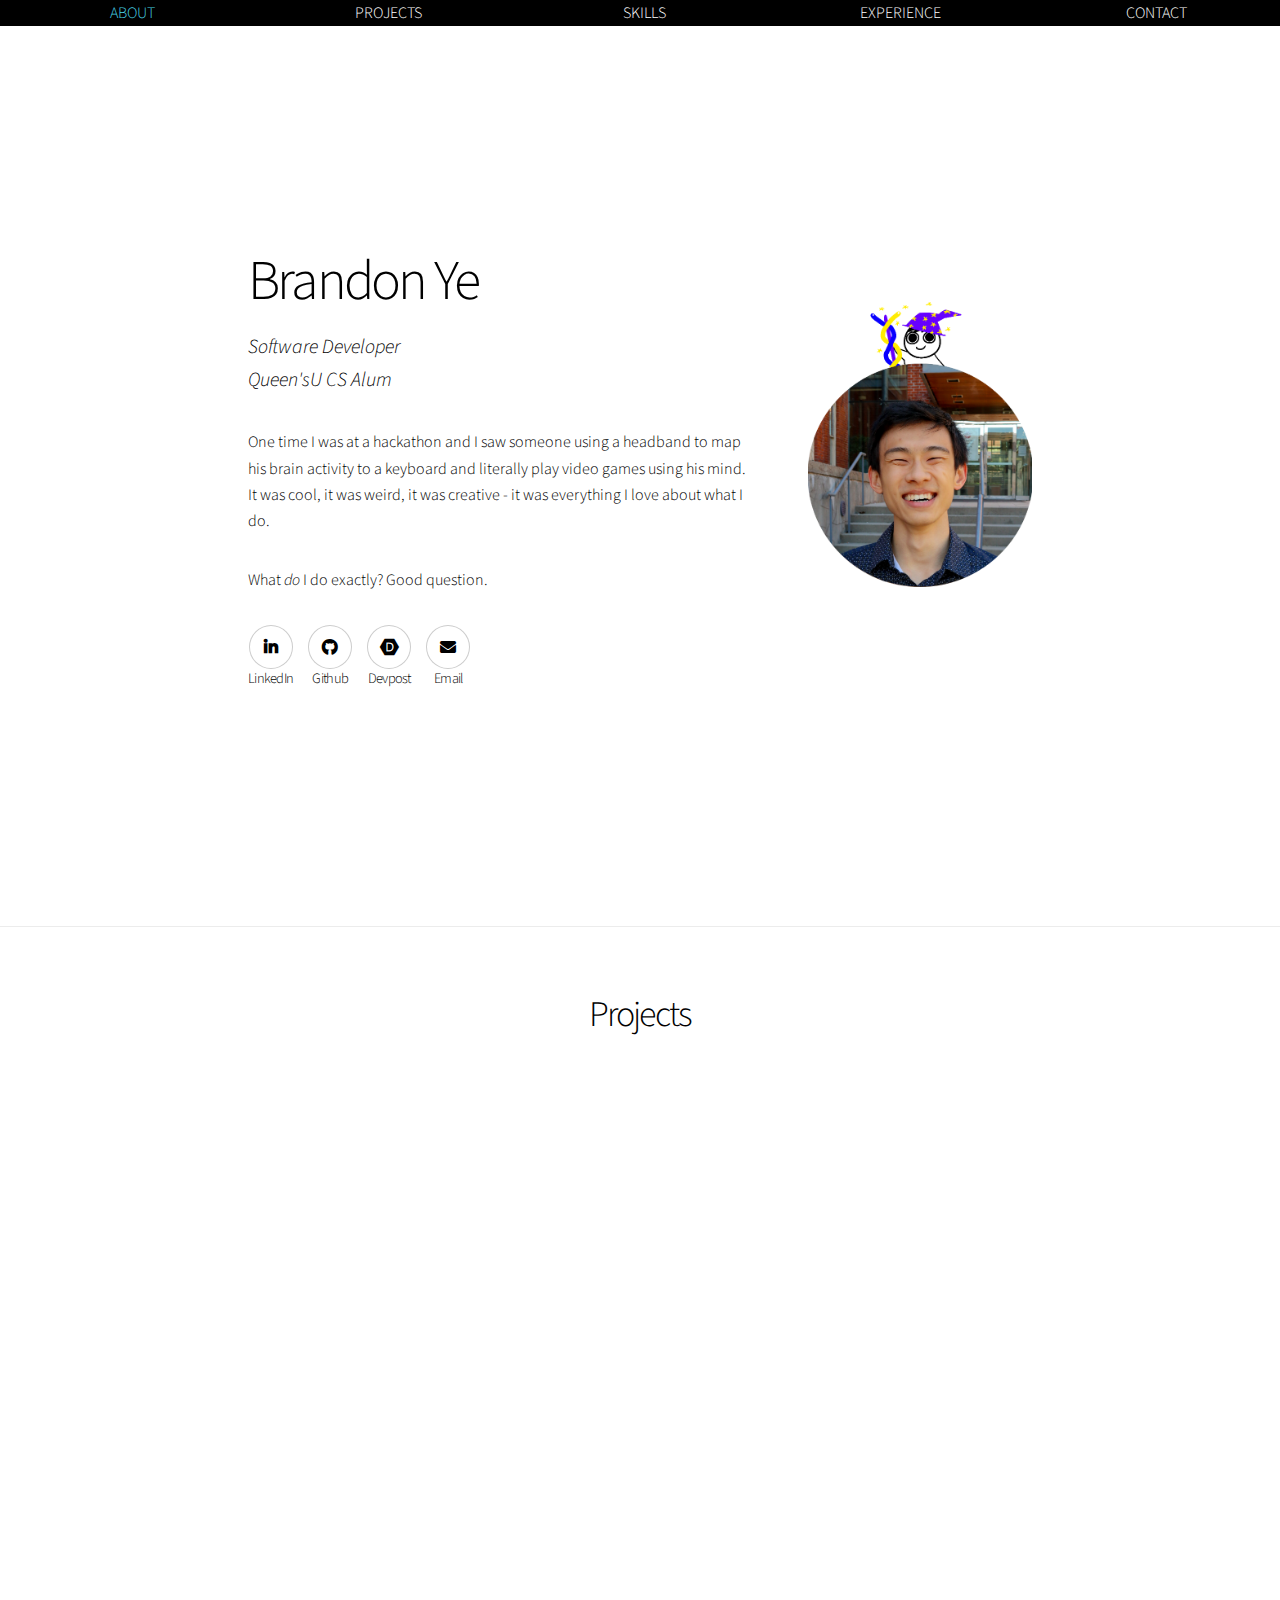
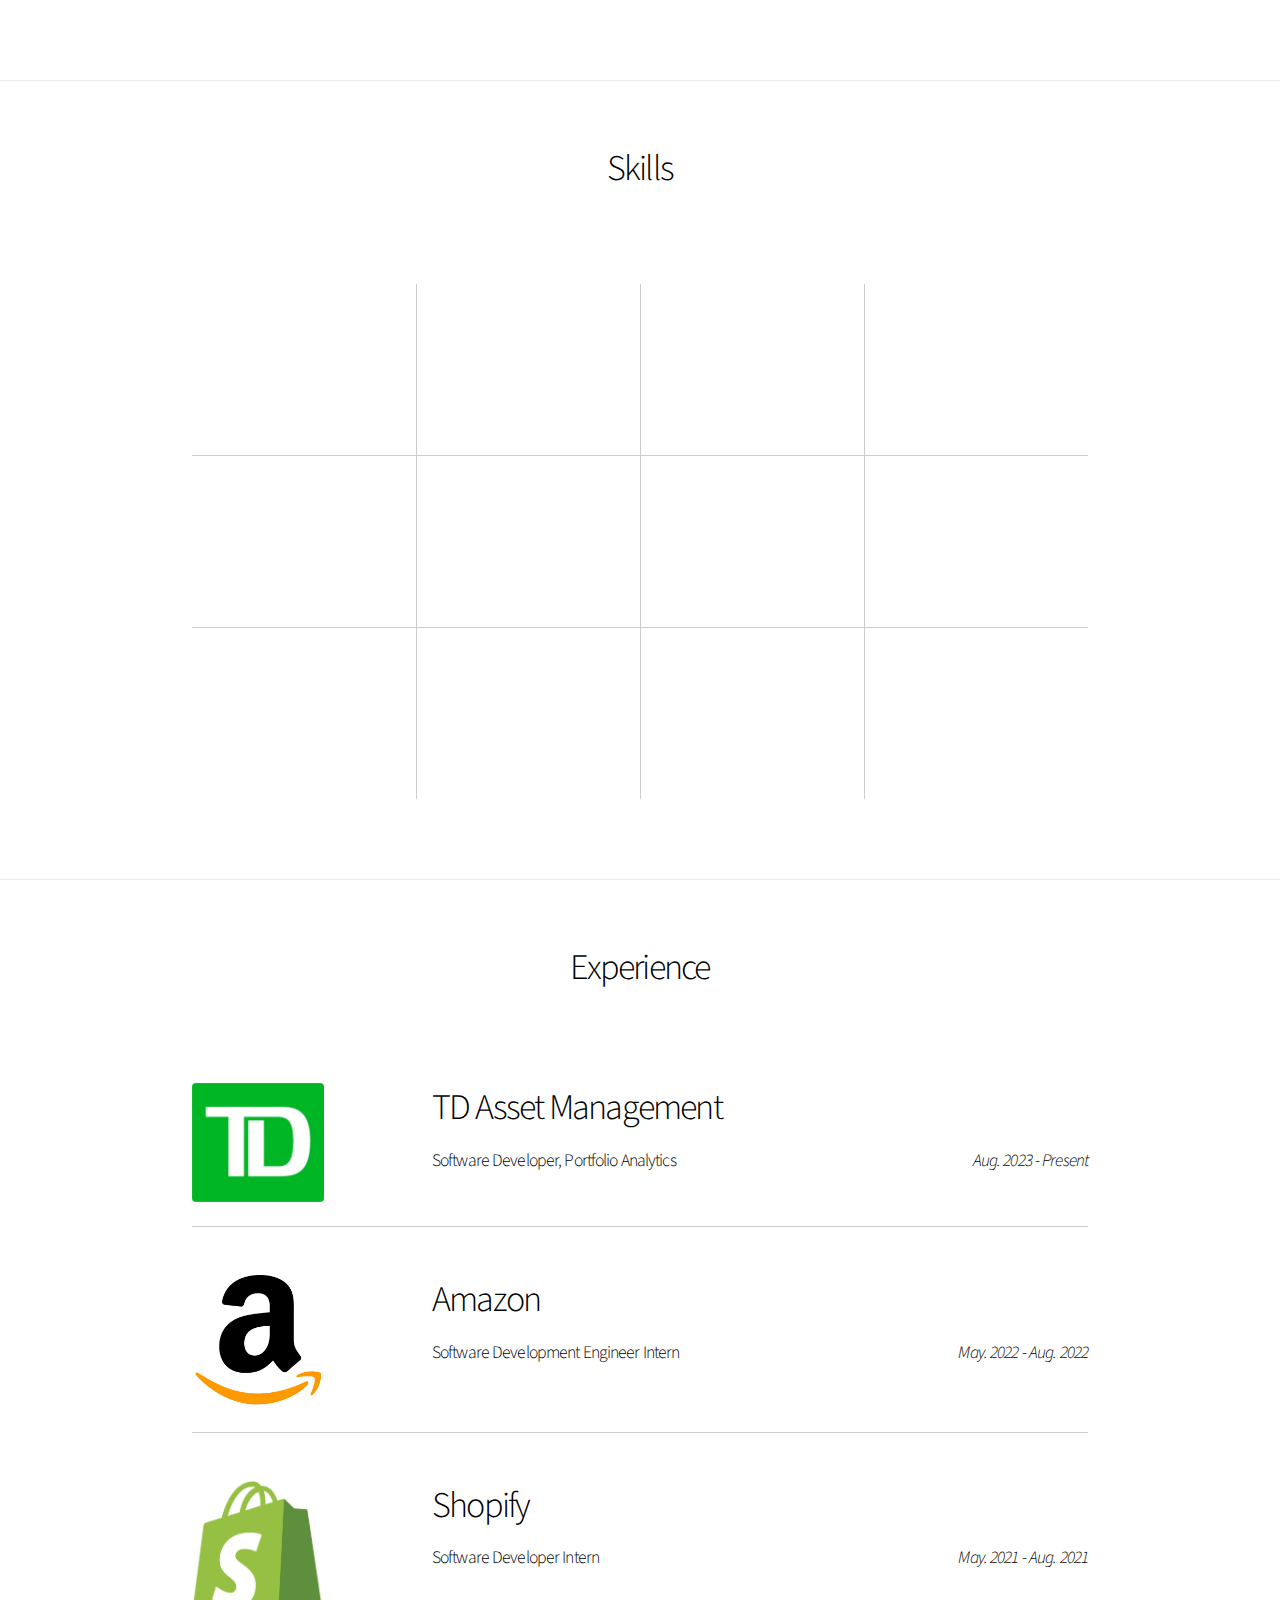
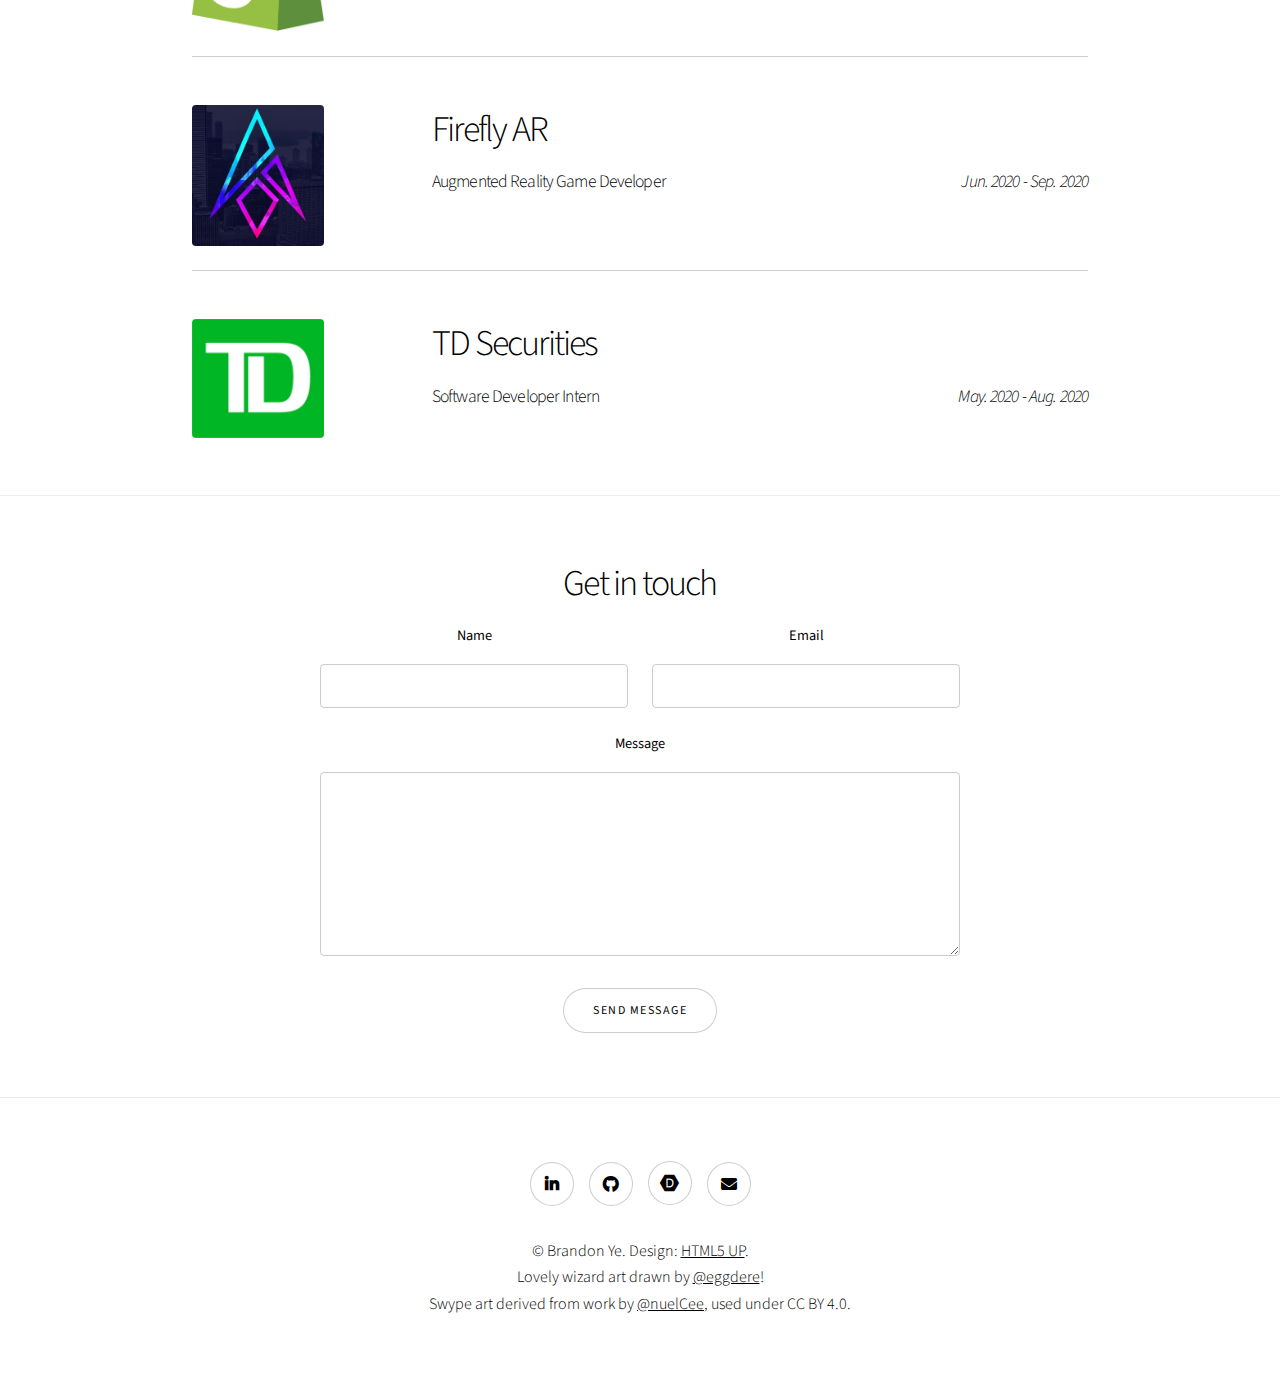
<file: index.html>
<!DOCTYPE html>
<!--
	Story by HTML5 UP
	html5up.net | @ajlkn
	Free for personal and commercial use under the CCA 3.0 license (html5up.net/license)
-->
<html>

<head>
	<title>Brandon Ye</title>
	<meta charset="utf-8" />
	<meta name="viewport" content="width=device-width, initial-scale=1, user-scalable=no" />

	<!-- Stylesheets-->
	<link rel="icon" href="/favi.png" />
	<link rel="stylesheet" href="assets/css/main.css" />
	<noscript>
		<link rel="stylesheet" href="assets/css/noscript.css" />
	</noscript>
	<link rel="stylesheet" href="assets/css/animate.css" />

	<!-- Global site tag (gtag.js) - Google Analytics -->
	<script async src="https://www.googletagmanager.com/gtag/js?id=UA-158887407-1"></script>
	<script>
		window.dataLayer = window.dataLayer || [];
		function gtag() { dataLayer.push(arguments); }
		gtag('js', new Date());

		gtag('config', 'UA-158887407-1');
	</script>

	<!-- Hotjar Tracking Code for yebrandon.com -->
	<script>
		(function (h, o, t, j, a, r)
		{
			h.hj = h.hj || function () { (h.hj.q = h.hj.q || []).push(arguments) };
			h._hjSettings = { hjid: 2223119, hjsv: 6 };
			a = o.getElementsByTagName('head')[0];
			r = o.createElement('script'); r.async = 1;
			r.src = t + h._hjSettings.hjid + j + h._hjSettings.hjsv;
			a.appendChild(r);
		})(window, document, 'https://static.hotjar.com/c/hotjar-', '.js?sv=');
	</script>

	<!-- Link Preview -->
	<meta property="og:url" content="https://yebrandon.com/" />
	<meta property="og:type" content="website" />
	<meta property="og:site_name" content="Brandon Ye" />
	<meta property="og:description" content="Software developer and Queen'sU CS alum. I like to make cool stuff sometimes!" />
	<meta property="og:image" content="/assets/img/preview.jpg" />

</head>

<script src="assets/js/wow.min.js"></script>
<script>
	new WOW().init();
</script>

<body class="is-preload">
	<ul class="navbar" id="navbar">
		<li class="navitem">
			<a class="navlink currentSection" href="#about">ABOUT</a>
		</li>
		<li class="navitem">
			<a class="navlink" href="#projects">PROJECTS</a>
		</li>
		<li class="navitem">
			<a class="navlink" href="#skills">SKILLS</a>
		</li>
		<li class="navitem">
			<a class="navlink" href="#experience">EXPERIENCE</a>
		</li>
		<li class="navitem">
			<a class="navlink" href="#contact">CONTACT</a>
		</li>
	</ul>

	<!-- Wrapper -->
	<div id="wrapper" class="divided">
		<!-- Banner -->
		<section id="about"
			class="banner style3 orient-left content-align-left image-position-left fullscreen onload-image-fade-in onload-content-fade-right">
			<div class="content">
				<h1>Brandon Ye</h1>
				<p class="major">
					<em>Software Developer</em>
					<br />
					<em>Queen'sU CS Alum</em>
				</p>
				<p>
					One time I was at a hackathon and I saw someone using a
					headband to map his brain activity to a keyboard and
					literally play video games using his mind. It was cool,
					it was weird, it was creative - it was everything I love
					about what I do.
				</p>
				<p>What <em>do</em> I do exactly? Good question.</p>

				<div class="inner">
					<ul class="icons">
						<li class='align-center'>
							<a href="https://www.linkedin.com/in/yebrandon/"
								class="icon brands style2 fa-linkedin-in"><span class="label">LinkedIn</span></a>
							</br>
							<h5>LinkedIn</h5>
						</li>
						<li class='align-center'>
							<a href="https://github.com/yebrandon" class="icon brands style2 fa-github"><span
									class="label">Github</span></a>
							</br>
							<h5>Github</h5>
						</li>
						<li class='align-center'>
							<a href="https://devpost.com/yebrandon" class="icon style2 devpost-wrap icon-devpost"><span
									class="label">Devpost</span></a>
							</br>
							<h5>Devpost</h5>
						</li>
						<li class='align-center'>
							<a href="mailto:contactbrandonye@gmail.com" class="icon style2 fa-envelope"><span
									class="label">Email</span></a>
							</br>
							<h5>Email</h5>
						</li>
					</ul>
				</div>


			</div>
			<div class="image">
				<img src="assets/img/banner.png" alt="" />
			</div>
		</section>

		<!-- Projects -->
		<section class="wrapper style1 align-center" id="projects">
			<div class="inner">
				<h2>Projects </h2>
			</div>



			<!-- Gallery -->
			<div class="gallery style1 big onscroll-fade-in">
				<article>
					<a class='image'><img src="assets/img/gallery/voluntera.jpg" alt="" /></a>


					<div class="caption">
						<h3>Voluntera</h3>
						<p>The one-stop shop for social impact. Queen's Tech and Media Association, 2020.</p>
						<ul class="actions fixed">
							<li><a href="https://voluntera.ca"
									class="button primary icon solid small fa-external-link-alt">Visit</a></li>
							<li><a href="https://github.com/yebrandon/voluntera"
									class="button primary icon solid small brands fa-github">Learn
									More</a></li>
						</ul>
					</div>
				</article>
				<article>
					<a class='image'><img src="assets/img/gallery/leya.jpg" alt="" class="image" /></a>

					<div class="caption">
						<h3>leya</h3>
						<p>A Chrome extension that allows you to customize and enhance your browsing experience through
							visual aesthetics and audio ambience. Hack the North 2020++.</p>
						<ul class="actions fixed">
							<li><a href="https://youtu.be/6MU6Hxv-NVk"
									class="button primary icon solid small fa-play">Watch</a>
							</li>
							<li><a href="https://github.com/yebrandon/leya"
									class="button primary icon solid small brands fa-github">Learn
									More</a></li>
						</ul>
					</div>
				</article>
				<article>
					<a class='image'><img src="assets/img/gallery/swype.jpg" alt="" class="image" /></a>

					<div class="caption">
						<h3>Swype</h3>
						<p>A mobile app that makes choosing where to eat fast and easy. Hack Western VII, 2020.</p>
						<ul class="actions fixed">
							<li><a href="https://youtu.be/klGUyrtO-fk"
									class="button primary icon solid small fa-play">Watch</a>
							</li>
							<li><a href="https://github.com/yebrandon/swype"
									class="button primary icon solid small brands fa-github">Learn
									More</a></li>
						</ul>
					</div>
				</article>
				<article>
					<a class='image'><img src="assets/img/gallery/veil.jpg" alt="" class="image" /></a>

					<div class="caption">
						<h3>Veil</h3>
						<p>Using image processing and machine learning to train an AI model that detects whether or not
							someone is wearing a mask. hackHer, 2020.</p>
						<ul class="actions fixed">
							<li><a href="https://www.youtube.com/watch?v=igIYOyoMusU&feature=youtu.be"
									class="button primary icon solid small fa-play">Watch</a>
							</li>
							<li><a href="https://github.com/yebrandon/veil"
									class="button primary icon solid small brands fa-github">Learn
									More</a></li>
						</ul>
					</div>
				</article>
				<article>
					<a class='image'><img src="assets/img/gallery/taxsim.jpg" alt="" class="image" /></a>

					<div class="caption">
						<h3>Tax Simulator</h3>
						<p>An educational game geared towards teaching youth about tax deductions and savings vehicles.
							Hack Western VI, 2019.
						</p>
						<ul class="actions fixed">
							<li><a href="/tax-simulator-2019/index.html"
									class="button primary icon solid small fa-gamepad">Play</a>
							</li>
							<li><a href="https://github.com/yebrandon/tax-simulator"
									class="button primary icon solid small brands fa-github">Learn
									More</a></li>
						</ul>
					</div>
				</article>
				<article>
					<a class='image'> <img src="assets/img/gallery/redandblue.jpg" alt="" class="image" /></a>

					<div class="caption">
						<h3>Red and Blue // Identity and the Creative Process</h3>
						<p>A narrative-driven 2D side scrolling RPG,
							accompanied by a short documentary detailing the creative process and the impact of
							narrative media on my personal life. Years later, still my magnum opus. Highschool
							English class, 2018.</p>
						<ul class="actions fixed">
							<li><a href="https://photos.google.com/share/AF1QipPNEinGzB4NIvh5ciOec9Gi6fWkUIBM4pMpup3J4-FPGaxdNRXN6_MG1zgQ36-__g?key=OTVzZGIxNllGTkNlU3luVV9McG5wQnhhWEFRcGpR"
									class="button primary icon solid small fa-play">Watch</a>
							</li>
							<li><a href="/red-and-blue/index.html"
									class="button primary icon solid small  fa-gamepad">Play</a></li>
						</ul>
					</div>
				</article>

		</section>

		<!-- Skills -->
		<section class="wrapper style1 align-center" id="skills">
			<div class="inner">
				<h2>Skills</h2>
				<br />

				<div class="items style1 small onscroll-fade-in">

					<section>
						<span class="image fithalf"><img src="assets/img/items/java.jpg" alt="" /></span>
						<h3>Java</h3>
					</section>
					<section>
						<span class="image fithalf"><img src="assets/img/items/js.jpg" alt="" /></span>
						<h3>Javascript</h3>
					</section>
					<section>
						<span class="image fithalf"><img src="assets/img/items/python.jpg" alt="" /></span>
						<h3>Python</h3>
					</section>
					<section>
						<span class="image fithalf"><img src="assets/img/items/ruby.jpg" alt="" /></span>
						<h3>Ruby</h3>
					</section>
					<section>
						<span class="image fithalf"><img src="assets/img/items/csharp.jpg" alt="" /></span>
						<h3>C#</h3>
					</section>
					<section>
						<span class="image fithalf"><img src="assets/img/items/html.jpg" alt="" /></span>
						<h3>HTML</h3>
					</section>
					<section>
						<span class="image fithalf"><img src="assets/img/items/css.jpg" alt="" /></span>
						<h3>CSS</h3>
					</section>
					<section>
						<span class="image fithalf"><img src="assets/img/items/sql.jpg" alt="" /></span>
						<h3>SQL</h3>
					</section>
					<section>
						<span class="image fithalf"><img src="assets/img/items/react.jpg" alt="" /></span>
						<h3>React</h3>
					</section>
					<section>
						<span class="image fithalf"><img src="assets/img/items/nodejs.jpg" alt="" /></span>
						<h3>Node.js</h3>
					</section>
					<section>
						<span class="image fithalf"><img src="assets/img/items/ror.jpg" alt="" /></span>
						<h3>Ruby on Rails</h3>
					</section>
					<section>
						<span class="image fithalf"><img src="assets/img/items/unity.jpg" alt="" /></span>
						<h3>Unity</h3>
					</section>
				</div>
			</div>
		</section>

		<!--Experience-->
		<section class="wrapper style1 align-center" id="experience">
			<div class="inner">
				<h2>Experience</h2>
				<br />
				<div class="index align-left">
					<section>
						<header class="expheader">
							<span class="image expimg"><img class="sideimg" src="assets/img/td.jpg"
									alt="" /></span>
						</header>
						<div class="content">
							<h2>TD Asset Management</h2>
							<h4 style="float: left">
								Software Developer, Portfolio Analytics
							</h4>
							<h4 style="float: right">
								<em>Aug. 2023 - Present</em>
							</h4>
						</div>
					</section>
					<section>
						<header class="expheader">
							<span class="image expimg"><img class="sideimg" src="assets/img/amazon.jpg"
									alt="" /></span>
						</header>
						<div class="content">
							<h2>Amazon</h2>
							<h4 style="float: left">
								Software Development Engineer Intern
							</h4>
							<h4 style="float: right">
								<em>May. 2022 - Aug. 2022</em>
							</h4>
						</div>
					</section>
					<section>
						<header class="expheader">
							<span class="image expimg"><img class="sideimg" src="assets/img/shopify.jpg"
									alt="" /></span>
						</header>
						<div class="content">
							<h2>Shopify</h2>
							<h4 style="float: left">
								Software Developer Intern
							</h4>
							<h4 style="float: right">
								<em>May. 2021 - Aug. 2021</em>
							</h4>
						</div>
					</section>
					<section>
						<header class="expheader">
							<span class="image expimg"><img class="sideimg" src="assets/img/firefly.jpg"
									alt="" /></span>
						</header>
						<div class="content">
							<h2>Firefly AR</h2>
							<h4 style="float: left">
								Augmented Reality Game Developer
							</h4>
							<h4 style="float: right">
								<em>Jun. 2020 - Sep. 2020</em>
							</h4>
							<div style="clear: both"></div>
						</div>
					</section>
					<section>
						<header class="expheader">
							<span class="image expimg"><img class="sideimg" src="assets/img/td.jpg" alt="" /></span>
						</header>
						<div class="content">
							<h2>TD Securities</h2>
							<h4 style="float: left">
								Software Developer Intern
							</h4>
							<h4 style="float: right">
								<em>May. 2020 - Aug. 2020</em>
							</h4>
						</div>
					</section>
				</div>
			</div>
		</section>

		<!-- Contact -->
		<section class="wrapper style1 align-center" id="contact">
			<div class="inner medium">
				<h2>Get in touch</h2>
				<form accept-charset="utf-8" method="post" action="https://formspree.io/f/contactbrandonye@gmail.com">
					<div class="fields">
						<div class="field half">
							<label for="name">Name</label>
							<input type="text" name="name" id="name" value="" />
						</div>
						<div class="field half">
							<label for="email">Email</label>
							<input type="email" name="email" id="email" value="" />
						</div>
						<div class="field">
							<label for="message">Message</label>
							<textarea name="message" id="message" rows="6"></textarea>
						</div>
					</div>
					<ul class="actions special">
						<li>
							<input type="submit" name="submit" id="submit" value="Send Message" />
						</li>
					</ul>
				</form>
			</div>
		</section>

		<!-- Footer -->
		<footer class="wrapper style1 align-center">
			<div class="inner">
				<ul class="icons">
					<li>
						<a href="https://www.linkedin.com/in/yebrandon/" class="icon brands style2 fa-linkedin-in"><span
								class="label">LinkedIn</span></a>
					</li>
					<li>
						<a href="https://github.com/yebrandon" class="icon brands style2 fa-github"><span
								class="label">Github</span></a>
					</li>
					<li>
						<a href="https://devpost.com/yebrandon" class="icon style2 devpost-wrap icon-devpost"><span
								class="label">Devpost</span></a>
					</li>
					<li>
						<a href="mailto:contactbrandonye@gmail.com" class="icon style2 fa-envelope"><span
								class="label">Email</span></a>
					</li>
				</ul>
				<p>
					&copy; Brandon Ye. Design:
					<a href="https://html5up.net">HTML5 UP</a>.
					</br>
					Lovely wizard art drawn by <a href="https://eggdere.carrd.co">@eggdere</a>!</em>
					</br>
					Swype art derived from work by
					<a href="https://twitter.com/nuelCee_">@nuelCee</a>, used under CC BY 4.0.
				</p>
			</div>
		</footer>
	</div>

	<!-- Scripts -->
	<script src="assets/js/jquery.min.js"></script>
	<script src="assets/js/jquery.scrollex.min.js"></script>
	<script src="assets/js/jquery.scrolly.min.js"></script>
	<script src="assets/js/browser.min.js"></script>
	<script src="assets/js/breakpoints.min.js"></script>
	<script src="assets/js/util.js"></script>
	<script src="assets/js/main.js"></script>
</body>

</html>
</file>
<file: assets/css/noscript.css>
/*
	Story by HTML5 UP
	html5up.net | @ajlkn
	Free for personal and commercial use under the CCA 3.0 license (html5up.net/license)
*/

/* Banner (transitions) */

	.banner.onload-content-fade-up .content {
		-moz-transition: none;
		-webkit-transition: none;
		-ms-transition: none;
		transition: none;
	}

	body.is-preload .banner.onload-content-fade-up .content {
		-moz-transform: none;
		-webkit-transform: none;
		-ms-transform: none;
		transform: none;
		opacity: 1;
	}

	.banner.onload-content-fade-down .content {
		-moz-transition: none;
		-webkit-transition: none;
		-ms-transition: none;
		transition: none;
	}

	body.is-preload .banner.onload-content-fade-down .content {
		-moz-transform: none;
		-webkit-transform: none;
		-ms-transform: none;
		transform: none;
		opacity: 1;
	}

	.banner.onload-content-fade-left .content {
		-moz-transition: none;
		-webkit-transition: none;
		-ms-transition: none;
		transition: none;
	}

	body.is-preload .banner.onload-content-fade-left .content {
		-moz-transform: none;
		-webkit-transform: none;
		-ms-transform: none;
		transform: none;
		opacity: 1;
	}

	.banner.onload-content-fade-right .content {
		-moz-transition: none;
		-webkit-transition: none;
		-ms-transition: none;
		transition: none;
	}

	body.is-preload .banner.onload-content-fade-right .content {
		-moz-transform: none;
		-webkit-transform: none;
		-ms-transform: none;
		transform: none;
		opacity: 1;
	}

	.banner.onload-content-fade-in .content {
		-moz-transition: none;
		-webkit-transition: none;
		-ms-transition: none;
		transition: none;
	}

	body.is-preload .banner.onload-content-fade-in .content {
		-moz-transform: none;
		-webkit-transform: none;
		-ms-transform: none;
		transform: none;
		opacity: 1;
	}

	.banner.onload-image-fade-up .image {
		-moz-transition: none;
		-webkit-transition: none;
		-ms-transition: none;
		transition: none;
	}

		.banner.onload-image-fade-up .image img {
			-moz-transition: none;
			-webkit-transition: none;
			-ms-transition: none;
			transition: none;
		}

	body.is-preload .banner.onload-image-fade-up .image {
		-moz-transform: none;
		-webkit-transform: none;
		-ms-transform: none;
		transform: none;
		opacity: 1;
	}

		body.is-preload .banner.onload-image-fade-up .image img {
			opacity: 1;
		}

	.banner.onload-image-fade-down .image {
		-moz-transition: none;
		-webkit-transition: none;
		-ms-transition: none;
		transition: none;
	}

		.banner.onload-image-fade-down .image img {
			-moz-transition: none;
			-webkit-transition: none;
			-ms-transition: none;
			transition: none;
		}

	body.is-preload .banner.onload-image-fade-down .image {
		-moz-transform: none;
		-webkit-transform: none;
		-ms-transform: none;
		transform: none;
		opacity: 1;
	}

		body.is-preload .banner.onload-image-fade-down .image img {
			opacity: 1;
		}

	.banner.onload-image-fade-left .image {
		-moz-transition: none;
		-webkit-transition: none;
		-ms-transition: none;
		transition: none;
	}

		.banner.onload-image-fade-left .image img {
			-moz-transition: none;
			-webkit-transition: none;
			-ms-transition: none;
			transition: none;
		}

	body.is-preload .banner.onload-image-fade-left .image {
		-moz-transform: none;
		-webkit-transform: none;
		-ms-transform: none;
		transform: none;
		opacity: 1;
	}

		body.is-preload .banner.onload-image-fade-left .image img {
			opacity: 1;
		}

	.banner.onload-image-fade-right .image {
		-moz-transition: none;
		-webkit-transition: none;
		-ms-transition: none;
		transition: none;
	}

		.banner.onload-image-fade-right .image img {
			-moz-transition: none;
			-webkit-transition: none;
			-ms-transition: none;
			transition: none;
		}

	body.is-preload .banner.onload-image-fade-right .image {
		-moz-transform: none;
		-webkit-transform: none;
		-ms-transform: none;
		transform: none;
		opacity: 1;
	}

		body.is-preload .banner.onload-image-fade-right .image img {
			opacity: 1;
		}

	.banner.onload-image-fade-in .image img {
		-moz-transition: none;
		-webkit-transition: none;
		-ms-transition: none;
		transition: none;
	}

	body.is-preload .banner.onload-image-fade-in .image img {
		opacity: 1;
	}

	.banner.onscroll-content-fade-up .content {
		-moz-transition: none;
		-webkit-transition: none;
		-ms-transition: none;
		transition: none;
	}

	.banner.onscroll-content-fade-up.is-inactive .content {
		-moz-transform: none;
		-webkit-transform: none;
		-ms-transform: none;
		transform: none;
		opacity: 1;
	}

	.banner.onscroll-content-fade-down .content {
		-moz-transition: none;
		-webkit-transition: none;
		-ms-transition: none;
		transition: none;
	}

	.banner.onscroll-content-fade-down.is-inactive .content {
		-moz-transform: none;
		-webkit-transform: none;
		-ms-transform: none;
		transform: none;
		opacity: 1;
	}

	.banner.onscroll-content-fade-left .content {
		-moz-transition: none;
		-webkit-transition: none;
		-ms-transition: none;
		transition: none;
	}

	.banner.onscroll-content-fade-left.is-inactive .content {
		-moz-transform: none;
		-webkit-transform: none;
		-ms-transform: none;
		transform: none;
		opacity: 1;
	}

	.banner.onscroll-content-fade-right .content {
		-moz-transition: none;
		-webkit-transition: none;
		-ms-transition: none;
		transition: none;
	}

	.banner.onscroll-content-fade-right.is-inactive .content {
		-moz-transform: none;
		-webkit-transform: none;
		-ms-transform: none;
		transform: none;
		opacity: 1;
	}

	.banner.onscroll-content-fade-in .content {
		-moz-transition: none;
		-webkit-transition: none;
		-ms-transition: none;
		transition: none;
	}

	.banner.onscroll-content-fade-in.is-inactive .content {
		-moz-transform: none;
		-webkit-transform: none;
		-ms-transform: none;
		transform: none;
		opacity: 1;
	}

	.banner.onscroll-image-fade-up .image {
		-moz-transition: none;
		-webkit-transition: none;
		-ms-transition: none;
		transition: none;
	}

		.banner.onscroll-image-fade-up .image img {
			-moz-transition: none;
			-webkit-transition: none;
			-ms-transition: none;
			transition: none;
		}

	.banner.onscroll-image-fade-up.is-inactive .image {
		-moz-transform: none;
		-webkit-transform: none;
		-ms-transform: none;
		transform: none;
		opacity: 1;
	}

		.banner.onscroll-image-fade-up.is-inactive .image img {
			opacity: 1;
		}

	.banner.onscroll-image-fade-down .image {
		-moz-transition: none;
		-webkit-transition: none;
		-ms-transition: none;
		transition: none;
	}

		.banner.onscroll-image-fade-down .image img {
			-moz-transition: none;
			-webkit-transition: none;
			-ms-transition: none;
			transition: none;
		}

	.banner.onscroll-image-fade-down.is-inactive .image {
		-moz-transform: none;
		-webkit-transform: none;
		-ms-transform: none;
		transform: none;
		opacity: 1;
	}

		.banner.onscroll-image-fade-down.is-inactive .image img {
			opacity: 1;
		}

	.banner.onscroll-image-fade-left .image {
		-moz-transition: none;
		-webkit-transition: none;
		-ms-transition: none;
		transition: none;
	}

		.banner.onscroll-image-fade-left .image img {
			-moz-transition: none;
			-webkit-transition: none;
			-ms-transition: none;
			transition: none;
		}

	.banner.onscroll-image-fade-left.is-inactive .image {
		-moz-transform: none;
		-webkit-transform: none;
		-ms-transform: none;
		transform: none;
		opacity: 1;
	}

		.banner.onscroll-image-fade-left.is-inactive .image img {
			opacity: 1;
		}

	.banner.onscroll-image-fade-right .image {
		-moz-transition: none;
		-webkit-transition: none;
		-ms-transition: none;
		transition: none;
	}

		.banner.onscroll-image-fade-right .image img {
			-moz-transition: none;
			-webkit-transition: none;
			-ms-transition: none;
			transition: none;
		}

	.banner.onscroll-image-fade-right.is-inactive .image {
		-moz-transform: none;
		-webkit-transform: none;
		-ms-transform: none;
		transform: none;
		opacity: 1;
	}

		.banner.onscroll-image-fade-right.is-inactive .image img {
			opacity: 1;
		}

	.banner.onscroll-image-fade-in .image img {
		-moz-transition: none;
		-webkit-transition: none;
		-ms-transition: none;
		transition: none;
	}

	.banner.onscroll-image-fade-in.is-inactive .image img {
		opacity: 1;
	}
</file>
<file: assets/css/main.css>
@import url(fontawesome-all.min.css);
@import url('https://fonts.googleapis.com/css?family=Source+Sans+Pro:300,300i,400,400i');

/*
	Story by HTML5 UP
	html5up.net | @ajlkn
	Free for personal and commercial use under the CCA 3.0 license (html5up.net/license)
*/

html,
body,
div,
span,
applet,
object,
iframe,
h1,
h2,
h3,
h4,
h5,
h6,
p,
blockquote,
pre,
a,
abbr,
acronym,
address,
big,
cite,
code,
del,
dfn,
em,
img,
ins,
kbd,
q,
s,
samp,
small,
strike,
strong,
sub,
sup,
tt,
var,
b,
u,
i,
center,
dl,
dt,
dd,
ol,
ul,
li,
fieldset,
form,
label,
legend,
table,
caption,
tbody,
tfoot,
thead,
tr,
th,
td,
article,
aside,
canvas,
details,
embed,
figure,
figcaption,
footer,
header,
hgroup,
menu,
nav,
output,
ruby,
section,
summary,
time,
mark,
audio,
video {
	margin: 0;
	padding: 0;
	border: 0;
	font-size: 100%;
	font: inherit;
	vertical-align: baseline;
}

article,
aside,
details,
figcaption,
figure,
footer,
header,
hgroup,
menu,
nav,
section {
	display: block;
}

body {
	line-height: 1;
}

ol,
ul {
	list-style: none;
}

blockquote,
q {
	quotes: none;
}

blockquote:before,
blockquote:after,
q:before,
q:after {
	content: '';
	content: none;
}

table {
	border-collapse: collapse;
	border-spacing: 0;
}

body {
	-webkit-text-size-adjust: none;
}

mark {
	background-color: transparent;
	color: inherit;
}

input::-moz-focus-inner {
	border: 0;
	padding: 0;
}

input,
select,
textarea {
	-moz-appearance: none;
	-webkit-appearance: none;
	-ms-appearance: none;
	appearance: none;
}

/* Basic */

@-ms-viewport {
	width: device-width;
}

body {
	-ms-overflow-style: scrollbar;
}

@media screen and (max-width: 480px) {
	html,
	body {
		min-width: 320px;
	}
}

html {
	box-sizing: border-box;
	scroll-behavior: smooth;
}

*,
*:before,
*:after {
	box-sizing: inherit;
}

body {
	background: #ffffff;
}

body.is-preload *,
body.is-preload *:before,
body.is-preload *:after {
	-moz-animation: none !important;
	-webkit-animation: none !important;
	-ms-animation: none !important;
	animation: none !important;
	-moz-transition: none !important;
	-webkit-transition: none !important;
	-ms-transition: none !important;
	transition: none !important;
}

/* Type */

html {
	font-size: 16pt;
}

@media screen and (max-width: 1680px) {
	html {
		font-size: 14pt;
	}
}

@media screen and (max-width: 1280px) {
	html {
		font-size: 12pt;
	}
}

@media screen and (max-width: 736px) {
	html {
		font-size: 11pt;
	}
}

@media screen and (max-width: 360px) {
	html {
		font-size: 10pt;
	}
}

body {
	background-color: #ffffff;
	color: #000000;
}

body,
input,
select,
textarea {
	font-family: 'Source Sans Pro', Helvetica, sans-serif;
	font-size: 1rem;
	font-weight: 300;
	line-height: 1.65;
}

a {
	-moz-transition: color 0.2s ease-in-out;
	-webkit-transition: color 0.2s ease-in-out;
	-ms-transition: color 0.2s ease-in-out;
	transition: color 0.2s ease-in-out;
	text-decoration: underline;
}

strong,
b {
	font-weight: 400;
}

em,
i {
	font-style: italic;
}

p {
	margin: 0 0 2rem 0;
}

p.major {
	font-size: 1.25rem;
}

h1,
h2,
h3,
h4,
h5 {
	font-weight: 300;
	line-height: 1.375;
	letter-spacing: -0.05em;
	margin: 0 0 1rem 0;
}

h1 a,
h2 a,
h3 a,
h4 a,
h5 a,
h6 a {
	color: inherit;
	text-decoration: none;
}

h1 {
	font-size: 3.5rem;
	line-height: 1.2;
}

h2 {
	font-size: 2.25rem;
}

h3 {
	font-size: 1.5rem;
}

h4 {
	font-size: 1.1rem;
}

h5 {
	font-size: 0.9rem;
}

h6 {
	font-size: 0.7rem;
}

sub {
	font-size: 0.8rem;
	position: relative;
	top: 0.5rem;
}

sup {
	font-size: 0.8rem;
	position: relative;
	top: -0.5rem;
}

blockquote {
	border-left: solid 4px;
	font-style: italic;
	margin: 0 0 2rem 0;
	padding: 0.5rem 0 0.5rem 2rem;
}

code {
	border-radius: 4px;
	font-family: 'Courier New', monospace;
	font-size: 0.9em;
	margin: 0 0.25rem;
	padding: 0.25rem 0.325rem;
}

pre {
	-webkit-overflow-scrolling: touch;
	font-family: 'Courier New', monospace;
	font-size: 0.9em;
	margin: 0 0 2rem 0;
}

pre code {
	display: block;
	line-height: 1.5;
	padding: 0.75rem 1rem;
	overflow-x: auto;
}

hr {
	border: 0;
	border-bottom: solid 1px;
	margin: 2.5rem 0;
}

hr.major {
	margin: 3.5rem 0;
}

.align-left {
	text-align: left;
}

.align-center {
	text-align: center;
}

.align-right {
	text-align: right;
}

@media screen and (max-width: 736px) {
	p.major {
		font-size: 1.1rem;
	}

	h1 {
		font-size: 2.5rem;
	}

	h2 {
		font-size: 2rem;
	}

	h3 {
		font-size: 1.25rem;
	}

	h4 {
		font-size: 1rem;
	}
}

input,
select,
textarea {
	color: #000000;
}

a {
	color: #000000;
}

a:hover {
	color: #47d3e5;
}

strong,
b {
	color: #000000;
}

h1,
h2,
h3,
h4,
h5,
h6 {
	color: #000000;
}

blockquote {
	border-left-color: rgba(0, 0, 0, 0.2);
}

code {
	background: rgba(0, 0, 0, 0.05);
	border-color: rgba(0, 0, 0, 0.2);
}

hr {
	border-bottom-color: rgba(0, 0, 0, 0.2);
}

/* Row */

.row {
	display: flex;
	flex-wrap: wrap;
	box-sizing: border-box;
	align-items: stretch;
}

.row > * {
	box-sizing: border-box;
}

.row.gtr-uniform > * > :last-child {
	margin-bottom: 0;
}

.row.aln-left {
	justify-content: flex-start;
}

.row.aln-center {
	justify-content: center;
}

.row.aln-right {
	justify-content: flex-end;
}

.row.aln-top {
	align-items: flex-start;
}

.row.aln-middle {
	align-items: center;
}

.row.aln-bottom {
	align-items: flex-end;
}

.row > .imp {
	order: -1;
}

.row > .col-1 {
	width: 8.33333%;
}

.row > .off-1 {
	margin-left: 8.33333%;
}

.row > .col-2 {
	width: 16.66667%;
}

.row > .off-2 {
	margin-left: 16.66667%;
}

.row > .col-3 {
	width: 25%;
}

.row > .off-3 {
	margin-left: 25%;
}

.row > .col-4 {
	width: 33.33333%;
}

.row > .off-4 {
	margin-left: 33.33333%;
}

.row > .col-5 {
	width: 41.66667%;
}

.row > .off-5 {
	margin-left: 41.66667%;
}

.row > .col-6 {
	width: 50%;
}

.row > .off-6 {
	margin-left: 50%;
}

.row > .col-7 {
	width: 58.33333%;
}

.row > .off-7 {
	margin-left: 58.33333%;
}

.row > .col-8 {
	width: 66.66667%;
}

.row > .off-8 {
	margin-left: 66.66667%;
}

.row > .col-9 {
	width: 75%;
}

.row > .off-9 {
	margin-left: 75%;
}

.row > .col-10 {
	width: 83.33333%;
}

.row > .off-10 {
	margin-left: 83.33333%;
}

.row > .col-11 {
	width: 91.66667%;
}

.row > .off-11 {
	margin-left: 91.66667%;
}

.row > .col-12 {
	width: 100%;
}

.row > .off-12 {
	margin-left: 100%;
}

.row.gtr-0 {
	margin-top: 0;
	margin-left: 0rem;
}

.row.gtr-0 > * {
	padding: 0 0 0 0rem;
}

.row.gtr-0.gtr-uniform {
	margin-top: 0rem;
}

.row.gtr-0.gtr-uniform > * {
	padding-top: 0rem;
}

.row.gtr-25 {
	margin-top: 0;
	margin-left: -0.5rem;
}

.row.gtr-25 > * {
	padding: 0 0 0 0.5rem;
}

.row.gtr-25.gtr-uniform {
	margin-top: -0.5rem;
}

.row.gtr-25.gtr-uniform > * {
	padding-top: 0.5rem;
}

.row.gtr-50 {
	margin-top: 0;
	margin-left: -1rem;
}

.row.gtr-50 > * {
	padding: 0 0 0 1rem;
}

.row.gtr-50.gtr-uniform {
	margin-top: -1rem;
}

.row.gtr-50.gtr-uniform > * {
	padding-top: 1rem;
}

.row {
	margin-top: 0;
	margin-left: -2rem;
}

.row > * {
	padding: 0 0 0 2rem;
}

.row.gtr-uniform {
	margin-top: -2rem;
}

.row.gtr-uniform > * {
	padding-top: 2rem;
}

.row.gtr-150 {
	margin-top: 0;
	margin-left: -3rem;
}

.row.gtr-150 > * {
	padding: 0 0 0 3rem;
}

.row.gtr-150.gtr-uniform {
	margin-top: -3rem;
}

.row.gtr-150.gtr-uniform > * {
	padding-top: 3rem;
}

.row.gtr-200 {
	margin-top: 0;
	margin-left: -4rem;
}

.row.gtr-200 > * {
	padding: 0 0 0 4rem;
}

.row.gtr-200.gtr-uniform {
	margin-top: -4rem;
}

.row.gtr-200.gtr-uniform > * {
	padding-top: 4rem;
}

@media screen and (max-width: 1680px) {
	.row {
		display: flex;
		flex-wrap: wrap;
		box-sizing: border-box;
		align-items: stretch;
	}

	.row > * {
		box-sizing: border-box;
	}

	.row.gtr-uniform > * > :last-child {
		margin-bottom: 0;
	}

	.row.aln-left {
		justify-content: flex-start;
	}

	.row.aln-center {
		justify-content: center;
	}

	.row.aln-right {
		justify-content: flex-end;
	}

	.row.aln-top {
		align-items: flex-start;
	}

	.row.aln-middle {
		align-items: center;
	}

	.row.aln-bottom {
		align-items: flex-end;
	}

	.row > .imp-xlarge {
		order: -1;
	}

	.row > .col-1-xlarge {
		width: 8.33333%;
	}

	.row > .off-1-xlarge {
		margin-left: 8.33333%;
	}

	.row > .col-2-xlarge {
		width: 16.66667%;
	}

	.row > .off-2-xlarge {
		margin-left: 16.66667%;
	}

	.row > .col-3-xlarge {
		width: 25%;
	}

	.row > .off-3-xlarge {
		margin-left: 25%;
	}

	.row > .col-4-xlarge {
		width: 33.33333%;
	}

	.row > .off-4-xlarge {
		margin-left: 33.33333%;
	}

	.row > .col-5-xlarge {
		width: 41.66667%;
	}

	.row > .off-5-xlarge {
		margin-left: 41.66667%;
	}

	.row > .col-6-xlarge {
		width: 50%;
	}

	.row > .off-6-xlarge {
		margin-left: 50%;
	}

	.row > .col-7-xlarge {
		width: 58.33333%;
	}

	.row > .off-7-xlarge {
		margin-left: 58.33333%;
	}

	.row > .col-8-xlarge {
		width: 66.66667%;
	}

	.row > .off-8-xlarge {
		margin-left: 66.66667%;
	}

	.row > .col-9-xlarge {
		width: 75%;
	}

	.row > .off-9-xlarge {
		margin-left: 75%;
	}

	.row > .col-10-xlarge {
		width: 83.33333%;
	}

	.row > .off-10-xlarge {
		margin-left: 83.33333%;
	}

	.row > .col-11-xlarge {
		width: 91.66667%;
	}

	.row > .off-11-xlarge {
		margin-left: 91.66667%;
	}

	.row > .col-12-xlarge {
		width: 100%;
	}

	.row > .off-12-xlarge {
		margin-left: 100%;
	}

	.row.gtr-0 {
		margin-top: 0;
		margin-left: 0rem;
	}

	.row.gtr-0 > * {
		padding: 0 0 0 0rem;
	}

	.row.gtr-0.gtr-uniform {
		margin-top: 0rem;
	}

	.row.gtr-0.gtr-uniform > * {
		padding-top: 0rem;
	}

	.row.gtr-25 {
		margin-top: 0;
		margin-left: -0.5rem;
	}

	.row.gtr-25 > * {
		padding: 0 0 0 0.5rem;
	}

	.row.gtr-25.gtr-uniform {
		margin-top: -0.5rem;
	}

	.row.gtr-25.gtr-uniform > * {
		padding-top: 0.5rem;
	}

	.row.gtr-50 {
		margin-top: 0;
		margin-left: -1rem;
	}

	.row.gtr-50 > * {
		padding: 0 0 0 1rem;
	}

	.row.gtr-50.gtr-uniform {
		margin-top: -1rem;
	}

	.row.gtr-50.gtr-uniform > * {
		padding-top: 1rem;
	}

	.row {
		margin-top: 0;
		margin-left: -2rem;
	}

	.row > * {
		padding: 0 0 0 2rem;
	}

	.row.gtr-uniform {
		margin-top: -2rem;
	}

	.row.gtr-uniform > * {
		padding-top: 2rem;
	}

	.row.gtr-150 {
		margin-top: 0;
		margin-left: -3rem;
	}

	.row.gtr-150 > * {
		padding: 0 0 0 3rem;
	}

	.row.gtr-150.gtr-uniform {
		margin-top: -3rem;
	}

	.row.gtr-150.gtr-uniform > * {
		padding-top: 3rem;
	}

	.row.gtr-200 {
		margin-top: 0;
		margin-left: -4rem;
	}

	.row.gtr-200 > * {
		padding: 0 0 0 4rem;
	}

	.row.gtr-200.gtr-uniform {
		margin-top: -4rem;
	}

	.row.gtr-200.gtr-uniform > * {
		padding-top: 4rem;
	}
}

@media screen and (max-width: 1280px) {
	.row {
		display: flex;
		flex-wrap: wrap;
		box-sizing: border-box;
		align-items: stretch;
	}

	.row > * {
		box-sizing: border-box;
	}

	.row.gtr-uniform > * > :last-child {
		margin-bottom: 0;
	}

	.row.aln-left {
		justify-content: flex-start;
	}

	.row.aln-center {
		justify-content: center;
	}

	.row.aln-right {
		justify-content: flex-end;
	}

	.row.aln-top {
		align-items: flex-start;
	}

	.row.aln-middle {
		align-items: center;
	}

	.row.aln-bottom {
		align-items: flex-end;
	}

	.row > .imp-large {
		order: -1;
	}

	.row > .col-1-large {
		width: 8.33333%;
	}

	.row > .off-1-large {
		margin-left: 8.33333%;
	}

	.row > .col-2-large {
		width: 16.66667%;
	}

	.row > .off-2-large {
		margin-left: 16.66667%;
	}

	.row > .col-3-large {
		width: 25%;
	}

	.row > .off-3-large {
		margin-left: 25%;
	}

	.row > .col-4-large {
		width: 33.33333%;
	}

	.row > .off-4-large {
		margin-left: 33.33333%;
	}

	.row > .col-5-large {
		width: 41.66667%;
	}

	.row > .off-5-large {
		margin-left: 41.66667%;
	}

	.row > .col-6-large {
		width: 50%;
	}

	.row > .off-6-large {
		margin-left: 50%;
	}

	.row > .col-7-large {
		width: 58.33333%;
	}

	.row > .off-7-large {
		margin-left: 58.33333%;
	}

	.row > .col-8-large {
		width: 66.66667%;
	}

	.row > .off-8-large {
		margin-left: 66.66667%;
	}

	.row > .col-9-large {
		width: 75%;
	}

	.row > .off-9-large {
		margin-left: 75%;
	}

	.row > .col-10-large {
		width: 83.33333%;
	}

	.row > .off-10-large {
		margin-left: 83.33333%;
	}

	.row > .col-11-large {
		width: 91.66667%;
	}

	.row > .off-11-large {
		margin-left: 91.66667%;
	}

	.row > .col-12-large {
		width: 100%;
	}

	.row > .off-12-large {
		margin-left: 100%;
	}

	.row.gtr-0 {
		margin-top: 0;
		margin-left: 0rem;
	}

	.row.gtr-0 > * {
		padding: 0 0 0 0rem;
	}

	.row.gtr-0.gtr-uniform {
		margin-top: 0rem;
	}

	.row.gtr-0.gtr-uniform > * {
		padding-top: 0rem;
	}

	.row.gtr-25 {
		margin-top: 0;
		margin-left: -0.5rem;
	}

	.row.gtr-25 > * {
		padding: 0 0 0 0.5rem;
	}

	.row.gtr-25.gtr-uniform {
		margin-top: -0.5rem;
	}

	.row.gtr-25.gtr-uniform > * {
		padding-top: 0.5rem;
	}

	.row.gtr-50 {
		margin-top: 0;
		margin-left: -1rem;
	}

	.row.gtr-50 > * {
		padding: 0 0 0 1rem;
	}

	.row.gtr-50.gtr-uniform {
		margin-top: -1rem;
	}

	.row.gtr-50.gtr-uniform > * {
		padding-top: 1rem;
	}

	.row {
		margin-top: 0;
		margin-left: -2rem;
	}

	.row > * {
		padding: 0 0 0 2rem;
	}

	.row.gtr-uniform {
		margin-top: -2rem;
	}

	.row.gtr-uniform > * {
		padding-top: 2rem;
	}

	.row.gtr-150 {
		margin-top: 0;
		margin-left: -3rem;
	}

	.row.gtr-150 > * {
		padding: 0 0 0 3rem;
	}

	.row.gtr-150.gtr-uniform {
		margin-top: -3rem;
	}

	.row.gtr-150.gtr-uniform > * {
		padding-top: 3rem;
	}

	.row.gtr-200 {
		margin-top: 0;
		margin-left: -4rem;
	}

	.row.gtr-200 > * {
		padding: 0 0 0 4rem;
	}

	.row.gtr-200.gtr-uniform {
		margin-top: -4rem;
	}

	.row.gtr-200.gtr-uniform > * {
		padding-top: 4rem;
	}
}

@media screen and (max-width: 980px) {
	.row {
		display: flex;
		flex-wrap: wrap;
		box-sizing: border-box;
		align-items: stretch;
	}

	.row > * {
		box-sizing: border-box;
	}

	.row.gtr-uniform > * > :last-child {
		margin-bottom: 0;
	}

	.row.aln-left {
		justify-content: flex-start;
	}

	.row.aln-center {
		justify-content: center;
	}

	.row.aln-right {
		justify-content: flex-end;
	}

	.row.aln-top {
		align-items: flex-start;
	}

	.row.aln-middle {
		align-items: center;
	}

	.row.aln-bottom {
		align-items: flex-end;
	}

	.row > .imp-medium {
		order: -1;
	}

	.row > .col-1-medium {
		width: 8.33333%;
	}

	.row > .off-1-medium {
		margin-left: 8.33333%;
	}

	.row > .col-2-medium {
		width: 16.66667%;
	}

	.row > .off-2-medium {
		margin-left: 16.66667%;
	}

	.row > .col-3-medium {
		width: 25%;
	}

	.row > .off-3-medium {
		margin-left: 25%;
	}

	.row > .col-4-medium {
		width: 33.33333%;
	}

	.row > .off-4-medium {
		margin-left: 33.33333%;
	}

	.row > .col-5-medium {
		width: 41.66667%;
	}

	.row > .off-5-medium {
		margin-left: 41.66667%;
	}

	.row > .col-6-medium {
		width: 50%;
	}

	.row > .off-6-medium {
		margin-left: 50%;
	}

	.row > .col-7-medium {
		width: 58.33333%;
	}

	.row > .off-7-medium {
		margin-left: 58.33333%;
	}

	.row > .col-8-medium {
		width: 66.66667%;
	}

	.row > .off-8-medium {
		margin-left: 66.66667%;
	}

	.row > .col-9-medium {
		width: 75%;
	}

	.row > .off-9-medium {
		margin-left: 75%;
	}

	.row > .col-10-medium {
		width: 83.33333%;
	}

	.row > .off-10-medium {
		margin-left: 83.33333%;
	}

	.row > .col-11-medium {
		width: 91.66667%;
	}

	.row > .off-11-medium {
		margin-left: 91.66667%;
	}

	.row > .col-12-medium {
		width: 100%;
	}

	.row > .off-12-medium {
		margin-left: 100%;
	}

	.row.gtr-0 {
		margin-top: 0;
		margin-left: 0rem;
	}

	.row.gtr-0 > * {
		padding: 0 0 0 0rem;
	}

	.row.gtr-0.gtr-uniform {
		margin-top: 0rem;
	}

	.row.gtr-0.gtr-uniform > * {
		padding-top: 0rem;
	}

	.row.gtr-25 {
		margin-top: 0;
		margin-left: -0.5rem;
	}

	.row.gtr-25 > * {
		padding: 0 0 0 0.5rem;
	}

	.row.gtr-25.gtr-uniform {
		margin-top: -0.5rem;
	}

	.row.gtr-25.gtr-uniform > * {
		padding-top: 0.5rem;
	}

	.row.gtr-50 {
		margin-top: 0;
		margin-left: -1rem;
	}

	.row.gtr-50 > * {
		padding: 0 0 0 1rem;
	}

	.row.gtr-50.gtr-uniform {
		margin-top: -1rem;
	}

	.row.gtr-50.gtr-uniform > * {
		padding-top: 1rem;
	}

	.row {
		margin-top: 0;
		margin-left: -2rem;
	}

	.row > * {
		padding: 0 0 0 2rem;
	}

	.row.gtr-uniform {
		margin-top: -2rem;
	}

	.row.gtr-uniform > * {
		padding-top: 2rem;
	}

	.row.gtr-150 {
		margin-top: 0;
		margin-left: -3rem;
	}

	.row.gtr-150 > * {
		padding: 0 0 0 3rem;
	}

	.row.gtr-150.gtr-uniform {
		margin-top: -3rem;
	}

	.row.gtr-150.gtr-uniform > * {
		padding-top: 3rem;
	}

	.row.gtr-200 {
		margin-top: 0;
		margin-left: -4rem;
	}

	.row.gtr-200 > * {
		padding: 0 0 0 4rem;
	}

	.row.gtr-200.gtr-uniform {
		margin-top: -4rem;
	}

	.row.gtr-200.gtr-uniform > * {
		padding-top: 4rem;
	}
}

@media screen and (max-width: 736px) {
	.row {
		display: flex;
		flex-wrap: wrap;
		box-sizing: border-box;
		align-items: stretch;
	}

	.row > * {
		box-sizing: border-box;
	}

	.row.gtr-uniform > * > :last-child {
		margin-bottom: 0;
	}

	.row.aln-left {
		justify-content: flex-start;
	}

	.row.aln-center {
		justify-content: center;
	}

	.row.aln-right {
		justify-content: flex-end;
	}

	.row.aln-top {
		align-items: flex-start;
	}

	.row.aln-middle {
		align-items: center;
	}

	.row.aln-bottom {
		align-items: flex-end;
	}

	.row > .imp-small {
		order: -1;
	}

	.row > .col-1-small {
		width: 8.33333%;
	}

	.row > .off-1-small {
		margin-left: 8.33333%;
	}

	.row > .col-2-small {
		width: 16.66667%;
	}

	.row > .off-2-small {
		margin-left: 16.66667%;
	}

	.row > .col-3-small {
		width: 25%;
	}

	.row > .off-3-small {
		margin-left: 25%;
	}

	.row > .col-4-small {
		width: 33.33333%;
	}

	.row > .off-4-small {
		margin-left: 33.33333%;
	}

	.row > .col-5-small {
		width: 41.66667%;
	}

	.row > .off-5-small {
		margin-left: 41.66667%;
	}

	.row > .col-6-small {
		width: 50%;
	}

	.row > .off-6-small {
		margin-left: 50%;
	}

	.row > .col-7-small {
		width: 58.33333%;
	}

	.row > .off-7-small {
		margin-left: 58.33333%;
	}

	.row > .col-8-small {
		width: 66.66667%;
	}

	.row > .off-8-small {
		margin-left: 66.66667%;
	}

	.row > .col-9-small {
		width: 75%;
	}

	.row > .off-9-small {
		margin-left: 75%;
	}

	.row > .col-10-small {
		width: 83.33333%;
	}

	.row > .off-10-small {
		margin-left: 83.33333%;
	}

	.row > .col-11-small {
		width: 91.66667%;
	}

	.row > .off-11-small {
		margin-left: 91.66667%;
	}

	.row > .col-12-small {
		width: 100%;
	}

	.row > .off-12-small {
		margin-left: 100%;
	}

	.row.gtr-0 {
		margin-top: 0;
		margin-left: 0rem;
	}

	.row.gtr-0 > * {
		padding: 0 0 0 0rem;
	}

	.row.gtr-0.gtr-uniform {
		margin-top: 0rem;
	}

	.row.gtr-0.gtr-uniform > * {
		padding-top: 0rem;
	}

	.row.gtr-25 {
		margin-top: 0;
		margin-left: -0.5rem;
	}

	.row.gtr-25 > * {
		padding: 0 0 0 0.5rem;
	}

	.row.gtr-25.gtr-uniform {
		margin-top: -0.5rem;
	}

	.row.gtr-25.gtr-uniform > * {
		padding-top: 0.5rem;
	}

	.row.gtr-50 {
		margin-top: 0;
		margin-left: -1rem;
	}

	.row.gtr-50 > * {
		padding: 0 0 0 1rem;
	}

	.row.gtr-50.gtr-uniform {
		margin-top: -1rem;
	}

	.row.gtr-50.gtr-uniform > * {
		padding-top: 1rem;
	}

	.row {
		margin-top: 0;
		margin-left: -2rem;
	}

	.row > * {
		padding: 0 0 0 2rem;
	}

	.row.gtr-uniform {
		margin-top: -2rem;
	}

	.row.gtr-uniform > * {
		padding-top: 2rem;
	}

	.row.gtr-150 {
		margin-top: 0;
		margin-left: -3rem;
	}

	.row.gtr-150 > * {
		padding: 0 0 0 3rem;
	}

	.row.gtr-150.gtr-uniform {
		margin-top: -3rem;
	}

	.row.gtr-150.gtr-uniform > * {
		padding-top: 3rem;
	}

	.row.gtr-200 {
		margin-top: 0;
		margin-left: -4rem;
	}

	.row.gtr-200 > * {
		padding: 0 0 0 4rem;
	}

	.row.gtr-200.gtr-uniform {
		margin-top: -4rem;
	}

	.row.gtr-200.gtr-uniform > * {
		padding-top: 4rem;
	}
}

@media screen and (max-width: 480px) {
	.row {
		display: flex;
		flex-wrap: wrap;
		box-sizing: border-box;
		align-items: stretch;
	}

	.row > * {
		box-sizing: border-box;
	}

	.row.gtr-uniform > * > :last-child {
		margin-bottom: 0;
	}

	.row.aln-left {
		justify-content: flex-start;
	}

	.row.aln-center {
		justify-content: center;
	}

	.row.aln-right {
		justify-content: flex-end;
	}

	.row.aln-top {
		align-items: flex-start;
	}

	.row.aln-middle {
		align-items: center;
	}

	.row.aln-bottom {
		align-items: flex-end;
	}

	.row > .imp-xsmall {
		order: -1;
	}

	.row > .col-1-xsmall {
		width: 8.33333%;
	}

	.row > .off-1-xsmall {
		margin-left: 8.33333%;
	}

	.row > .col-2-xsmall {
		width: 16.66667%;
	}

	.row > .off-2-xsmall {
		margin-left: 16.66667%;
	}

	.row > .col-3-xsmall {
		width: 25%;
	}

	.row > .off-3-xsmall {
		margin-left: 25%;
	}

	.row > .col-4-xsmall {
		width: 33.33333%;
	}

	.row > .off-4-xsmall {
		margin-left: 33.33333%;
	}

	.row > .col-5-xsmall {
		width: 41.66667%;
	}

	.row > .off-5-xsmall {
		margin-left: 41.66667%;
	}

	.row > .col-6-xsmall {
		width: 50%;
	}

	.row > .off-6-xsmall {
		margin-left: 50%;
	}

	.row > .col-7-xsmall {
		width: 58.33333%;
	}

	.row > .off-7-xsmall {
		margin-left: 58.33333%;
	}

	.row > .col-8-xsmall {
		width: 66.66667%;
	}

	.row > .off-8-xsmall {
		margin-left: 66.66667%;
	}

	.row > .col-9-xsmall {
		width: 75%;
	}

	.row > .off-9-xsmall {
		margin-left: 75%;
	}

	.row > .col-10-xsmall {
		width: 83.33333%;
	}

	.row > .off-10-xsmall {
		margin-left: 83.33333%;
	}

	.row > .col-11-xsmall {
		width: 91.66667%;
	}

	.row > .off-11-xsmall {
		margin-left: 91.66667%;
	}

	.row > .col-12-xsmall {
		width: 100%;
	}

	.row > .off-12-xsmall {
		margin-left: 100%;
	}

	.row.gtr-0 {
		margin-top: 0;
		margin-left: 0rem;
	}

	.row.gtr-0 > * {
		padding: 0 0 0 0rem;
	}

	.row.gtr-0.gtr-uniform {
		margin-top: 0rem;
	}

	.row.gtr-0.gtr-uniform > * {
		padding-top: 0rem;
	}

	.row.gtr-25 {
		margin-top: 0;
		margin-left: -0.5rem;
	}

	.row.gtr-25 > * {
		padding: 0 0 0 0.5rem;
	}

	.row.gtr-25.gtr-uniform {
		margin-top: -0.5rem;
	}

	.row.gtr-25.gtr-uniform > * {
		padding-top: 0.5rem;
	}

	.row.gtr-50 {
		margin-top: 0;
		margin-left: -1rem;
	}

	.row.gtr-50 > * {
		padding: 0 0 0 1rem;
	}

	.row.gtr-50.gtr-uniform {
		margin-top: -1rem;
	}

	.row.gtr-50.gtr-uniform > * {
		padding-top: 1rem;
	}

	.row {
		margin-top: 0;
		margin-left: -2rem;
	}

	.row > * {
		padding: 0 0 0 2rem;
	}

	.row.gtr-uniform {
		margin-top: -2rem;
	}

	.row.gtr-uniform > * {
		padding-top: 2rem;
	}

	.row.gtr-150 {
		margin-top: 0;
		margin-left: -3rem;
	}

	.row.gtr-150 > * {
		padding: 0 0 0 3rem;
	}

	.row.gtr-150.gtr-uniform {
		margin-top: -3rem;
	}

	.row.gtr-150.gtr-uniform > * {
		padding-top: 3rem;
	}

	.row.gtr-200 {
		margin-top: 0;
		margin-left: -4rem;
	}

	.row.gtr-200 > * {
		padding: 0 0 0 4rem;
	}

	.row.gtr-200.gtr-uniform {
		margin-top: -4rem;
	}

	.row.gtr-200.gtr-uniform > * {
		padding-top: 4rem;
	}
}

@media screen and (max-width: 360px) {
	.row {
		display: flex;
		flex-wrap: wrap;
		box-sizing: border-box;
		align-items: stretch;
	}

	.row > * {
		box-sizing: border-box;
	}

	.row.gtr-uniform > * > :last-child {
		margin-bottom: 0;
	}

	.row.aln-left {
		justify-content: flex-start;
	}

	.row.aln-center {
		justify-content: center;
	}

	.row.aln-right {
		justify-content: flex-end;
	}

	.row.aln-top {
		align-items: flex-start;
	}

	.row.aln-middle {
		align-items: center;
	}

	.row.aln-bottom {
		align-items: flex-end;
	}

	.row > .imp-xxsmall {
		order: -1;
	}

	.row > .col-1-xxsmall {
		width: 8.33333%;
	}

	.row > .off-1-xxsmall {
		margin-left: 8.33333%;
	}

	.row > .col-2-xxsmall {
		width: 16.66667%;
	}

	.row > .off-2-xxsmall {
		margin-left: 16.66667%;
	}

	.row > .col-3-xxsmall {
		width: 25%;
	}

	.row > .off-3-xxsmall {
		margin-left: 25%;
	}

	.row > .col-4-xxsmall {
		width: 33.33333%;
	}

	.row > .off-4-xxsmall {
		margin-left: 33.33333%;
	}

	.row > .col-5-xxsmall {
		width: 41.66667%;
	}

	.row > .off-5-xxsmall {
		margin-left: 41.66667%;
	}

	.row > .col-6-xxsmall {
		width: 50%;
	}

	.row > .off-6-xxsmall {
		margin-left: 50%;
	}

	.row > .col-7-xxsmall {
		width: 58.33333%;
	}

	.row > .off-7-xxsmall {
		margin-left: 58.33333%;
	}

	.row > .col-8-xxsmall {
		width: 66.66667%;
	}

	.row > .off-8-xxsmall {
		margin-left: 66.66667%;
	}

	.row > .col-9-xxsmall {
		width: 75%;
	}

	.row > .off-9-xxsmall {
		margin-left: 75%;
	}

	.row > .col-10-xxsmall {
		width: 83.33333%;
	}

	.row > .off-10-xxsmall {
		margin-left: 83.33333%;
	}

	.row > .col-11-xxsmall {
		width: 91.66667%;
	}

	.row > .off-11-xxsmall {
		margin-left: 91.66667%;
	}

	.row > .col-12-xxsmall {
		width: 100%;
	}

	.row > .off-12-xxsmall {
		margin-left: 100%;
	}

	.row.gtr-0 {
		margin-top: 0;
		margin-left: 0rem;
	}

	.row.gtr-0 > * {
		padding: 0 0 0 0rem;
	}

	.row.gtr-0.gtr-uniform {
		margin-top: 0rem;
	}

	.row.gtr-0.gtr-uniform > * {
		padding-top: 0rem;
	}

	.row.gtr-25 {
		margin-top: 0;
		margin-left: -0.5rem;
	}

	.row.gtr-25 > * {
		padding: 0 0 0 0.5rem;
	}

	.row.gtr-25.gtr-uniform {
		margin-top: -0.5rem;
	}

	.row.gtr-25.gtr-uniform > * {
		padding-top: 0.5rem;
	}

	.row.gtr-50 {
		margin-top: 0;
		margin-left: -1rem;
	}

	.row.gtr-50 > * {
		padding: 0 0 0 1rem;
	}

	.row.gtr-50.gtr-uniform {
		margin-top: -1rem;
	}

	.row.gtr-50.gtr-uniform > * {
		padding-top: 1rem;
	}

	.row {
		margin-top: 0;
		margin-left: -2rem;
	}

	.row > * {
		padding: 0 0 0 2rem;
	}

	.row.gtr-uniform {
		margin-top: -2rem;
	}

	.row.gtr-uniform > * {
		padding-top: 2rem;
	}

	.row.gtr-150 {
		margin-top: 0;
		margin-left: -3rem;
	}

	.row.gtr-150 > * {
		padding: 0 0 0 3rem;
	}

	.row.gtr-150.gtr-uniform {
		margin-top: -3rem;
	}

	.row.gtr-150.gtr-uniform > * {
		padding-top: 3rem;
	}

	.row.gtr-200 {
		margin-top: 0;
		margin-left: -4rem;
	}

	.row.gtr-200 > * {
		padding: 0 0 0 4rem;
	}

	.row.gtr-200.gtr-uniform {
		margin-top: -4rem;
	}

	.row.gtr-200.gtr-uniform > * {
		padding-top: 4rem;
	}
}

/* Box */

.box {
	border-radius: 4px;
	border: solid 1px;
	margin-bottom: 2rem;
	padding: 1.5rem;
}

.box > :last-child,
.box > :last-child > :last-child,
.box > :last-child > :last-child > :last-child {
	margin-bottom: 0;
}

.box.alt {
	border: 0;
	border-radius: 0;
	padding: 0;
}

.box {
	border-color: rgba(0, 0, 0, 0.2);
}

/* Button */

input[type='submit'],
input[type='reset'],
input[type='button'],
button,
.button {
	-moz-appearance: none;
	-webkit-appearance: none;
	-ms-appearance: none;
	appearance: none;
	-moz-transition: background-color 0.2s ease-in-out,
		box-shadow 0.2s ease-in-out, color 0.2s ease-in-out;
	-webkit-transition: background-color 0.2s ease-in-out,
		box-shadow 0.2s ease-in-out, color 0.2s ease-in-out;
	-ms-transition: background-color 0.2s ease-in-out,
		box-shadow 0.2s ease-in-out, color 0.2s ease-in-out;
	transition: background-color 0.2s ease-in-out, box-shadow 0.2s ease-in-out,
		color 0.2s ease-in-out;
	border: 0;
	cursor: pointer;
	display: inline-block;
	font-weight: 400;
	letter-spacing: 0.125em;
	text-align: center;
	text-decoration: none;
	text-transform: uppercase;
	white-space: nowrap;
	font-size: 0.75rem;
	max-width: 20rem;
	height: 3.75em;
	line-height: 3.75em;
	border-radius: 3.75em;
	padding: 0 2.5em;
	text-overflow: ellipsis;
	overflow: hidden;
}

input[type='submit'].icon:before,
input[type='reset'].icon:before,
input[type='button'].icon:before,
button.icon:before,
.button.icon:before {
	margin-right: 0.5rem;
}

input[type='submit'].fit,
input[type='reset'].fit,
input[type='button'].fit,
button.fit,
.button.fit {
	width: 100%;
}

input[type='submit'].small,
input[type='reset'].small,
input[type='button'].small,
button.small,
.button.small {
	font-size: 0.6rem;
	height: 3.325em;
	line-height: 3.325em;
	border-radius: 3.325em;
	padding: 0 2em;
}

input[type='submit'].large,
input[type='reset'].large,
input[type='button'].large,
button.large,
.button.large {
	font-size: 0.8rem;
	height: 4em;
	line-height: 4em;
	border-radius: 4em;
	padding: 0 3em;
}

input[type='submit'].wide,
input[type='reset'].wide,
input[type='button'].wide,
button.wide,
.button.wide {
	min-width: 14em;
}

input[type='submit'].disabled,
input[type='submit']:disabled,
input[type='reset'].disabled,
input[type='reset']:disabled,
input[type='button'].disabled,
input[type='button']:disabled,
button.disabled,
button:disabled,
.button.disabled,
.button:disabled {
	pointer-events: none;
	opacity: 0.25;
}

input[type='submit'],
input[type='reset'],
input[type='button'],
button,
.button {
	background-color: transparent;
	box-shadow: inset 0 0 0 1px rgba(0, 0, 0, 0.2);
	color: #000000 !important;
}

input[type='submit']:hover,
input[type='reset']:hover,
input[type='button']:hover,
button:hover,
.button:hover {
	box-shadow: inset 0 0 0 1px #47d3e5;
	color: #47d3e5 !important;
}

input[type='submit']:active,
input[type='reset']:active,
input[type='button']:active,
button:active,
.button:active {
	background-color: rgba(71, 211, 229, 0.2);
	box-shadow: inset 0 0 0 1px #47d3e5;
	color: #47d3e5 !important;
}

input[type='submit'].primary,
input[type='reset'].primary,
input[type='button'].primary,
button.primary,
.button.primary {
	background-color: #000000;
	box-shadow: none;
	color: #ffffff !important;
}

input[type='submit'].primary:hover,
input[type='reset'].primary:hover,
input[type='button'].primary:hover,
button.primary:hover,
.button.primary:hover {
	background-color: #47d3e5;
}

input[type='submit'].primary:active,
input[type='reset'].primary:active,
input[type='button'].primary:active,
button.primary:active,
.button.primary:active {
	background-color: #1ebdd1;
}

/* Form */

form {
	margin: 0 0 2rem 0;
}

form > :last-child {
	margin-bottom: 0;
}

form > .fields {
	display: -moz-flex;
	display: -webkit-flex;
	display: -ms-flex;
	display: flex;
	-moz-flex-wrap: wrap;
	-webkit-flex-wrap: wrap;
	-ms-flex-wrap: wrap;
	flex-wrap: wrap;
	width: calc(100% + 3rem);
	margin: -1.5rem 0 2rem -1.5rem;
}

form > .fields > .field {
	-moz-flex-grow: 0;
	-webkit-flex-grow: 0;
	-ms-flex-grow: 0;
	flex-grow: 0;
	-moz-flex-shrink: 0;
	-webkit-flex-shrink: 0;
	-ms-flex-shrink: 0;
	flex-shrink: 0;
	padding: 1.5rem 0 0 1.5rem;
	width: calc(100% - 1.5rem);
}

form > .fields > .field.half {
	width: calc(50% - 0.75rem);
}

form > .fields > .field.third {
	width: calc(100% / 3 - 0.5rem);
}

form > .fields > .field.quarter {
	width: calc(25% - 0.375rem);
}

@media screen and (max-width: 480px) {
	form > .fields {
		width: calc(100% + 3rem);
		margin: -1.5rem 0 2rem -1.5rem;
	}

	form > .fields > .field {
		padding: 1.5rem 0 0 1.5rem;
		width: calc(100% - 1.5rem);
	}

	form > .fields > .field.half {
		width: calc(100% - 1.5rem);
	}

	form > .fields > .field.third {
		width: calc(100% - 1.5rem);
	}

	form > .fields > .field.quarter {
		width: calc(100% - 1.5rem);
	}
}

label {
	display: block;
	font-size: 0.9rem;
	font-weight: 400;
	margin: 0 0 1rem 0;
}

input[type='text'],
input[type='password'],
input[type='email'],
input[type='tel'],
input[type='search'],
input[type='url'],
select,
textarea {
	-moz-appearance: none;
	-webkit-appearance: none;
	-ms-appearance: none;
	appearance: none;
	background-color: transparent;
	border-radius: 4px;
	border: none;
	border: solid 1px;
	color: inherit;
	display: block;
	outline: 0;
	padding: 0 0.825rem;
	text-decoration: none;
	width: 100%;
}

input[type='text']:invalid,
input[type='password']:invalid,
input[type='email']:invalid,
input[type='tel']:invalid,
input[type='search']:invalid,
input[type='url']:invalid,
select:invalid,
textarea:invalid {
	box-shadow: none;
}

select {
	background-size: 1.25rem;
	background-repeat: no-repeat;
	background-position: calc(100% - 1rem) center;
	height: 2.75rem;
	padding-right: 2.75rem;
	text-overflow: ellipsis;
}

select:focus::-ms-value {
	background-color: transparent;
}

select::-ms-expand {
	display: none;
}

input[type='text'],
input[type='password'],
input[type='email'],
input[type='tel'],
input[type='search'],
input[type='url'],
select {
	height: 2.75rem;
}

textarea {
	padding: 0.75rem 1rem;
}

input[type='checkbox'],
input[type='radio'] {
	-moz-appearance: none;
	-webkit-appearance: none;
	-ms-appearance: none;
	appearance: none;
	display: block;
	float: left;
	margin-right: -2rem;
	opacity: 0;
	width: 1rem;
	z-index: -1;
}

input[type='checkbox'] + label,
input[type='radio'] + label {
	text-decoration: none;
	-moz-user-select: none;
	-webkit-user-select: none;
	-ms-user-select: none;
	user-select: none;
	cursor: pointer;
	display: inline-block;
	font-size: 1rem;
	font-weight: 300;
	padding-left: 2.4rem;
	padding-right: 0.75rem;
	position: relative;
	margin-bottom: 0;
}

input[type='checkbox'] + label:before,
input[type='radio'] + label:before {
	-moz-osx-font-smoothing: grayscale;
	-webkit-font-smoothing: antialiased;
	display: inline-block;
	font-style: normal;
	font-variant: normal;
	text-rendering: auto;
	line-height: 1;
	text-transform: none !important;
	font-family: 'Font Awesome 5 Free';
	font-weight: 900;
}

input[type='checkbox'] + label:before,
input[type='radio'] + label:before {
	border-radius: 4px;
	border: solid 1px;
	content: '';
	display: inline-block;
	font-size: 0.8rem;
	height: 1.65rem;
	left: 0;
	line-height: 1.65rem;
	position: absolute;
	text-align: center;
	top: 0;
	width: 1.65rem;
}

input[type='checkbox']:checked + label:before,
input[type='radio']:checked + label:before {
	content: '\f00c';
}

input[type='checkbox'] + label:before {
	border-radius: 4px;
}

input[type='radio'] + label:before {
	border-radius: 100%;
}

::-webkit-input-placeholder {
	opacity: 1;
}

:-moz-placeholder {
	opacity: 1;
}

::-moz-placeholder {
	opacity: 1;
}

:-ms-input-placeholder {
	opacity: 1;
}

label {
	color: #000000;
}

input[type='text'],
input[type='password'],
input[type='email'],
input[type='tel'],
input[type='search'],
input[type='url'],
select,
textarea {
	border-color: rgba(0, 0, 0, 0.2);
}

input[type='text']:focus,
input[type='password']:focus,
input[type='email']:focus,
input[type='tel']:focus,
input[type='search']:focus,
input[type='url']:focus,
select:focus,
textarea:focus {
	border-color: #47d3e5;
	box-shadow: 0 0 0 1px #47d3e5;
}

select {
	background-image: url("data:image/svg+xml;charset=utf8,%3Csvg xmlns='http://www.w3.org/2000/svg' width='40' height='40' preserveAspectRatio='none' viewBox='0 0 40 40'%3E%3Cpath d='M9.4,12.3l10.4,10.4l10.4-10.4c0.2-0.2,0.5-0.4,0.9-0.4c0.3,0,0.6,0.1,0.9,0.4l3.3,3.3c0.2,0.2,0.4,0.5,0.4,0.9 c0,0.4-0.1,0.6-0.4,0.9L20.7,31.9c-0.2,0.2-0.5,0.4-0.9,0.4c-0.3,0-0.6-0.1-0.9-0.4L4.3,17.3c-0.2-0.2-0.4-0.5-0.4-0.9 c0-0.4,0.1-0.6,0.4-0.9l3.3-3.3c0.2-0.2,0.5-0.4,0.9-0.4S9.1,12.1,9.4,12.3z' fill='rgba(0, 0, 0, 0.2)' /%3E%3C/svg%3E");
}

select option {
	color: #000000;
	background: #ffffff;
}

input[type='checkbox'] + label,
input[type='radio'] + label {
	color: #000000;
}

input[type='checkbox'] + label:before,
input[type='radio'] + label:before {
	border-color: rgba(0, 0, 0, 0.2);
}

input[type='checkbox']:checked + label:before,
input[type='radio']:checked + label:before {
	background-color: #000000;
	border-color: #000000;
	color: #ffffff;
}

input[type='checkbox']:focus + label:before,
input[type='radio']:focus + label:before {
	border-color: #47d3e5;
	box-shadow: 0 0 0 1px #47d3e5;
}

::-webkit-input-placeholder {
	color: rgba(0, 0, 0, 0.75) !important;
}

:-moz-placeholder {
	color: rgba(0, 0, 0, 0.75) !important;
}

::-moz-placeholder {
	color: rgba(0, 0, 0, 0.75) !important;
}

:-ms-input-placeholder {
	color: rgba(0, 0, 0, 0.75) !important;
}

/* Icon */

.icon {
	text-decoration: none;
	border-bottom: none;
	position: relative;
	text-align: center;
}

.icon:before {
	-moz-osx-font-smoothing: grayscale;
	-webkit-font-smoothing: antialiased;
	display: inline-block;
	font-style: normal;
	font-variant: normal;
	text-rendering: auto;
	line-height: 1;
	text-transform: none !important;
	font-family: 'Font Awesome 5 Free';
	font-weight: 900;
}

.icon > .label {
	display: none;
}

.icon:before {
	line-height: inherit;
}

.icon.solid:before {
	font-weight: 900;
}

.icon.brands:before {
	font-family: 'Font Awesome 5 Brands';
}

.icon.style2:before {
	border-radius: 2.75em;
	display: inline-block;
	height: 2.75em;
	line-height: 2.75em;
	width: 2.75em;
}

.icon.major {
	display: block;
	margin: 0 0 1rem 0;
}

.icon.major:before {
	font-size: 1.25rem;
}

a.icon.style2:before {
	-moz-transition: background-color 0.2s ease-in-out,
		box-shadow 0.2s ease-in-out, color 0.2s ease-in-out;
	-webkit-transition: background-color 0.2s ease-in-out,
		box-shadow 0.2s ease-in-out, color 0.2s ease-in-out;
	-ms-transition: background-color 0.2s ease-in-out,
		box-shadow 0.2s ease-in-out, color 0.2s ease-in-out;
	transition: background-color 0.2s ease-in-out, box-shadow 0.2s ease-in-out,
		color 0.2s ease-in-out;
}

.icon.style2:before {
	box-shadow: inset 0 0 0 1px rgba(0, 0, 0, 0.2);
}

a.icon.style2:hover:before {
	box-shadow: inset 0 0 0 1px #47d3e5;
	color: #47d3e5;
}

a.icon.style2:active:before {
	background-color: rgba(71, 211, 229, 0.1);
	box-shadow: inset 0 0 0 1px #47d3e5;
	color: #47d3e5;
}

/* Image */

.image {
	border: 0;
	border-radius: 4px;
	display: inline-block;
	position: relative;
}

.image img {
	display: block;
	border-radius: 4px;
}

.image.left,
.image.right {
	width: 40%;
	max-width: 10rem;
}

.image.left img,
.image.right img {
	width: 100%;
}

.image.left {
	float: left;
	margin: 0 1.5rem 1rem 0;
	top: 0.25rem;
}

.image.right {
	float: right;
	margin: 0 0 1rem 1.5rem;
	top: 0.25rem;
}

.image.fit {
	display: block;
	margin: 0 0 2rem 0;
	width: 100%;
}

.image.fit img {
	width: 100%;
}

.image.fithalf img {
	width: 50%;
	margin: auto;
}

.image.main {
	display: block;
	margin: 0 0 3rem 0;
	width: 100%;
}

.image.main img {
	width: 100%;
}

/* List */

ol {
	list-style: decimal;
	margin: 0 0 2rem 0;
	padding-left: 1.25rem;
}

ol li {
	padding-left: 0.25rem;
}

ul {
	list-style: disc;
	margin: 0 0 2rem 0;
	padding-left: 1rem;
}

ul li {
	padding-left: 0.5rem;
}

ul.alt {
	list-style: none;
	padding-left: 0;
}

ul.alt li {
	border-top: solid 1px;
	padding: 0.5rem 0;
}

ul.alt li:first-child {
	border-top: 0;
	padding-top: 0;
}

dl {
	margin: 0 0 2rem 0;
}

dl dt {
	display: block;
	font-weight: 400;
	margin: 0 0 1rem 0;
}

dl dd {
	margin-left: 2rem;
}

dl.style2 dt {
	width: 25%;
	float: left;
}

dl.style2 dd {
	width: 70%;
	float: left;
}

dl.style2:after {
	content: '';
	display: block;
	clear: both;
}

ul.alt li {
	border-top-color: rgba(0, 0, 0, 0.2);
}

/* Actions */

ul.actions {
	display: -moz-flex;
	display: -webkit-flex;
	display: -ms-flex;
	display: flex;
	cursor: default;
	list-style: none;
	padding-left: 0;
	margin-left: -1rem;
}

ul.actions li {
	padding: 0 0 0 1rem;
	vertical-align: middle;
	float: left;
	margin: left;
}

ul.actions.special {
	-moz-justify-content: center;
	-webkit-justify-content: center;
	-ms-justify-content: center;
	justify-content: center;
	width: 100%;
	margin-left: 0;
}

ul.actions.special li:first-child {
	padding-left: 0;
}

ul.actions.stacked {
	-moz-flex-direction: column;
	-webkit-flex-direction: column;
	-ms-flex-direction: column;
	flex-direction: column;
	margin-left: 0;
}

ul.actions.stacked li {
	padding: 1.3rem 0 0 0;
}

ul.actions.stacked li:first-child {
	padding-top: 0;
}

ul.actions.fit {
	width: calc(100% + 1rem);
}

ul.actions.fit li {
	-moz-flex-grow: 1;
	-webkit-flex-grow: 1;
	-ms-flex-grow: 1;
	flex-grow: 1;
	-moz-flex-shrink: 1;
	-webkit-flex-shrink: 1;
	-ms-flex-shrink: 1;
	flex-shrink: 1;
	width: 100%;
}

ul.actions.fit li > * {
	width: 100%;
}

ul.actions.fit.stacked {
	width: 100%;
}

@media screen and (max-width: 768px) {
	ul.actions {
		display: flex;
		justify-content: center;
	}
}

@media screen and (max-width: 480px) {
	ul.actions:not(.fixed) {
		-moz-flex-direction: column;
		-webkit-flex-direction: column;
		-ms-flex-direction: column;
		flex-direction: column;
		width: 100% !important;
	}

	ul.actions:not(.fixed) li {
		-moz-flex-grow: 1;
		-webkit-flex-grow: 1;
		-ms-flex-grow: 1;
		flex-grow: 1;
		-moz-flex-shrink: 1;
		-webkit-flex-shrink: 1;
		-ms-flex-shrink: 1;
		flex-shrink: 1;
		padding: 1rem 0 0 0;
		text-align: center;
		width: 100%;
	}

	ul.actions:not(.fixed) li > * {
		width: 100%;
	}

	ul.actions:not(.fixed) li:first-child {
		padding-top: 0;
	}

	ul.actions:not(.fixed) li input[type='submit'],
	ul.actions:not(.fixed) li input[type='reset'],
	ul.actions:not(.fixed) li input[type='button'],
	ul.actions:not(.fixed) li button,
	ul.actions:not(.fixed) li .button {
		width: 100%;
	}

	ul.actions:not(.fixed) li input[type='submit'].icon:before,
	ul.actions:not(.fixed) li input[type='reset'].icon:before,
	ul.actions:not(.fixed) li input[type='button'].icon:before,
	ul.actions:not(.fixed) li button.icon:before,
	ul.actions:not(.fixed) li .button.icon:before {
		margin-left: -0.5rem;
	}
}

/* Icons */

ul.icons {
	cursor: default;
	list-style: none;
	padding-left: 0;
}

ul.icons li {
	display: inline-block;
	padding: 0 0.75rem 0 0;
}

ul.icons li:last-child {
	padding-right: 0;
}

/* Section/Article */

section.special,
article.special {
	text-align: center;
}

header p {
	position: relative;
	margin: -0.65rem 0 1.5rem 0;
	font-style: italic;
}

header h1 + p {
	font-size: 1.375rem;
}

header h2 + p {
	font-size: 1.25rem;
}

header h3 + p {
	font-size: 1.1rem;
}

header h4 + p,
header h5 + p,
header h6 + p {
	font-size: 0.9rem;
}

header p {
	color: rgba(0, 0, 0, 0.75);
}

/* Table */

.table-wrapper {
	-webkit-overflow-scrolling: touch;
	margin: 0 0 2rem 0;
	overflow-x: auto;
}

.table-wrapper > table {
	margin-bottom: 0;
}

table {
	margin: 0 0 2rem 0;
	width: 100%;
}

table tbody tr {
	border: solid 1px;
	border-left: 0;
	border-right: 0;
}

table td {
	padding: 0.75rem 0.75rem;
}

table th {
	font-size: 0.9rem;
	font-weight: 400;
	padding: 0 0.75rem 0.75rem 0.75rem;
	text-align: left;
}

table thead {
	border-bottom: solid 2px;
}

table tfoot {
	border-top: solid 2px;
}

table.alt {
	border-collapse: separate;
}

table.alt tbody tr td {
	border: solid 1px;
	border-left-width: 0;
	border-top-width: 0;
}

table.alt tbody tr td:first-child {
	border-left-width: 1px;
}

table.alt tbody tr:first-child td {
	border-top-width: 1px;
}

table.alt thead {
	border-bottom: 0;
}

table.alt tfoot {
	border-top: 0;
}

table.fixed {
	table-layout: fixed;
}

table tbody tr {
	border-color: rgba(0, 0, 0, 0.2);
}

table tbody tr:nth-child(2n + 1) {
	background-color: rgba(0, 0, 0, 0.05);
}

table tbody tr.alt {
	background-color: rgba(0, 0, 0, 0.05) !important;
}

table th {
	color: #000000;
}

table thead {
	border-bottom-color: rgba(0, 0, 0, 0.2);
}

table tfoot {
	border-top-color: rgba(0, 0, 0, 0.2);
}

table.alt tbody tr td {
	border-color: rgba(0, 0, 0, 0.2);
}

table.uniform tbody tr:nth-child(2n + 1) {
	background-color: transparent;
}

/* Banner (transitions) */

.banner.onload-content-fade-up .content {
	-moz-transition: opacity 0.75s ease-in-out, -moz-transform 0.75s ease-in-out;
	-webkit-transition: opacity 0.75s ease-in-out,
		-webkit-transform 0.75s ease-in-out;
	-ms-transition: opacity 0.75s ease-in-out, -ms-transform 0.75s ease-in-out;
	transition: opacity 0.75s ease-in-out, transform 0.75s ease-in-out;
}

body.is-preload .banner.onload-content-fade-up .content {
	-moz-transform: translateY(1rem);
	-webkit-transform: translateY(1rem);
	-ms-transform: translateY(1rem);
	transform: translateY(1rem);
	opacity: 0;
}

.banner.onload-content-fade-down .content {
	-moz-transition: opacity 0.75s ease-in-out, -moz-transform 0.75s ease-in-out;
	-webkit-transition: opacity 0.75s ease-in-out,
		-webkit-transform 0.75s ease-in-out;
	-ms-transition: opacity 0.75s ease-in-out, -ms-transform 0.75s ease-in-out;
	transition: opacity 0.75s ease-in-out, transform 0.75s ease-in-out;
}

body.is-preload .banner.onload-content-fade-down .content {
	-moz-transform: translateY(-1rem);
	-webkit-transform: translateY(-1rem);
	-ms-transform: translateY(-1rem);
	transform: translateY(-1rem);
	opacity: 0;
}

.banner.onload-content-fade-left .content {
	-moz-transition: opacity 0.75s ease-in-out, -moz-transform 0.75s ease-in-out;
	-webkit-transition: opacity 0.75s ease-in-out,
		-webkit-transform 0.75s ease-in-out;
	-ms-transition: opacity 0.75s ease-in-out, -ms-transform 0.75s ease-in-out;
	transition: opacity 0.75s ease-in-out, transform 0.75s ease-in-out;
}

body.is-preload .banner.onload-content-fade-left .content {
	-moz-transform: translateX(1rem);
	-webkit-transform: translateX(1rem);
	-ms-transform: translateX(1rem);
	transform: translateX(1rem);
	opacity: 0;
}

.banner.onload-content-fade-right .content {
	-moz-transition: opacity 0.75s ease-in-out, -moz-transform 0.75s ease-in-out;
	-webkit-transition: opacity 0.75s ease-in-out,
		-webkit-transform 0.75s ease-in-out;
	-ms-transition: opacity 0.75s ease-in-out, -ms-transform 0.75s ease-in-out;
	transition: opacity 0.75s ease-in-out, transform 0.75s ease-in-out;
}

body.is-preload .banner.onload-content-fade-right .content {
	-moz-transform: translateX(-1rem);
	-webkit-transform: translateX(-1rem);
	-ms-transform: translateX(-1rem);
	transform: translateX(-1rem);
	opacity: 0;
}

.banner.onload-content-fade-in .content {
	-moz-transition: opacity 0.75s ease-in-out;
	-webkit-transition: opacity 0.75s ease-in-out;
	-ms-transition: opacity 0.75s ease-in-out;
	transition: opacity 0.75s ease-in-out;
}

body.is-preload .banner.onload-content-fade-in .content {
	opacity: 0;
}

.banner.onload-image-fade-up .image {
	-moz-transition: opacity 0.75s ease-in-out, -moz-transform 0.75s ease-in-out;
	-webkit-transition: opacity 0.75s ease-in-out,
		-webkit-transform 0.75s ease-in-out;
	-ms-transition: opacity 0.75s ease-in-out, -ms-transform 0.75s ease-in-out;
	transition: opacity 0.75s ease-in-out, transform 0.75s ease-in-out;
}

.banner.onload-image-fade-up .image img {
	-moz-transition: opacity 0.75s ease-in-out;
	-webkit-transition: opacity 0.75s ease-in-out;
	-ms-transition: opacity 0.75s ease-in-out;
	transition: opacity 0.75s ease-in-out;
	-moz-transition-delay: 0.5625s;
	-webkit-transition-delay: 0.5625s;
	-ms-transition-delay: 0.5625s;
	transition-delay: 0.5625s;
}

body.is-preload .banner.onload-image-fade-up .image {
	-moz-transform: translateY(1rem);
	-webkit-transform: translateY(1rem);
	-ms-transform: translateY(1rem);
	transform: translateY(1rem);
	opacity: 0;
}

body.is-preload .banner.onload-image-fade-up .image img {
	opacity: 0;
}

.banner.onload-image-fade-down .image {
	-moz-transition: opacity 0.75s ease-in-out, -moz-transform 0.75s ease-in-out;
	-webkit-transition: opacity 0.75s ease-in-out,
		-webkit-transform 0.75s ease-in-out;
	-ms-transition: opacity 0.75s ease-in-out, -ms-transform 0.75s ease-in-out;
	transition: opacity 0.75s ease-in-out, transform 0.75s ease-in-out;
}

.banner.onload-image-fade-down .image img {
	-moz-transition: opacity 0.75s ease-in-out;
	-webkit-transition: opacity 0.75s ease-in-out;
	-ms-transition: opacity 0.75s ease-in-out;
	transition: opacity 0.75s ease-in-out;
	-moz-transition-delay: 0.5625s;
	-webkit-transition-delay: 0.5625s;
	-ms-transition-delay: 0.5625s;
	transition-delay: 0.5625s;
}

body.is-preload .banner.onload-image-fade-down .image {
	-moz-transform: translateY(-1rem);
	-webkit-transform: translateY(-1rem);
	-ms-transform: translateY(-1rem);
	transform: translateY(-1rem);
	opacity: 0;
}

body.is-preload .banner.onload-image-fade-down .image img {
	opacity: 0;
}

.banner.onload-image-fade-left .image {
	-moz-transition: opacity 0.75s ease-in-out, -moz-transform 0.75s ease-in-out;
	-webkit-transition: opacity 0.75s ease-in-out,
		-webkit-transform 0.75s ease-in-out;
	-ms-transition: opacity 0.75s ease-in-out, -ms-transform 0.75s ease-in-out;
	transition: opacity 0.75s ease-in-out, transform 0.75s ease-in-out;
}

.banner.onload-image-fade-left .image img {
	-moz-transition: opacity 0.75s ease-in-out;
	-webkit-transition: opacity 0.75s ease-in-out;
	-ms-transition: opacity 0.75s ease-in-out;
	transition: opacity 0.75s ease-in-out;
	-moz-transition-delay: 0.5625s;
	-webkit-transition-delay: 0.5625s;
	-ms-transition-delay: 0.5625s;
	transition-delay: 0.5625s;
}

body.is-preload .banner.onload-image-fade-left .image {
	-moz-transform: translateX(1rem);
	-webkit-transform: translateX(1rem);
	-ms-transform: translateX(1rem);
	transform: translateX(1rem);
	opacity: 0;
}

body.is-preload .banner.onload-image-fade-left .image img {
	opacity: 0;
}

.banner.onload-image-fade-right .image {
	-moz-transition: opacity 0.75s ease-in-out, -moz-transform 0.75s ease-in-out;
	-webkit-transition: opacity 0.75s ease-in-out,
		-webkit-transform 0.75s ease-in-out;
	-ms-transition: opacity 0.75s ease-in-out, -ms-transform 0.75s ease-in-out;
	transition: opacity 0.75s ease-in-out, transform 0.75s ease-in-out;
}

.banner.onload-image-fade-right .image img {
	-moz-transition: opacity 0.75s ease-in-out;
	-webkit-transition: opacity 0.75s ease-in-out;
	-ms-transition: opacity 0.75s ease-in-out;
	transition: opacity 0.75s ease-in-out;
	-moz-transition-delay: 0.5625s;
	-webkit-transition-delay: 0.5625s;
	-ms-transition-delay: 0.5625s;
	transition-delay: 0.5625s;
}

body.is-preload .banner.onload-image-fade-right .image {
	-moz-transform: translateX(-1rem);
	-webkit-transform: translateX(-1rem);
	-ms-transform: translateX(-1rem);
	transform: translateX(-1rem);
	opacity: 0;
}

body.is-preload .banner.onload-image-fade-right .image img {
	opacity: 0;
}

.banner.onload-image-fade-in .image img {
	-moz-transition: opacity 0.75s ease-in-out;
	-webkit-transition: opacity 0.75s ease-in-out;
	-ms-transition: opacity 0.75s ease-in-out;
	transition: opacity 0.75s ease-in-out;
}

body.is-preload .banner.onload-image-fade-in .image img {
	opacity: 0;
}

.banner.onscroll-content-fade-up .content {
	-moz-transition: opacity 0.75s ease-in-out, -moz-transform 0.75s ease-in-out;
	-webkit-transition: opacity 0.75s ease-in-out,
		-webkit-transform 0.75s ease-in-out;
	-ms-transition: opacity 0.75s ease-in-out, -ms-transform 0.75s ease-in-out;
	transition: opacity 0.75s ease-in-out, transform 0.75s ease-in-out;
}

.banner.onscroll-content-fade-up.is-inactive .content {
	-moz-transform: translateY(1rem);
	-webkit-transform: translateY(1rem);
	-ms-transform: translateY(1rem);
	transform: translateY(1rem);
	opacity: 0;
}

.banner.onscroll-content-fade-down .content {
	-moz-transition: opacity 0.75s ease-in-out, -moz-transform 0.75s ease-in-out;
	-webkit-transition: opacity 0.75s ease-in-out,
		-webkit-transform 0.75s ease-in-out;
	-ms-transition: opacity 0.75s ease-in-out, -ms-transform 0.75s ease-in-out;
	transition: opacity 0.75s ease-in-out, transform 0.75s ease-in-out;
}

.banner.onscroll-content-fade-down.is-inactive .content {
	-moz-transform: translateY(-1rem);
	-webkit-transform: translateY(-1rem);
	-ms-transform: translateY(-1rem);
	transform: translateY(-1rem);
	opacity: 0;
}

.banner.onscroll-content-fade-left .content {
	-moz-transition: opacity 0.75s ease-in-out, -moz-transform 0.75s ease-in-out;
	-webkit-transition: opacity 0.75s ease-in-out,
		-webkit-transform 0.75s ease-in-out;
	-ms-transition: opacity 0.75s ease-in-out, -ms-transform 0.75s ease-in-out;
	transition: opacity 0.75s ease-in-out, transform 0.75s ease-in-out;
}

.banner.onscroll-content-fade-left.is-inactive .content {
	-moz-transform: translateX(1rem);
	-webkit-transform: translateX(1rem);
	-ms-transform: translateX(1rem);
	transform: translateX(1rem);
	opacity: 0;
}

.banner.onscroll-content-fade-right .content {
	-moz-transition: opacity 0.75s ease-in-out, -moz-transform 0.75s ease-in-out;
	-webkit-transition: opacity 0.75s ease-in-out,
		-webkit-transform 0.75s ease-in-out;
	-ms-transition: opacity 0.75s ease-in-out, -ms-transform 0.75s ease-in-out;
	transition: opacity 0.75s ease-in-out, transform 0.75s ease-in-out;
}

.banner.onscroll-content-fade-right.is-inactive .content {
	-moz-transform: translateX(-1rem);
	-webkit-transform: translateX(-1rem);
	-ms-transform: translateX(-1rem);
	transform: translateX(-1rem);
	opacity: 0;
}

.banner.onscroll-content-fade-in .content {
	-moz-transition: opacity 0.75s ease-in-out;
	-webkit-transition: opacity 0.75s ease-in-out;
	-ms-transition: opacity 0.75s ease-in-out;
	transition: opacity 0.75s ease-in-out;
}

.banner.onscroll-content-fade-in.is-inactive .content {
	opacity: 0;
}

.banner.onscroll-image-fade-up .image {
	-moz-transition: opacity 0.75s ease-in-out, -moz-transform 0.75s ease-in-out;
	-webkit-transition: opacity 0.75s ease-in-out,
		-webkit-transform 0.75s ease-in-out;
	-ms-transition: opacity 0.75s ease-in-out, -ms-transform 0.75s ease-in-out;
	transition: opacity 0.75s ease-in-out, transform 0.75s ease-in-out;
}

.banner.onscroll-image-fade-up .image img {
	-moz-transition: opacity 0.75s ease-in-out;
	-webkit-transition: opacity 0.75s ease-in-out;
	-ms-transition: opacity 0.75s ease-in-out;
	transition: opacity 0.75s ease-in-out;
	-moz-transition-delay: 0.5625s;
	-webkit-transition-delay: 0.5625s;
	-ms-transition-delay: 0.5625s;
	transition-delay: 0.5625s;
}

.banner.onscroll-image-fade-up.is-inactive .image {
	-moz-transform: translateY(1rem);
	-webkit-transform: translateY(1rem);
	-ms-transform: translateY(1rem);
	transform: translateY(1rem);
	opacity: 0;
}

.banner.onscroll-image-fade-up.is-inactive .image img {
	opacity: 0;
}

.banner.onscroll-image-fade-down .image {
	-moz-transition: opacity 0.75s ease-in-out, -moz-transform 0.75s ease-in-out;
	-webkit-transition: opacity 0.75s ease-in-out,
		-webkit-transform 0.75s ease-in-out;
	-ms-transition: opacity 0.75s ease-in-out, -ms-transform 0.75s ease-in-out;
	transition: opacity 0.75s ease-in-out, transform 0.75s ease-in-out;
}

.banner.onscroll-image-fade-down .image img {
	-moz-transition: opacity 0.75s ease-in-out;
	-webkit-transition: opacity 0.75s ease-in-out;
	-ms-transition: opacity 0.75s ease-in-out;
	transition: opacity 0.75s ease-in-out;
	-moz-transition-delay: 0.5625s;
	-webkit-transition-delay: 0.5625s;
	-ms-transition-delay: 0.5625s;
	transition-delay: 0.5625s;
}

.banner.onscroll-image-fade-down.is-inactive .image {
	-moz-transform: translateY(-1rem);
	-webkit-transform: translateY(-1rem);
	-ms-transform: translateY(-1rem);
	transform: translateY(-1rem);
	opacity: 0;
}

.banner.onscroll-image-fade-down.is-inactive .image img {
	opacity: 0;
}

.banner.onscroll-image-fade-left .image {
	-moz-transition: opacity 0.75s ease-in-out, -moz-transform 0.75s ease-in-out;
	-webkit-transition: opacity 0.75s ease-in-out,
		-webkit-transform 0.75s ease-in-out;
	-ms-transition: opacity 0.75s ease-in-out, -ms-transform 0.75s ease-in-out;
	transition: opacity 0.75s ease-in-out, transform 0.75s ease-in-out;
}

.banner.onscroll-image-fade-left .image img {
	-moz-transition: opacity 0.75s ease-in-out;
	-webkit-transition: opacity 0.75s ease-in-out;
	-ms-transition: opacity 0.75s ease-in-out;
	transition: opacity 0.75s ease-in-out;
	-moz-transition-delay: 0.5625s;
	-webkit-transition-delay: 0.5625s;
	-ms-transition-delay: 0.5625s;
	transition-delay: 0.5625s;
}

.banner.onscroll-image-fade-left.is-inactive .image {
	-moz-transform: translateX(1rem);
	-webkit-transform: translateX(1rem);
	-ms-transform: translateX(1rem);
	transform: translateX(1rem);
	opacity: 0;
}

.banner.onscroll-image-fade-left.is-inactive .image img {
	opacity: 0;
}

.banner.onscroll-image-fade-right .image {
	-moz-transition: opacity 0.75s ease-in-out, -moz-transform 0.75s ease-in-out;
	-webkit-transition: opacity 0.75s ease-in-out,
		-webkit-transform 0.75s ease-in-out;
	-ms-transition: opacity 0.75s ease-in-out, -ms-transform 0.75s ease-in-out;
	transition: opacity 0.75s ease-in-out, transform 0.75s ease-in-out;
}

.banner.onscroll-image-fade-right .image img {
	-moz-transition: opacity 0.75s ease-in-out;
	-webkit-transition: opacity 0.75s ease-in-out;
	-ms-transition: opacity 0.75s ease-in-out;
	transition: opacity 0.75s ease-in-out;
	-moz-transition-delay: 0.5625s;
	-webkit-transition-delay: 0.5625s;
	-ms-transition-delay: 0.5625s;
	transition-delay: 0.5625s;
}

.banner.onscroll-image-fade-right.is-inactive .image {
	-moz-transform: translateX(-1rem);
	-webkit-transform: translateX(-1rem);
	-ms-transform: translateX(-1rem);
	transform: translateX(-1rem);
	opacity: 0;
}

.banner.onscroll-image-fade-right.is-inactive .image img {
	opacity: 0;
}

.banner.onscroll-image-fade-in .image img {
	-moz-transition: opacity 0.75s ease-in-out;
	-webkit-transition: opacity 0.75s ease-in-out;
	-ms-transition: opacity 0.75s ease-in-out;
	transition: opacity 0.75s ease-in-out;
}

.banner.onscroll-image-fade-in.is-inactive .image img {
	opacity: 0;
}

/* Banner (style1) */

.banner.style1 {
	-moz-align-items: -moz-stretch;
	-webkit-align-items: -webkit-stretch;
	-ms-align-items: -ms-stretch;
	align-items: stretch;
	display: -moz-flex;
	display: -webkit-flex;
	display: -ms-flex;
	display: flex;
	-moz-flex-direction: row;
	-webkit-flex-direction: row;
	-ms-flex-direction: row;
	flex-direction: row;
	-moz-justify-content: -moz-flex-end;
	-webkit-justify-content: -webkit-flex-end;
	-ms-justify-content: -ms-flex-end;
	justify-content: flex-end;
	position: relative;
	text-align: left;
	overflow-x: hidden;
}

.banner.style1 .content {
	padding: 7rem 7rem 5rem 7rem;
	-moz-align-self: center;
	-webkit-align-self: center;
	-ms-align-self: center;
	align-self: center;
	-moz-flex-grow: 1;
	-webkit-flex-grow: 1;
	-ms-flex-grow: 1;
	flex-grow: 1;
	-moz-flex-shrink: 1;
	-webkit-flex-shrink: 1;
	-ms-flex-shrink: 1;
	flex-shrink: 1;
	width: 50%;
	max-width: 48rem;
	margin: 0 auto;
}

.banner.style1 .image {
	-moz-flex-grow: 0;
	-webkit-flex-grow: 0;
	-ms-flex-grow: 0;
	flex-grow: 0;
	-moz-flex-shrink: 0;
	-webkit-flex-shrink: 0;
	-ms-flex-shrink: 0;
	flex-shrink: 0;
	border-radius: 0;
	width: 50%;
}

.banner.style1 .image img {
	-moz-object-fit: cover;
	-webkit-object-fit: cover;
	-ms-object-fit: cover;
	object-fit: cover;
	-moz-object-position: center;
	-webkit-object-position: center;
	-ms-object-position: center;
	object-position: center;
	display: block;
	position: absolute;
	top: 0;
	left: 0;
	width: 100%;
	height: 100%;
	border-radius: 0;
}

@media screen and (max-width: 1680px) {
	.banner.style1 .content {
		padding: 5rem 5rem 3rem 5rem;
	}
}

@media screen and (max-width: 1280px) {
	.banner.style1 .content {
		padding: 4rem 4rem 2rem 4rem;
	}
}

@media screen and (max-width: 980px) {
	.banner.style1 .content {
		padding: 3.75rem 3rem 1.75rem 3rem;
	}
}

@media screen and (max-width: 736px) {
	.banner.style1 .content {
		padding: 2.5rem 2rem 0.5rem 2rem;
	}
}

@media screen and (orientation: portrait) {
	.banner.style1 {
		-moz-flex-direction: column-reverse;
		-webkit-flex-direction: column-reverse;
		-ms-flex-direction: column-reverse;
		flex-direction: column-reverse;
		text-align: center;
	}

	.banner.style1 .content {
		display: -moz-flex;
		display: -webkit-flex;
		display: -ms-flex;
		display: flex;
		-moz-flex-direction: column;
		-webkit-flex-direction: column;
		-ms-flex-direction: column;
		flex-direction: column;
		-moz-justify-content: center;
		-webkit-justify-content: center;
		-ms-justify-content: center;
		justify-content: center;
		width: 100%;
		max-width: 100%;
	}

	.banner.style1 .image {
		width: 100%;
		max-width: 100%;
		height: 45vh;
	}
}

.banner.style1.fullscreen {
	min-height: 100vh;
}

@media screen and (orientation: portrait) {
	.banner.style1.fullscreen .content {
		min-height: 50vh;
	}

	.banner.style1.fullscreen .image {
		height: 50vh;
	}
}

.banner.style1.orient-right {
	-moz-flex-direction: row-reverse;
	-webkit-flex-direction: row-reverse;
	-ms-flex-direction: row-reverse;
	flex-direction: row-reverse;
}

@media screen and (orientation: portrait) {
	.banner.style1.orient-right {
		-moz-flex-direction: column-reverse;
		-webkit-flex-direction: column-reverse;
		-ms-flex-direction: column-reverse;
		flex-direction: column-reverse;
	}
}

.banner.style1.content-align-center {
	text-align: center;
}

.banner.style1.content-align-right {
	text-align: right;
}

@media screen and (orientation: portrait) {
	.banner.style1.content-align-right {
		text-align: center;
	}
}

.banner.style1.image-position-left .image img {
	-moz-object-position: left;
	-webkit-object-position: left;
	-ms-object-position: left;
	object-position: left;
}

.banner.style1.image-position-right .image img {
	-moz-object-position: right;
	-webkit-object-position: right;
	-ms-object-position: right;
	object-position: right;
}

/* Banner (style2) */

.banner.style2 {
	padding: 5.25rem 5.25rem 3.25rem 5.25rem;
	-moz-align-items: center;
	-webkit-align-items: center;
	-ms-align-items: center;
	align-items: center;
	display: -moz-flex;
	display: -webkit-flex;
	display: -ms-flex;
	display: flex;
	-moz-justify-content: center;
	-webkit-justify-content: center;
	-ms-justify-content: center;
	justify-content: center;
	background-color: inherit;
	position: relative;
	text-align: center;
	overflow-x: hidden;
}

.banner.style2 .content {
	padding: 5.25rem 5.25rem 3.25rem 5.25rem;
	position: relative;
	width: 40rem;
	max-width: 100%;
	background-color: inherit;
	border-radius: 0.5rem;
	margin-bottom: 2rem;
	z-index: 1;
}

.banner.style2 .image {
	-moz-flex-grow: 0;
	-webkit-flex-grow: 0;
	-ms-flex-grow: 0;
	flex-grow: 0;
	-moz-flex-shrink: 0;
	-webkit-flex-shrink: 0;
	-ms-flex-shrink: 0;
	flex-shrink: 0;
	position: absolute;
	width: 100%;
	height: 100%;
	top: 0;
	left: 0;
	border-radius: 0;
}

.banner.style2 .image img {
	-moz-object-fit: cover;
	-webkit-object-fit: cover;
	-ms-object-fit: cover;
	object-fit: cover;
	-moz-object-position: center;
	-webkit-object-position: center;
	-ms-object-position: center;
	object-position: center;
	display: block;
	position: absolute;
	top: 0;
	left: 0;
	width: 100%;
	height: 100%;
	border-radius: 0;
}

@media screen and (max-width: 1680px) {
	.banner.style2 {
		padding: 3.75rem 3.75rem 1.75rem 3.75rem;
	}

	.banner.style2 .content {
		padding: 3.75rem 3.75rem 1.75rem 3.75rem;
	}
}

@media screen and (max-width: 1280px) {
	.banner.style2 {
		padding: 4rem 3rem 2rem 3rem;
	}

	.banner.style2 .content {
		padding: 4rem 3rem 2rem 3rem;
	}
}

@media screen and (max-width: 980px) {
	.banner.style2 {
		padding: 3rem 3rem 1rem 3rem;
	}

	.banner.style2 .content {
		padding: 3.75rem 2.25rem 1.75rem 2.25rem;
	}
}

@media screen and (max-width: 736px) {
	.banner.style2 {
		padding: 2rem 2rem 0.1rem 2rem;
	}

	.banner.style2 .content {
		padding: 2.5rem 1.5rem 0.5rem 1.5rem;
	}
}

.banner.style2.fullscreen {
	min-height: 100vh;
}

.banner.style2.orient-left {
	-moz-justify-content: -moz-flex-start;
	-webkit-justify-content: -webkit-flex-start;
	-ms-justify-content: -ms-flex-start;
	justify-content: flex-start;
	padding-left: 0;
}

.banner.style2.orient-left .content {
	border-top-left-radius: 0;
	border-bottom-left-radius: 0;
}

.banner.style2.orient-right {
	-moz-justify-content: -moz-flex-end;
	-webkit-justify-content: -webkit-flex-end;
	-ms-justify-content: -ms-flex-end;
	justify-content: flex-end;
	padding-right: 0;
}

.banner.style2.orient-right .content {
	border-top-right-radius: 0;
	border-bottom-right-radius: 0;
}

.banner.style2.content-align-left {
	text-align: left;
}

.banner.style2.content-align-right {
	text-align: right;
}

.banner.style2.image-position-left .image img {
	-moz-object-position: left;
	-webkit-object-position: left;
	-ms-object-position: left;
	object-position: left;
}

.banner.style2.image-position-right .image img {
	-moz-object-position: right;
	-webkit-object-position: right;
	-ms-object-position: right;
	object-position: right;
}

/* Banner (style3) */

.banner.style3 {
	padding: 7rem 7rem 5rem 7rem;
	-moz-align-items: center;
	-webkit-align-items: center;
	-ms-align-items: center;
	align-items: center;
	display: -moz-flex;
	display: -webkit-flex;
	display: -ms-flex;
	display: flex;
	-moz-flex-direction: row-reverse;
	-webkit-flex-direction: row-reverse;
	-ms-flex-direction: row-reverse;
	flex-direction: row-reverse;
	-moz-justify-content: center;
	-webkit-justify-content: center;
	-ms-justify-content: center;
	justify-content: center;
	position: relative;
	text-align: left;
	overflow-x: hidden;
}

.banner.style3 .content {
	width: 31.5rem;
	max-width: 100%;
}

.banner.style3 .image {
	-moz-flex-grow: 0;
	-webkit-flex-grow: 0;
	-ms-flex-grow: 0;
	flex-grow: 0;
	-moz-flex-shrink: 0;
	-webkit-flex-shrink: 0;
	-ms-flex-shrink: 0;
	flex-shrink: 0;
	width: 14rem;
	/* border-radius: 100%; */
	margin: 0 3.5rem 2rem 0;
	bottom: 2rem;
}

.banner.style3 .image img {
	-moz-object-fit: cover;
	-webkit-object-fit: cover;
	-ms-object-fit: cover;
	object-fit: cover;
	-moz-object-position: center;
	-webkit-object-position: center;
	-ms-object-position: center;
	object-position: center;
	display: block;
	width: 100%;
	height: 100%;
	/* border-radius: 100%; */
}

@media screen and (max-width: 1680px) {
	.banner.style3 {
		padding: 5rem 5rem 3rem 5rem;
	}
}

@media screen and (max-width: 1280px) {
	.banner.style3 {
		padding: 4rem 4rem 2rem 4rem;
	}
}

@media screen and (max-width: 980px) {
	.banner.style3 {
		padding: 3.75rem 3rem 1.75rem 3rem;
	}
}

@media screen and (max-width: 736px) {
	.banner.style3 {
		padding: 2.5rem 2rem 0.5rem 2rem;
		-moz-align-items: -moz-flex-start;
		-webkit-align-items: -webkit-flex-start;
		-ms-align-items: -ms-flex-start;
		align-items: flex-start;
	}

	.banner.style3 .image {
		width: 15.75rem;
		margin: 0 2rem 2rem 0;
	}
}

@media screen and (orientation: portrait) {
	.banner.style3 {
		-moz-align-items: center;
		-webkit-align-items: center;
		-ms-align-items: center;
		align-items: center;
		-moz-flex-direction: column-reverse;
		-webkit-flex-direction: column-reverse;
		-ms-flex-direction: column-reverse;
		flex-direction: column-reverse;
		text-align: center;
	}

	.banner.style3 .content {
		width: 34rem;
		max-width: 100%;
	}

	.banner.style3 .image {
		margin-right: 0;
	}
}

.banner.style3.fullscreen {
	min-height: 100vh;
}

.banner.style3.orient-left {
	-moz-flex-direction: row;
	-webkit-flex-direction: row;
	-ms-flex-direction: row;
	flex-direction: row;
}

.banner.style3.orient-left .image {
	margin: 0 0 2rem 3.5rem;
}

@media screen and (max-width: 736px) {
	.banner.style3.orient-left .image {
		margin: 2rem 0 1rem 2rem;
	}
}

@media screen and (orientation: portrait) {
	.banner.style3.orient-left {
		-moz-flex-direction: column-reverse;
		-webkit-flex-direction: column-reverse;
		-ms-flex-direction: column-reverse;
		flex-direction: column-reverse;
	}

	.banner.style3.orient-left .image {
		margin-left: 0;
	}
}

.banner.style3.content-align-center {
	text-align: center;
}

.banner.style3.content-align-right {
	text-align: right;
}

.banner.style3.image-position-left .image img {
	-moz-object-position: left;
	-webkit-object-position: left;
	-ms-object-position: left;
	object-position: left;
}

.banner.style3.image-position-right .image img {
	-moz-object-position: right;
	-webkit-object-position: right;
	-ms-object-position: right;
	object-position: right;
}

/* Banner (style4) */

.banner.style4 {
	padding: 7rem 7rem 5rem 7rem;
	-moz-align-items: center;
	-webkit-align-items: center;
	-ms-align-items: center;
	align-items: center;
	display: -moz-flex;
	display: -webkit-flex;
	display: -ms-flex;
	display: flex;
	-moz-flex-direction: row-reverse;
	-webkit-flex-direction: row-reverse;
	-ms-flex-direction: row-reverse;
	flex-direction: row-reverse;
	-moz-justify-content: center;
	-webkit-justify-content: center;
	-ms-justify-content: center;
	justify-content: center;
	position: relative;
	text-align: left;
	overflow-x: hidden;
}

.banner.style4 .content {
	width: 31.5rem;
	max-width: 100%;
}

.banner.style4 .image {
	-moz-flex-grow: 0;
	-webkit-flex-grow: 0;
	-ms-flex-grow: 0;
	flex-grow: 0;
	-moz-flex-shrink: 0;
	-webkit-flex-shrink: 0;
	-ms-flex-shrink: 0;
	flex-shrink: 0;
	border-radius: 0;
	border: solid 1px;
	width: 13rem;
	height: 23.11111rem;
	margin-top: 2.5rem;
	margin-bottom: 5rem;
	margin-right: 3.5rem;
}

.banner.style4 .image img {
	-moz-object-fit: cover;
	-webkit-object-fit: cover;
	-ms-object-fit: cover;
	object-fit: cover;
	-moz-object-position: center;
	-webkit-object-position: center;
	-ms-object-position: center;
	object-position: center;
	display: block;
	width: 100%;
	height: 100%;
	border-radius: 0;
}

.banner.style4 .image:before {
	content: '';
	display: block;
	background-position: center;
	background-repeat: no-repeat;
	border: solid 1px;
	border-bottom: 0;
}

.banner.style4 .image:after {
	content: '';
	display: block;
	background-position: center;
	background-repeat: no-repeat;
	border: solid 1px;
	border-top: 0;
}

.banner.style4 .image:before {
	height: 2.5rem;
	background-size: 64px 32px;
	margin-top: -2.5rem;
	border-radius: 1rem 1rem 0 0;
}

.banner.style4 .image:after {
	height: 3rem;
	background-size: 64px 32px;
	margin-bottom: -3rem;
	border-radius: 0 0 1rem 1rem;
}

@media screen and (max-width: 1680px) {
	.banner.style4 {
		padding: 5rem 5rem 3rem 5rem;
	}
}

@media screen and (max-width: 1280px) {
	.banner.style4 {
		padding: 4rem 4rem 2rem 4rem;
	}
}

@media screen and (max-width: 980px) {
	.banner.style4 {
		padding: 3.75rem 3rem 1.75rem 3rem;
	}

	.banner.style4 .image {
		width: 11.375rem;
		height: 20.22222rem;
		margin-top: 2.1875rem;
		margin-bottom: 4.625rem;
	}

	.banner.style4 .image:before {
		height: 2.1875rem;
		background-size: 56px 28px;
		margin-top: -2.1875rem;
		border-radius: 0.875rem 0.875rem 0 0;
	}

	.banner.style4 .image:after {
		height: 2.625rem;
		background-size: 56px 28px;
		margin-bottom: -2.625rem;
		border-radius: 0 0 0.875rem 0.875rem;
	}
}

@media screen and (max-width: 736px) {
	.banner.style4 {
		padding: 2.5rem 2rem 0.5rem 2rem;
		-moz-align-items: -moz-flex-start;
		-webkit-align-items: -webkit-flex-start;
		-ms-align-items: -ms-flex-start;
		align-items: flex-start;
	}

	.banner.style4 .image {
		width: 8.125rem;
		height: 14.44444rem;
		margin-top: 1.5625rem;
		margin-bottom: 3.875rem;
	}

	.banner.style4 .image:before {
		height: 1.5625rem;
		background-size: 40px 20px;
		margin-top: -1.5625rem;
		border-radius: 0.625rem 0.625rem 0 0;
	}

	.banner.style4 .image:after {
		height: 1.875rem;
		background-size: 40px 20px;
		margin-bottom: -1.875rem;
		border-radius: 0 0 0.625rem 0.625rem;
	}
}

@media screen and (orientation: portrait) {
	.banner.style4 {
		-moz-align-items: center;
		-webkit-align-items: center;
		-ms-align-items: center;
		align-items: center;
		-moz-flex-direction: column-reverse;
		-webkit-flex-direction: column-reverse;
		-ms-flex-direction: column-reverse;
		flex-direction: column-reverse;
		text-align: center;
	}

	.banner.style4 .content {
		width: 34rem;
		max-width: 100%;
	}

	.banner.style4 .image {
		margin-right: 0;
		margin-left: 0;
	}
}

.banner.style4.fullscreen {
	min-height: 100vh;
}

.banner.style4.orient-left {
	-moz-flex-direction: row;
	-webkit-flex-direction: row;
	-ms-flex-direction: row;
	flex-direction: row;
}

.banner.style4.orient-left .image {
	margin-right: 0;
	margin-left: 3.5rem;
}

@media screen and (orientation: portrait) {
	.banner.style4.orient-left {
		-moz-flex-direction: column-reverse;
		-webkit-flex-direction: column-reverse;
		-ms-flex-direction: column-reverse;
		flex-direction: column-reverse;
	}

	.banner.style4.orient-left .image {
		margin-right: 0;
		margin-left: 0;
	}
}

.banner.style4.content-align-center {
	text-align: center;
}

.banner.style4.content-align-right {
	text-align: right;
}

.banner.style4.image-position-left .image img {
	-moz-object-position: left;
	-webkit-object-position: left;
	-ms-object-position: left;
	object-position: left;
}

.banner.style4.image-position-right .image img {
	-moz-object-position: right;
	-webkit-object-position: right;
	-ms-object-position: right;
	object-position: right;
}

/* Banner (style5) */

.banner.style5 {
	padding: 7rem 7rem 5rem 7rem;
	-moz-align-items: center;
	-webkit-align-items: center;
	-ms-align-items: center;
	align-items: center;
	display: -moz-flex;
	display: -webkit-flex;
	display: -ms-flex;
	display: flex;
	-moz-justify-content: center;
	-webkit-justify-content: center;
	-ms-justify-content: center;
	justify-content: center;
	background-color: inherit;
	position: relative;
	text-align: center;
	overflow-x: hidden;
}

.banner.style5 .content {
	position: relative;
	width: 40rem;
	max-width: 100%;
	margin-bottom: 2rem;
	z-index: 1;
}

.banner.style5 .image {
	-moz-flex-grow: 0;
	-webkit-flex-grow: 0;
	-ms-flex-grow: 0;
	flex-grow: 0;
	-moz-flex-shrink: 0;
	-webkit-flex-shrink: 0;
	-ms-flex-shrink: 0;
	flex-shrink: 0;
	position: absolute;
	width: 100%;
	height: 100%;
	top: 0;
	left: 0;
	border-radius: 0;
	opacity: 0.5;
}

.banner.style5 .image img {
	-moz-object-fit: cover;
	-webkit-object-fit: cover;
	-ms-object-fit: cover;
	object-fit: cover;
	-moz-object-position: center;
	-webkit-object-position: center;
	-ms-object-position: center;
	object-position: center;
	display: block;
	position: absolute;
	top: 0;
	left: 0;
	width: 100%;
	height: 100%;
	border-radius: 0;
}

@media screen and (max-width: 1680px) {
	.banner.style5 {
		padding: 5rem 5rem 3rem 5rem;
	}
}

@media screen and (max-width: 1280px) {
	.banner.style5 {
		padding: 4rem 4rem 2rem 4rem;
	}
}

@media screen and (max-width: 980px) {
	.banner.style5 {
		padding: 3.75rem 3rem 1.75rem 3rem;
	}
}

@media screen and (max-width: 736px) {
	.banner.style5 {
		padding: 2.5rem 2rem 0.5rem 2rem;
	}
}

.banner.style5.fullscreen {
	min-height: 100vh;
}

.banner.style5.content-align-left {
	text-align: left;
}

.banner.style5.content-align-right {
	text-align: right;
}

.banner.style5.image-position-left .image img {
	-moz-object-position: left;
	-webkit-object-position: left;
	-ms-object-position: left;
	object-position: left;
}

.banner.style5.image-position-right .image img {
	-moz-object-position: right;
	-webkit-object-position: right;
	-ms-object-position: right;
	object-position: right;
}

.banner .image {
	background-color: rgba(0, 0, 0, 0);
}

.banner.invert .image {
	background-color: rgba(255, 255, 255, 0.125);
}

.banner.style4 .image {
	border-color: rgba(0, 0, 0, 0.2);
	background-color: rgba(0, 0, 0, 0.2);
	border-width: 0;
}

.banner.style4 .image:before {
	background-image: url("data:image/svg+xml;charset=utf8,%3Csvg xmlns='http://www.w3.org/2000/svg' xmlns:xlink='http://www.w3.org/1999/xlink' width='64px' height='32px' viewBox='0 0 64 32' zoomAndPan='disable'%3E%3Cstyle%3Erect %7Bfill: transparent%3B stroke: rgba(0, 0, 0, 0.2)%3B stroke-width: 1px%3B %7D%3C/style%3E%3Crect rx='4' ry='4' x='11' y='12' width='42' height='8' vector-effect='non-scaling-stroke' /%3E%3C/svg%3E");
	border-color: rgba(0, 0, 0, 0.2);
	width: 100%;
}

.banner.style4 .image:after {
	background-image: url("data:image/svg+xml;charset=utf8,%3Csvg xmlns='http://www.w3.org/2000/svg' xmlns:xlink='http://www.w3.org/1999/xlink' width='64px' height='32px' viewBox='0 0 64 32' zoomAndPan='disable'%3E%3Cstyle%3Ecircle %7Bfill: transparent%3B stroke: rgba(0, 0, 0, 0.2)%3B stroke-width: 1px%3B %7D%3C/style%3E%3Ccircle cx='32' cy='16' r='14' vector-effect='non-scaling-stroke' /%3E%3C/svg%3E");
	border-color: rgba(0, 0, 0, 0.2);
	width: 100%;
}

.banner.style4.android .image:after {
	background-image: url("data:image/svg+xml;charset=utf8,%3Csvg xmlns='http://www.w3.org/2000/svg' xmlns:xlink='http://www.w3.org/1999/xlink' width='64px' height='32px' viewBox='0 0 64 32' zoomAndPan='disable'%3E%3Cstyle%3Erect %7Bfill: transparent%3B stroke: rgba(0, 0, 0, 0.2)%3B stroke-width: 1px%3B %7D%3C/style%3E%3Crect rx='4' ry='4' x='6' y='4' width='52' height='24' vector-effect='non-scaling-stroke' /%3E%3C/svg%3E");
}

.banner.style4.invert .image {
	border-color: white;
	background-color: white;
	border-width: 1px;
}

.banner.style4.invert .image:before {
	background-image: url("data:image/svg+xml;charset=utf8,%3Csvg xmlns='http://www.w3.org/2000/svg' xmlns:xlink='http://www.w3.org/1999/xlink' width='64px' height='32px' viewBox='0 0 64 32' zoomAndPan='disable'%3E%3Cstyle%3Erect %7Bfill: transparent%3B stroke: white%3B stroke-width: 1px%3B %7D%3C/style%3E%3Crect rx='4' ry='4' x='11' y='12' width='42' height='8' vector-effect='non-scaling-stroke' /%3E%3C/svg%3E");
	border-color: white;
	width: calc(100% + 2px);
	margin-left: -1px;
}

.banner.style4.invert .image:after {
	background-image: url("data:image/svg+xml;charset=utf8,%3Csvg xmlns='http://www.w3.org/2000/svg' xmlns:xlink='http://www.w3.org/1999/xlink' width='64px' height='32px' viewBox='0 0 64 32' zoomAndPan='disable'%3E%3Cstyle%3Ecircle %7Bfill: transparent%3B stroke: white%3B stroke-width: 1px%3B %7D%3C/style%3E%3Ccircle cx='32' cy='16' r='14' vector-effect='non-scaling-stroke' /%3E%3C/svg%3E");
	border-color: white;
	width: calc(100% + 2px);
	margin-left: -1px;
}

.banner.style4.invert.android .image:after {
	background-image: url("data:image/svg+xml;charset=utf8,%3Csvg xmlns='http://www.w3.org/2000/svg' xmlns:xlink='http://www.w3.org/1999/xlink' width='64px' height='32px' viewBox='0 0 64 32' zoomAndPan='disable'%3E%3Cstyle%3Erect %7Bfill: transparent%3B stroke: white%3B stroke-width: 1px%3B %7D%3C/style%3E%3Crect rx='4' ry='4' x='6' y='4' width='52' height='24' vector-effect='non-scaling-stroke' /%3E%3C/svg%3E");
}

/* Spotlight (transitions) */

.spotlight.onload-content-fade-up .content {
	-moz-transition: opacity 0.75s ease-in-out, -moz-transform 0.75s ease-in-out;
	-webkit-transition: opacity 0.75s ease-in-out,
		-webkit-transform 0.75s ease-in-out;
	-ms-transition: opacity 0.75s ease-in-out, -ms-transform 0.75s ease-in-out;
	transition: opacity 0.75s ease-in-out, transform 0.75s ease-in-out;
}

body.is-preload .spotlight.onload-content-fade-up .content {
	-moz-transform: translateY(1rem);
	-webkit-transform: translateY(1rem);
	-ms-transform: translateY(1rem);
	transform: translateY(1rem);
	opacity: 0;
}

.spotlight.onload-content-fade-down .content {
	-moz-transition: opacity 0.75s ease-in-out, -moz-transform 0.75s ease-in-out;
	-webkit-transition: opacity 0.75s ease-in-out,
		-webkit-transform 0.75s ease-in-out;
	-ms-transition: opacity 0.75s ease-in-out, -ms-transform 0.75s ease-in-out;
	transition: opacity 0.75s ease-in-out, transform 0.75s ease-in-out;
}

body.is-preload .spotlight.onload-content-fade-down .content {
	-moz-transform: translateY(-1rem);
	-webkit-transform: translateY(-1rem);
	-ms-transform: translateY(-1rem);
	transform: translateY(-1rem);
	opacity: 0;
}

.spotlight.onload-content-fade-left .content {
	-moz-transition: opacity 0.75s ease-in-out, -moz-transform 0.75s ease-in-out;
	-webkit-transition: opacity 0.75s ease-in-out,
		-webkit-transform 0.75s ease-in-out;
	-ms-transition: opacity 0.75s ease-in-out, -ms-transform 0.75s ease-in-out;
	transition: opacity 0.75s ease-in-out, transform 0.75s ease-in-out;
}

body.is-preload .spotlight.onload-content-fade-left .content {
	-moz-transform: translateX(1rem);
	-webkit-transform: translateX(1rem);
	-ms-transform: translateX(1rem);
	transform: translateX(1rem);
	opacity: 0;
}

.spotlight.onload-content-fade-right .content {
	-moz-transition: opacity 0.75s ease-in-out, -moz-transform 0.75s ease-in-out;
	-webkit-transition: opacity 0.75s ease-in-out,
		-webkit-transform 0.75s ease-in-out;
	-ms-transition: opacity 0.75s ease-in-out, -ms-transform 0.75s ease-in-out;
	transition: opacity 0.75s ease-in-out, transform 0.75s ease-in-out;
}

body.is-preload .spotlight.onload-content-fade-right .content {
	-moz-transform: translateX(-1rem);
	-webkit-transform: translateX(-1rem);
	-ms-transform: translateX(-1rem);
	transform: translateX(-1rem);
	opacity: 0;
}

.spotlight.onload-content-fade-in .content {
	-moz-transition: opacity 0.75s ease-in-out;
	-webkit-transition: opacity 0.75s ease-in-out;
	-ms-transition: opacity 0.75s ease-in-out;
	transition: opacity 0.75s ease-in-out;
}

body.is-preload .spotlight.onload-content-fade-in .content {
	opacity: 0;
}

.spotlight.onload-image-fade-up .image {
	-moz-transition: opacity 0.75s ease-in-out, -moz-transform 0.75s ease-in-out;
	-webkit-transition: opacity 0.75s ease-in-out,
		-webkit-transform 0.75s ease-in-out;
	-ms-transition: opacity 0.75s ease-in-out, -ms-transform 0.75s ease-in-out;
	transition: opacity 0.75s ease-in-out, transform 0.75s ease-in-out;
}

.spotlight.onload-image-fade-up .image img {
	-moz-transition: opacity 0.75s ease-in-out;
	-webkit-transition: opacity 0.75s ease-in-out;
	-ms-transition: opacity 0.75s ease-in-out;
	transition: opacity 0.75s ease-in-out;
	-moz-transition-delay: 0.5625s;
	-webkit-transition-delay: 0.5625s;
	-ms-transition-delay: 0.5625s;
	transition-delay: 0.5625s;
}

body.is-preload .spotlight.onload-image-fade-up .image {
	-moz-transform: translateY(1rem);
	-webkit-transform: translateY(1rem);
	-ms-transform: translateY(1rem);
	transform: translateY(1rem);
	opacity: 0;
}

body.is-preload .spotlight.onload-image-fade-up .image img {
	opacity: 0;
}

.spotlight.onload-image-fade-down .image {
	-moz-transition: opacity 0.75s ease-in-out, -moz-transform 0.75s ease-in-out;
	-webkit-transition: opacity 0.75s ease-in-out,
		-webkit-transform 0.75s ease-in-out;
	-ms-transition: opacity 0.75s ease-in-out, -ms-transform 0.75s ease-in-out;
	transition: opacity 0.75s ease-in-out, transform 0.75s ease-in-out;
}

.spotlight.onload-image-fade-down .image img {
	-moz-transition: opacity 0.75s ease-in-out;
	-webkit-transition: opacity 0.75s ease-in-out;
	-ms-transition: opacity 0.75s ease-in-out;
	transition: opacity 0.75s ease-in-out;
	-moz-transition-delay: 0.5625s;
	-webkit-transition-delay: 0.5625s;
	-ms-transition-delay: 0.5625s;
	transition-delay: 0.5625s;
}

body.is-preload .spotlight.onload-image-fade-down .image {
	-moz-transform: translateY(-1rem);
	-webkit-transform: translateY(-1rem);
	-ms-transform: translateY(-1rem);
	transform: translateY(-1rem);
	opacity: 0;
}

body.is-preload .spotlight.onload-image-fade-down .image img {
	opacity: 0;
}

.spotlight.onload-image-fade-left .image {
	-moz-transition: opacity 0.75s ease-in-out, -moz-transform 0.75s ease-in-out;
	-webkit-transition: opacity 0.75s ease-in-out,
		-webkit-transform 0.75s ease-in-out;
	-ms-transition: opacity 0.75s ease-in-out, -ms-transform 0.75s ease-in-out;
	transition: opacity 0.75s ease-in-out, transform 0.75s ease-in-out;
}

.spotlight.onload-image-fade-left .image img {
	-moz-transition: opacity 0.75s ease-in-out;
	-webkit-transition: opacity 0.75s ease-in-out;
	-ms-transition: opacity 0.75s ease-in-out;
	transition: opacity 0.75s ease-in-out;
	-moz-transition-delay: 0.5625s;
	-webkit-transition-delay: 0.5625s;
	-ms-transition-delay: 0.5625s;
	transition-delay: 0.5625s;
}

body.is-preload .spotlight.onload-image-fade-left .image {
	-moz-transform: translateX(1rem);
	-webkit-transform: translateX(1rem);
	-ms-transform: translateX(1rem);
	transform: translateX(1rem);
	opacity: 0;
}

body.is-preload .spotlight.onload-image-fade-left .image img {
	opacity: 0;
}

.spotlight.onload-image-fade-right .image {
	-moz-transition: opacity 0.75s ease-in-out, -moz-transform 0.75s ease-in-out;
	-webkit-transition: opacity 0.75s ease-in-out,
		-webkit-transform 0.75s ease-in-out;
	-ms-transition: opacity 0.75s ease-in-out, -ms-transform 0.75s ease-in-out;
	transition: opacity 0.75s ease-in-out, transform 0.75s ease-in-out;
}

.spotlight.onload-image-fade-right .image img {
	-moz-transition: opacity 0.75s ease-in-out;
	-webkit-transition: opacity 0.75s ease-in-out;
	-ms-transition: opacity 0.75s ease-in-out;
	transition: opacity 0.75s ease-in-out;
	-moz-transition-delay: 0.5625s;
	-webkit-transition-delay: 0.5625s;
	-ms-transition-delay: 0.5625s;
	transition-delay: 0.5625s;
}

body.is-preload .spotlight.onload-image-fade-right .image {
	-moz-transform: translateX(-1rem);
	-webkit-transform: translateX(-1rem);
	-ms-transform: translateX(-1rem);
	transform: translateX(-1rem);
	opacity: 0;
}

body.is-preload .spotlight.onload-image-fade-right .image img {
	opacity: 0;
}

.spotlight.onload-image-fade-in .image img {
	-moz-transition: opacity 0.75s ease-in-out;
	-webkit-transition: opacity 0.75s ease-in-out;
	-ms-transition: opacity 0.75s ease-in-out;
	transition: opacity 0.75s ease-in-out;
}

body.is-preload .spotlight.onload-image-fade-in .image img {
	opacity: 0;
}

.spotlight.onscroll-content-fade-up .content {
	-moz-transition: opacity 0.75s ease-in-out, -moz-transform 0.75s ease-in-out;
	-webkit-transition: opacity 0.75s ease-in-out,
		-webkit-transform 0.75s ease-in-out;
	-ms-transition: opacity 0.75s ease-in-out, -ms-transform 0.75s ease-in-out;
	transition: opacity 0.75s ease-in-out, transform 0.75s ease-in-out;
}

.spotlight.onscroll-content-fade-up.is-inactive .content {
	-moz-transform: translateY(1rem);
	-webkit-transform: translateY(1rem);
	-ms-transform: translateY(1rem);
	transform: translateY(1rem);
	opacity: 0;
}

.spotlight.onscroll-content-fade-down .content {
	-moz-transition: opacity 0.75s ease-in-out, -moz-transform 0.75s ease-in-out;
	-webkit-transition: opacity 0.75s ease-in-out,
		-webkit-transform 0.75s ease-in-out;
	-ms-transition: opacity 0.75s ease-in-out, -ms-transform 0.75s ease-in-out;
	transition: opacity 0.75s ease-in-out, transform 0.75s ease-in-out;
}

.spotlight.onscroll-content-fade-down.is-inactive .content {
	-moz-transform: translateY(-1rem);
	-webkit-transform: translateY(-1rem);
	-ms-transform: translateY(-1rem);
	transform: translateY(-1rem);
	opacity: 0;
}

.spotlight.onscroll-content-fade-left .content {
	-moz-transition: opacity 0.75s ease-in-out, -moz-transform 0.75s ease-in-out;
	-webkit-transition: opacity 0.75s ease-in-out,
		-webkit-transform 0.75s ease-in-out;
	-ms-transition: opacity 0.75s ease-in-out, -ms-transform 0.75s ease-in-out;
	transition: opacity 0.75s ease-in-out, transform 0.75s ease-in-out;
}

.spotlight.onscroll-content-fade-left.is-inactive .content {
	-moz-transform: translateX(1rem);
	-webkit-transform: translateX(1rem);
	-ms-transform: translateX(1rem);
	transform: translateX(1rem);
	opacity: 0;
}

.spotlight.onscroll-content-fade-right .content {
	-moz-transition: opacity 0.75s ease-in-out, -moz-transform 0.75s ease-in-out;
	-webkit-transition: opacity 0.75s ease-in-out,
		-webkit-transform 0.75s ease-in-out;
	-ms-transition: opacity 0.75s ease-in-out, -ms-transform 0.75s ease-in-out;
	transition: opacity 0.75s ease-in-out, transform 0.75s ease-in-out;
}

.spotlight.onscroll-content-fade-right.is-inactive .content {
	-moz-transform: translateX(-1rem);
	-webkit-transform: translateX(-1rem);
	-ms-transform: translateX(-1rem);
	transform: translateX(-1rem);
	opacity: 0;
}

.spotlight.onscroll-content-fade-in .content {
	-moz-transition: opacity 0.75s ease-in-out;
	-webkit-transition: opacity 0.75s ease-in-out;
	-ms-transition: opacity 0.75s ease-in-out;
	transition: opacity 0.75s ease-in-out;
}

.spotlight.onscroll-content-fade-in.is-inactive .content {
	opacity: 0;
}

.spotlight.onscroll-image-fade-up .image {
	-moz-transition: opacity 0.75s ease-in-out, -moz-transform 0.75s ease-in-out;
	-webkit-transition: opacity 0.75s ease-in-out,
		-webkit-transform 0.75s ease-in-out;
	-ms-transition: opacity 0.75s ease-in-out, -ms-transform 0.75s ease-in-out;
	transition: opacity 0.75s ease-in-out, transform 0.75s ease-in-out;
}

.spotlight.onscroll-image-fade-up .image img {
	-moz-transition: opacity 0.75s ease-in-out;
	-webkit-transition: opacity 0.75s ease-in-out;
	-ms-transition: opacity 0.75s ease-in-out;
	transition: opacity 0.75s ease-in-out;
	-moz-transition-delay: 0.5625s;
	-webkit-transition-delay: 0.5625s;
	-ms-transition-delay: 0.5625s;
	transition-delay: 0.5625s;
}

.spotlight.onscroll-image-fade-up.is-inactive .image {
	-moz-transform: translateY(1rem);
	-webkit-transform: translateY(1rem);
	-ms-transform: translateY(1rem);
	transform: translateY(1rem);
	opacity: 0;
}

.spotlight.onscroll-image-fade-up.is-inactive .image img {
	opacity: 0;
}

.spotlight.onscroll-image-fade-down .image {
	-moz-transition: opacity 0.75s ease-in-out, -moz-transform 0.75s ease-in-out;
	-webkit-transition: opacity 0.75s ease-in-out,
		-webkit-transform 0.75s ease-in-out;
	-ms-transition: opacity 0.75s ease-in-out, -ms-transform 0.75s ease-in-out;
	transition: opacity 0.75s ease-in-out, transform 0.75s ease-in-out;
}

.spotlight.onscroll-image-fade-down .image img {
	-moz-transition: opacity 0.75s ease-in-out;
	-webkit-transition: opacity 0.75s ease-in-out;
	-ms-transition: opacity 0.75s ease-in-out;
	transition: opacity 0.75s ease-in-out;
	-moz-transition-delay: 0.5625s;
	-webkit-transition-delay: 0.5625s;
	-ms-transition-delay: 0.5625s;
	transition-delay: 0.5625s;
}

.spotlight.onscroll-image-fade-down.is-inactive .image {
	-moz-transform: translateY(-1rem);
	-webkit-transform: translateY(-1rem);
	-ms-transform: translateY(-1rem);
	transform: translateY(-1rem);
	opacity: 0;
}

.spotlight.onscroll-image-fade-down.is-inactive .image img {
	opacity: 0;
}

.spotlight.onscroll-image-fade-left .image {
	-moz-transition: opacity 0.75s ease-in-out, -moz-transform 0.75s ease-in-out;
	-webkit-transition: opacity 0.75s ease-in-out,
		-webkit-transform 0.75s ease-in-out;
	-ms-transition: opacity 0.75s ease-in-out, -ms-transform 0.75s ease-in-out;
	transition: opacity 0.75s ease-in-out, transform 0.75s ease-in-out;
}

.spotlight.onscroll-image-fade-left .image img {
	-moz-transition: opacity 0.75s ease-in-out;
	-webkit-transition: opacity 0.75s ease-in-out;
	-ms-transition: opacity 0.75s ease-in-out;
	transition: opacity 0.75s ease-in-out;
	-moz-transition-delay: 0.5625s;
	-webkit-transition-delay: 0.5625s;
	-ms-transition-delay: 0.5625s;
	transition-delay: 0.5625s;
}

.spotlight.onscroll-image-fade-left.is-inactive .image {
	-moz-transform: translateX(1rem);
	-webkit-transform: translateX(1rem);
	-ms-transform: translateX(1rem);
	transform: translateX(1rem);
	opacity: 0;
}

.spotlight.onscroll-image-fade-left.is-inactive .image img {
	opacity: 0;
}

.spotlight.onscroll-image-fade-right .image {
	-moz-transition: opacity 0.75s ease-in-out, -moz-transform 0.75s ease-in-out;
	-webkit-transition: opacity 0.75s ease-in-out,
		-webkit-transform 0.75s ease-in-out;
	-ms-transition: opacity 0.75s ease-in-out, -ms-transform 0.75s ease-in-out;
	transition: opacity 0.75s ease-in-out, transform 0.75s ease-in-out;
}

.spotlight.onscroll-image-fade-right .image img {
	-moz-transition: opacity 0.75s ease-in-out;
	-webkit-transition: opacity 0.75s ease-in-out;
	-ms-transition: opacity 0.75s ease-in-out;
	transition: opacity 0.75s ease-in-out;
	-moz-transition-delay: 0.5625s;
	-webkit-transition-delay: 0.5625s;
	-ms-transition-delay: 0.5625s;
	transition-delay: 0.5625s;
}

.spotlight.onscroll-image-fade-right.is-inactive .image {
	-moz-transform: translateX(-1rem);
	-webkit-transform: translateX(-1rem);
	-ms-transform: translateX(-1rem);
	transform: translateX(-1rem);
	opacity: 0;
}

.spotlight.onscroll-image-fade-right.is-inactive .image img {
	opacity: 0;
}

.spotlight.onscroll-image-fade-in .image img {
	-moz-transition: opacity 0.75s ease-in-out;
	-webkit-transition: opacity 0.75s ease-in-out;
	-ms-transition: opacity 0.75s ease-in-out;
	transition: opacity 0.75s ease-in-out;
}

.spotlight.onscroll-image-fade-in.is-inactive .image img {
	opacity: 0;
}

/* Spotlight (style1) */

.spotlight.style1 {
	-moz-align-items: -moz-stretch;
	-webkit-align-items: -webkit-stretch;
	-ms-align-items: -ms-stretch;
	align-items: stretch;
	display: -moz-flex;
	display: -webkit-flex;
	display: -ms-flex;
	display: flex;
	-moz-flex-direction: row;
	-webkit-flex-direction: row;
	-ms-flex-direction: row;
	flex-direction: row;
	-moz-justify-content: -moz-flex-end;
	-webkit-justify-content: -webkit-flex-end;
	-ms-justify-content: -ms-flex-end;
	justify-content: flex-end;
	position: relative;
	overflow-x: hidden;
	text-align: left;
}

.spotlight.style1 .content {
	padding: 7rem 7rem 5rem 7rem;
	-moz-align-self: center;
	-webkit-align-self: center;
	-ms-align-self: center;
	align-self: center;
	-moz-flex-grow: 1;
	-webkit-flex-grow: 1;
	-ms-flex-grow: 1;
	flex-grow: 1;
	-moz-flex-shrink: 1;
	-webkit-flex-shrink: 1;
	-ms-flex-shrink: 1;
	flex-shrink: 1;
	width: 65%;
	max-width: 64rem;
	margin: 0 auto;
}

.spotlight.style1 .image {
	-moz-flex-grow: 0;
	-webkit-flex-grow: 0;
	-ms-flex-grow: 0;
	flex-grow: 0;
	-moz-flex-shrink: 0;
	-webkit-flex-shrink: 0;
	-ms-flex-shrink: 0;
	flex-shrink: 0;
	width: 35%;
	min-width: 25rem;
	border-radius: 0;
}

.spotlight.style1 .image img {
	-moz-object-fit: cover;
	-webkit-object-fit: cover;
	-ms-object-fit: cover;
	object-fit: cover;
	-moz-object-position: center;
	-webkit-object-position: center;
	-ms-object-position: center;
	object-position: center;
	display: block;
	position: absolute;
	top: 0;
	left: 0;
	width: 100%;
	height: 100%;
	border-radius: 0;
}

@media screen and (max-width: 1680px) {
	.spotlight.style1 .content {
		padding: 5rem 5rem 3rem 5rem;
	}
}

@media screen and (max-width: 1280px) {
	.spotlight.style1 .content {
		padding: 4rem 4rem 2rem 4rem;
	}
}

@media screen and (max-width: 980px) {
	.spotlight.style1 .content {
		padding: 3.75rem 3rem 1.75rem 3rem;
		width: 50%;
		min-width: 0;
	}

	.spotlight.style1 .image {
		width: 50%;
		min-width: 0;
	}
}

@media screen and (max-width: 736px) {
	.spotlight.style1 .content {
		padding: 2.5rem 2rem 0.5rem 2rem;
	}
}

@media screen and (max-width: 736px) and (orientation: portrait) {
	.spotlight.style1 {
		-moz-flex-direction: column-reverse;
		-webkit-flex-direction: column-reverse;
		-ms-flex-direction: column-reverse;
		flex-direction: column-reverse;
		text-align: center !important;
	}

	.spotlight.style1 .content {
		width: 100%;
	}

	.spotlight.style1 .image {
		width: 100%;
	}

	.spotlight.style1 .image img {
		position: relative;
	}
}

.spotlight.style1.orient-right {
	-moz-flex-direction: row-reverse;
	-webkit-flex-direction: row-reverse;
	-ms-flex-direction: row-reverse;
	flex-direction: row-reverse;
}

@media screen and (max-width: 736px) and (orientation: portrait) {
	.spotlight.style1.orient-right {
		-moz-flex-direction: column-reverse;
		-webkit-flex-direction: column-reverse;
		-ms-flex-direction: column-reverse;
		flex-direction: column-reverse;
	}
}

.spotlight.style1.content-align-center {
	text-align: center;
}

.spotlight.style1.content-align-right {
	text-align: right;
}

.spotlight.style1.image-position-left .image img {
	-moz-object-position: left;
	-webkit-object-position: left;
	-ms-object-position: left;
	object-position: left;
}

.spotlight.style1.image-position-right .image img {
	-moz-object-position: right;
	-webkit-object-position: right;
	-ms-object-position: right;
	object-position: right;
}

/* Spotlight (style2) */

.spotlight.style2 {
	padding: 7rem 7rem 5rem 7rem;
	-moz-align-items: center;
	-webkit-align-items: center;
	-ms-align-items: center;
	align-items: center;
	display: -moz-flex;
	display: -webkit-flex;
	display: -ms-flex;
	display: flex;
	-moz-flex-direction: row-reverse;
	-webkit-flex-direction: row-reverse;
	-ms-flex-direction: row-reverse;
	flex-direction: row-reverse;
	-moz-justify-content: center;
	-webkit-justify-content: center;
	-ms-justify-content: center;
	justify-content: center;
	position: relative;
	overflow-x: hidden;
	text-align: left;
}

.spotlight.style2 .content {
	width: 44.5rem;
	max-width: 100%;
}

.spotlight.style2 .image {
	-moz-flex-grow: 0;
	-webkit-flex-grow: 0;
	-ms-flex-grow: 0;
	flex-grow: 0;
	-moz-flex-shrink: 0;
	-webkit-flex-shrink: 0;
	-ms-flex-shrink: 0;
	flex-shrink: 0;
	width: 16rem;
	height: 16rem;
	border-radius: 100%;
	margin: 0 3.5rem 2rem 0;
}

.spotlight.style2 .image img {
	-moz-object-fit: cover;
	-webkit-object-fit: cover;
	-ms-object-fit: cover;
	object-fit: cover;
	-moz-object-position: center;
	-webkit-object-position: center;
	-ms-object-position: center;
	object-position: center;
	display: block;
	width: 100%;
	height: 100%;
	border-radius: 100%;
}

@media screen and (max-width: 1680px) {
	.spotlight.style2 {
		padding: 5rem 5rem 3rem 5rem;
	}
}

@media screen and (max-width: 1280px) {
	.spotlight.style2 {
		padding: 4rem 4rem 2rem 4rem;
	}
}

@media screen and (max-width: 980px) {
	.spotlight.style2 {
		padding: 3.75rem 3rem 1.75rem 3rem;
	}

	.spotlight.style2 .image {
		width: 18.375rem;
		height: 18.375rem;
	}
}

@media screen and (max-width: 736px) {
	.spotlight.style2 {
		padding: 2.5rem 2rem 0.5rem 2rem;
		-moz-align-items: -moz-flex-start;
		-webkit-align-items: -webkit-flex-start;
		-ms-align-items: -ms-flex-start;
		align-items: flex-start;
	}

	.spotlight.style2 .image {
		width: 15.75rem;
		height: 15.75rem;
		margin: 0 2rem 2rem 0;
	}
}

@media screen and (orientation: portrait) {
	.spotlight.style2 {
		-moz-align-items: center;
		-webkit-align-items: center;
		-ms-align-items: center;
		align-items: center;
		-moz-flex-direction: column-reverse;
		-webkit-flex-direction: column-reverse;
		-ms-flex-direction: column-reverse;
		flex-direction: column-reverse;
		text-align: center !important;
	}

	.spotlight.style2 .content {
		width: 34rem;
		max-width: 100%;
	}

	.spotlight.style2 .image {
		margin-right: 0;
	}
}

.spotlight.style2.orient-left {
	-moz-flex-direction: row;
	-webkit-flex-direction: row;
	-ms-flex-direction: row;
	flex-direction: row;
}

.spotlight.style2.orient-left .image {
	margin: 0 0 2rem 3.5rem;
}

@media screen and (max-width: 736px) {
	.spotlight.style2.orient-left .image {
		margin: 0 0 2rem 2rem;
	}
}

@media screen and (orientation: portrait) {
	.spotlight.style2.orient-left {
		-moz-flex-direction: column-reverse;
		-webkit-flex-direction: column-reverse;
		-ms-flex-direction: column-reverse;
		flex-direction: column-reverse;
	}

	.spotlight.style2.orient-left .image {
		margin-left: 0;
	}
}

.spotlight.style2.content-align-center {
	text-align: center;
}

.spotlight.style2.content-align-right {
	text-align: right;
}

.spotlight.style2.image-position-left .image img {
	-moz-object-position: left;
	-webkit-object-position: left;
	-ms-object-position: left;
	object-position: left;
}

.spotlight.style2.image-position-right .image img {
	-moz-object-position: right;
	-webkit-object-position: right;
	-ms-object-position: right;
	object-position: right;
}

/* Spotlight (style3) */

.spotlight.style3 {
	padding: 7rem 7rem 5rem 7rem;
	-moz-align-items: center;
	-webkit-align-items: center;
	-ms-align-items: center;
	align-items: center;
	display: -moz-flex;
	display: -webkit-flex;
	display: -ms-flex;
	display: flex;
	-moz-flex-direction: row-reverse;
	-webkit-flex-direction: row-reverse;
	-ms-flex-direction: row-reverse;
	flex-direction: row-reverse;
	-moz-justify-content: center;
	-webkit-justify-content: center;
	-ms-justify-content: center;
	justify-content: center;
	position: relative;
	overflow-x: hidden;
	text-align: left;
}

.spotlight.style3 .content {
	width: 44.5rem;
	max-width: 100%;
}

.spotlight.style3 .image {
	-moz-flex-grow: 0;
	-webkit-flex-grow: 0;
	-ms-flex-grow: 0;
	flex-grow: 0;
	-moz-flex-shrink: 0;
	-webkit-flex-shrink: 0;
	-ms-flex-shrink: 0;
	flex-shrink: 0;
	border-radius: 0;
	border: solid 1px;
	width: 13rem;
	height: 23.11111rem;
	margin-top: 2.5rem;
	margin-bottom: 5rem;
	margin-right: 3.5rem;
}

.spotlight.style3 .image img {
	-moz-object-fit: cover;
	-webkit-object-fit: cover;
	-ms-object-fit: cover;
	object-fit: cover;
	-moz-object-position: center;
	-webkit-object-position: center;
	-ms-object-position: center;
	object-position: center;
	display: block;
	width: 100%;
	height: 100%;
	border-radius: 0;
}

.spotlight.style3 .image:before {
	content: '';
	display: block;
	background-position: center;
	background-repeat: no-repeat;
	border: solid 1px;
	border-bottom: 0;
}

.spotlight.style3 .image:after {
	content: '';
	display: block;
	background-position: center;
	background-repeat: no-repeat;
	border: solid 1px;
	border-top: 0;
}

.spotlight.style3 .image:before {
	height: 2.5rem;
	background-size: 64px 32px;
	margin-top: -2.5rem;
	border-radius: 1rem 1rem 0 0;
}

.spotlight.style3 .image:after {
	height: 3rem;
	background-size: 64px 32px;
	margin-bottom: -3rem;
	border-radius: 0 0 1rem 1rem;
}

@media screen and (max-width: 1680px) {
	.spotlight.style3 {
		padding: 5rem 5rem 3rem 5rem;
	}
}

@media screen and (max-width: 1280px) {
	.spotlight.style3 {
		padding: 4rem 4rem 2rem 4rem;
	}
}

@media screen and (max-width: 980px) {
	.spotlight.style3 {
		padding: 3.75rem 3rem 1.75rem 3rem;
	}

	.spotlight.style3 .image {
		width: 11.375rem;
		height: 20.22222rem;
		margin-top: 2.1875rem;
		margin-bottom: 4.625rem;
	}

	.spotlight.style3 .image:before {
		height: 2.1875rem;
		background-size: 56px 28px;
		margin-top: -2.1875rem;
		border-radius: 0.875rem 0.875rem 0 0;
	}

	.spotlight.style3 .image:after {
		height: 2.625rem;
		background-size: 56px 28px;
		margin-bottom: -2.625rem;
		border-radius: 0 0 0.875rem 0.875rem;
	}
}

@media screen and (max-width: 736px) {
	.spotlight.style3 {
		padding: 2.5rem 2rem 0.5rem 2rem;
		-moz-align-items: -moz-flex-start;
		-webkit-align-items: -webkit-flex-start;
		-ms-align-items: -ms-flex-start;
		align-items: flex-start;
	}

	.spotlight.style3 .image {
		width: 8.125rem;
		height: 14.44444rem;
		margin-top: 1.5625rem;
		margin-bottom: 3.875rem;
	}

	.spotlight.style3 .image:before {
		height: 1.5625rem;
		background-size: 40px 20px;
		margin-top: -1.5625rem;
		border-radius: 0.625rem 0.625rem 0 0;
	}

	.spotlight.style3 .image:after {
		height: 1.875rem;
		background-size: 40px 20px;
		margin-bottom: -1.875rem;
		border-radius: 0 0 0.625rem 0.625rem;
	}
}

@media screen and (orientation: portrait) {
	.spotlight.style3 {
		-moz-align-items: center;
		-webkit-align-items: center;
		-ms-align-items: center;
		align-items: center;
		-moz-flex-direction: column-reverse;
		-webkit-flex-direction: column-reverse;
		-ms-flex-direction: column-reverse;
		flex-direction: column-reverse;
		text-align: center !important;
	}

	.spotlight.style3 .content {
		width: 34rem;
		max-width: 100%;
	}

	.spotlight.style3 .image {
		margin-right: 0;
		margin-left: 0;
	}
}

.spotlight.style3.orient-left {
	-moz-flex-direction: row;
	-webkit-flex-direction: row;
	-ms-flex-direction: row;
	flex-direction: row;
}

.spotlight.style3.orient-left .image {
	margin-right: 0;
	margin-left: 3.5rem;
}

@media screen and (orientation: portrait) {
	.spotlight.style3.orient-left {
		-moz-flex-direction: column-reverse;
		-webkit-flex-direction: column-reverse;
		-ms-flex-direction: column-reverse;
		flex-direction: column-reverse;
	}

	.spotlight.style3.orient-left .image {
		margin-right: 0;
		margin-left: 0;
	}
}

.spotlight.style3.content-align-center {
	text-align: center;
}

.spotlight.style3.content-align-right {
	text-align: right;
}

.spotlight.style3.image-position-left .image img {
	-moz-object-position: left;
	-webkit-object-position: left;
	-ms-object-position: left;
	object-position: left;
}

.spotlight.style3.image-position-right .image img {
	-moz-object-position: right;
	-webkit-object-position: right;
	-ms-object-position: right;
	object-position: right;
}

/* Spotlight (style4) */

.spotlight.style4 {
	padding: 7rem 5.25rem 5rem 5.25rem;
	-moz-align-items: center;
	-webkit-align-items: center;
	-ms-align-items: center;
	align-items: center;
	display: -moz-flex;
	display: -webkit-flex;
	display: -ms-flex;
	display: flex;
	-moz-justify-content: center;
	-webkit-justify-content: center;
	-ms-justify-content: center;
	justify-content: center;
	background-color: inherit;
	position: relative;
	overflow-x: hidden;
	text-align: center;
}

.spotlight.style4 .content {
	padding: 3.5rem 3.5rem 1.5rem 3.5rem;
	position: relative;
	width: 40rem;
	max-width: 50%;
	background-color: inherit;
	border-radius: 0.5rem;
	margin-bottom: 2rem;
	z-index: 1;
}

.spotlight.style4 .image {
	-moz-flex-grow: 0;
	-webkit-flex-grow: 0;
	-ms-flex-grow: 0;
	flex-grow: 0;
	-moz-flex-shrink: 0;
	-webkit-flex-shrink: 0;
	-ms-flex-shrink: 0;
	flex-shrink: 0;
	position: absolute;
	width: 100%;
	height: 100%;
	top: 0;
	left: 0;
	border-radius: 0;
}

.spotlight.style4 .image img {
	-moz-object-fit: cover;
	-webkit-object-fit: cover;
	-ms-object-fit: cover;
	object-fit: cover;
	-moz-object-position: center;
	-webkit-object-position: center;
	-ms-object-position: center;
	object-position: center;
	display: block;
	position: absolute;
	top: 0;
	left: 0;
	width: 100%;
	height: 100%;
	border-radius: 0;
}

@media screen and (max-width: 1680px) {
	.spotlight.style4 {
		padding: 5rem 3.75rem 3rem 3.75rem;
	}

	.spotlight.style4 .content {
		padding: 2.5rem 2.5rem 0.5rem 2.5rem;
	}
}

@media screen and (max-width: 1280px) {
	.spotlight.style4 {
		padding: 4rem 3rem 2rem 3rem;
	}

	.spotlight.style4 .content {
		padding: 3rem 3rem 1rem 3rem;
	}
}

@media screen and (max-width: 980px) {
	.spotlight.style4 {
		padding: 3rem 2.25rem 1rem 2.25rem;
	}

	.spotlight.style4 .content {
		padding: 2.25rem 2.25rem 0.25rem 2.25rem;
	}
}

@media screen and (max-width: 736px) {
	.spotlight.style4 {
		padding: 2rem 1.5rem 0.1rem 1.5rem;
	}

	.spotlight.style4 .content {
		padding: 1.5rem 1.5rem 0.1rem 1.5rem;
	}
}

@media screen and (max-width: 480px) {
	.spotlight.style4 .content {
		max-width: 80%;
	}
}

.spotlight.style4.fullscreen {
	min-height: 100vh;
}

.spotlight.style4.halfscreen {
	min-height: 50vh;
}

.spotlight.style4.orient-left {
	-moz-justify-content: -moz-flex-start;
	-webkit-justify-content: -webkit-flex-start;
	-ms-justify-content: -ms-flex-start;
	justify-content: flex-start;
	padding-left: 0;
}

.spotlight.style4.orient-left .content {
	border-top-left-radius: 0;
	border-bottom-left-radius: 0;
}

.spotlight.style4.orient-right {
	-moz-justify-content: -moz-flex-end;
	-webkit-justify-content: -webkit-flex-end;
	-ms-justify-content: -ms-flex-end;
	justify-content: flex-end;
	padding-right: 0;
}

.spotlight.style4.orient-right .content {
	border-top-right-radius: 0;
	border-bottom-right-radius: 0;
}

.spotlight.style4.content-align-left {
	text-align: left;
}

.spotlight.style4.content-align-right {
	text-align: right;
}

.spotlight.style4.image-position-left .image img {
	-moz-object-position: left;
	-webkit-object-position: left;
	-ms-object-position: left;
	object-position: left;
}

.spotlight.style4.image-position-right .image img {
	-moz-object-position: right;
	-webkit-object-position: right;
	-ms-object-position: right;
	object-position: right;
}

/* Spotlight (style5) */

.spotlight.style5 {
	padding: 7rem 5.25rem 5rem 5.25rem;
	-moz-align-items: center;
	-webkit-align-items: center;
	-ms-align-items: center;
	align-items: center;
	display: -moz-flex;
	display: -webkit-flex;
	display: -ms-flex;
	display: flex;
	-moz-justify-content: center;
	-webkit-justify-content: center;
	-ms-justify-content: center;
	justify-content: center;
	background-color: inherit;
	position: relative;
	overflow-x: hidden;
	text-align: center;
}

.spotlight.style5 .content {
	padding: 3.5rem 3.5rem 1.5rem 3.5rem;
	position: relative;
	width: 40rem;
	max-width: 52.5%;
	background-color: inherit;
	border-radius: 0.5rem;
	margin-bottom: 2rem;
	z-index: 1;
}

.spotlight.style5 .image {
	-moz-flex-grow: 0;
	-webkit-flex-grow: 0;
	-ms-flex-grow: 0;
	flex-grow: 0;
	-moz-flex-shrink: 0;
	-webkit-flex-shrink: 0;
	-ms-flex-shrink: 0;
	flex-shrink: 0;
	position: absolute;
	width: 100%;
	height: 100%;
	top: 0;
	left: 0;
	border-radius: 0;
}

.spotlight.style5 .image img {
	-moz-object-fit: cover;
	-webkit-object-fit: cover;
	-ms-object-fit: cover;
	object-fit: cover;
	-moz-object-position: center;
	-webkit-object-position: center;
	-ms-object-position: center;
	object-position: center;
	display: block;
	position: absolute;
	top: 0;
	left: 0;
	width: 100%;
	height: 100%;
	border-radius: 0;
}

@media screen and (max-width: 1680px) {
	.spotlight.style5 {
		padding: 5rem 3.75rem 3rem 3.75rem;
	}

	.spotlight.style5 .content {
		padding: 2.5rem 2.5rem 0.5rem 2.5rem;
	}
}

@media screen and (max-width: 1280px) {
	.spotlight.style5 {
		padding: 4rem 3rem 2rem 3rem;
	}

	.spotlight.style5 .content {
		padding: 3rem 3rem 1rem 3rem;
	}
}

@media screen and (max-width: 980px) {
	.spotlight.style5 {
		padding: 3rem 2.25rem 1rem 2.25rem;
	}

	.spotlight.style5 .content {
		padding: 2.25rem 2.25rem 0.25rem 2.25rem;
	}
}

@media screen and (max-width: 736px) {
	.spotlight.style5 {
		padding: 2rem 1.5rem 0.1rem 1.5rem;
	}

	.spotlight.style5 .content {
		padding: 1.5rem 1.5rem 0.1rem 1.5rem;
	}
}

@media screen and (max-width: 480px) {
	.spotlight.style5 .content {
		max-width: 80%;
	}
}

.spotlight.style5.fullscreen {
	min-height: 100vh;
}

.spotlight.style5.halfscreen {
	min-height: 50vh;
}

.spotlight.style5.orient-left {
	-moz-justify-content: -moz-flex-start;
	-webkit-justify-content: -webkit-flex-start;
	-ms-justify-content: -ms-flex-start;
	justify-content: flex-start;
}

.spotlight.style5.orient-right {
	-moz-justify-content: -moz-flex-end;
	-webkit-justify-content: -webkit-flex-end;
	-ms-justify-content: -ms-flex-end;
	justify-content: flex-end;
}

.spotlight.style5.content-align-left {
	text-align: left;
}

.spotlight.style5.content-align-right {
	text-align: right;
}

.spotlight.style5.image-position-left .image img {
	-moz-object-position: left;
	-webkit-object-position: left;
	-ms-object-position: left;
	object-position: left;
}

.spotlight.style5.image-position-right .image img {
	-moz-object-position: right;
	-webkit-object-position: right;
	-ms-object-position: right;
	object-position: right;
}

.spotlight .image {
	background-color: rgba(0, 0, 0, 0.125);
}

.spotlight.invert .image {
	background-color: rgba(255, 255, 255, 0.125);
}

.spotlight.style3 .image {
	border-color: rgba(0, 0, 0, 0.2);
	background-color: rgba(0, 0, 0, 0.2);
	border-width: 0;
}

.spotlight.style3 .image:before {
	background-image: url("data:image/svg+xml;charset=utf8,%3Csvg xmlns='http://www.w3.org/2000/svg' xmlns:xlink='http://www.w3.org/1999/xlink' width='64px' height='32px' viewBox='0 0 64 32' zoomAndPan='disable'%3E%3Cstyle%3Erect %7Bfill: transparent%3B stroke: rgba(0, 0, 0, 0.2)%3B stroke-width: 1px%3B %7D%3C/style%3E%3Crect rx='4' ry='4' x='11' y='12' width='42' height='8' vector-effect='non-scaling-stroke' /%3E%3C/svg%3E");
	border-color: rgba(0, 0, 0, 0.2);
	width: 100%;
}

.spotlight.style3 .image:after {
	background-image: url("data:image/svg+xml;charset=utf8,%3Csvg xmlns='http://www.w3.org/2000/svg' xmlns:xlink='http://www.w3.org/1999/xlink' width='64px' height='32px' viewBox='0 0 64 32' zoomAndPan='disable'%3E%3Cstyle%3Ecircle %7Bfill: transparent%3B stroke: rgba(0, 0, 0, 0.2)%3B stroke-width: 1px%3B %7D%3C/style%3E%3Ccircle cx='32' cy='16' r='14' vector-effect='non-scaling-stroke' /%3E%3C/svg%3E");
	border-color: rgba(0, 0, 0, 0.2);
	width: 100%;
}

.spotlight.style3.android .image:after {
	background-image: url("data:image/svg+xml;charset=utf8,%3Csvg xmlns='http://www.w3.org/2000/svg' xmlns:xlink='http://www.w3.org/1999/xlink' width='64px' height='32px' viewBox='0 0 64 32' zoomAndPan='disable'%3E%3Cstyle%3Erect %7Bfill: transparent%3B stroke: rgba(0, 0, 0, 0.2)%3B stroke-width: 1px%3B %7D%3C/style%3E%3Crect rx='4' ry='4' x='6' y='4' width='52' height='24' vector-effect='non-scaling-stroke' /%3E%3C/svg%3E");
}

.spotlight.style3.invert .image {
	border-color: white;
	background-color: white;
	border-width: 1px;
}

.spotlight.style3.invert .image:before {
	background-image: url("data:image/svg+xml;charset=utf8,%3Csvg xmlns='http://www.w3.org/2000/svg' xmlns:xlink='http://www.w3.org/1999/xlink' width='64px' height='32px' viewBox='0 0 64 32' zoomAndPan='disable'%3E%3Cstyle%3Erect %7Bfill: transparent%3B stroke: white%3B stroke-width: 1px%3B %7D%3C/style%3E%3Crect rx='4' ry='4' x='11' y='12' width='42' height='8' vector-effect='non-scaling-stroke' /%3E%3C/svg%3E");
	border-color: white;
	width: calc(100% + 2px);
	margin-left: -1px;
}

.spotlight.style3.invert .image:after {
	background-image: url("data:image/svg+xml;charset=utf8,%3Csvg xmlns='http://www.w3.org/2000/svg' xmlns:xlink='http://www.w3.org/1999/xlink' width='64px' height='32px' viewBox='0 0 64 32' zoomAndPan='disable'%3E%3Cstyle%3Ecircle %7Bfill: transparent%3B stroke: white%3B stroke-width: 1px%3B %7D%3C/style%3E%3Ccircle cx='32' cy='16' r='14' vector-effect='non-scaling-stroke' /%3E%3C/svg%3E");
	border-color: white;
	width: calc(100% + 2px);
	margin-left: -1px;
}

.spotlight.style3.invert.android .image:after {
	background-image: url("data:image/svg+xml;charset=utf8,%3Csvg xmlns='http://www.w3.org/2000/svg' xmlns:xlink='http://www.w3.org/1999/xlink' width='64px' height='32px' viewBox='0 0 64 32' zoomAndPan='disable'%3E%3Cstyle%3Erect %7Bfill: transparent%3B stroke: white%3B stroke-width: 1px%3B %7D%3C/style%3E%3Crect rx='4' ry='4' x='6' y='4' width='52' height='24' vector-effect='non-scaling-stroke' /%3E%3C/svg%3E");
}

/* Gallery (transitions) */

.gallery.onload-fade-in article .image img {
	-moz-transition: opacity 0.75s ease-in-out;
	-webkit-transition: opacity 0.75s ease-in-out;
	-ms-transition: opacity 0.75s ease-in-out;
	transition: opacity 0.75s ease-in-out;
	-moz-transition-delay: 4.8s;
	-webkit-transition-delay: 4.8s;
	-ms-transition-delay: 4.8s;
	transition-delay: 4.8s;
}

.gallery.onload-fade-in article:nth-child(1) .image img {
	-moz-transition-delay: 0s;
	-webkit-transition-delay: 0s;
	-ms-transition-delay: 0s;
	transition-delay: 0s;
}

.gallery.onload-fade-in article:nth-child(2) .image img {
	-moz-transition-delay: 0.15s;
	-webkit-transition-delay: 0.15s;
	-ms-transition-delay: 0.15s;
	transition-delay: 0.15s;
}

.gallery.onload-fade-in article:nth-child(3) .image img {
	-moz-transition-delay: 0.3s;
	-webkit-transition-delay: 0.3s;
	-ms-transition-delay: 0.3s;
	transition-delay: 0.3s;
}

.gallery.onload-fade-in article:nth-child(4) .image img {
	-moz-transition-delay: 0.45s;
	-webkit-transition-delay: 0.45s;
	-ms-transition-delay: 0.45s;
	transition-delay: 0.45s;
}

.gallery.onload-fade-in article:nth-child(5) .image img {
	-moz-transition-delay: 0.6s;
	-webkit-transition-delay: 0.6s;
	-ms-transition-delay: 0.6s;
	transition-delay: 0.6s;
}

.gallery.onload-fade-in article:nth-child(6) .image img {
	-moz-transition-delay: 0.75s;
	-webkit-transition-delay: 0.75s;
	-ms-transition-delay: 0.75s;
	transition-delay: 0.75s;
}

.gallery.onload-fade-in article:nth-child(7) .image img {
	-moz-transition-delay: 0.9s;
	-webkit-transition-delay: 0.9s;
	-ms-transition-delay: 0.9s;
	transition-delay: 0.9s;
}

.gallery.onload-fade-in article:nth-child(8) .image img {
	-moz-transition-delay: 1.05s;
	-webkit-transition-delay: 1.05s;
	-ms-transition-delay: 1.05s;
	transition-delay: 1.05s;
}

.gallery.onload-fade-in article:nth-child(9) .image img {
	-moz-transition-delay: 1.2s;
	-webkit-transition-delay: 1.2s;
	-ms-transition-delay: 1.2s;
	transition-delay: 1.2s;
}

.gallery.onload-fade-in article:nth-child(10) .image img {
	-moz-transition-delay: 1.35s;
	-webkit-transition-delay: 1.35s;
	-ms-transition-delay: 1.35s;
	transition-delay: 1.35s;
}

.gallery.onload-fade-in article:nth-child(11) .image img {
	-moz-transition-delay: 1.5s;
	-webkit-transition-delay: 1.5s;
	-ms-transition-delay: 1.5s;
	transition-delay: 1.5s;
}

.gallery.onload-fade-in article:nth-child(12) .image img {
	-moz-transition-delay: 1.65s;
	-webkit-transition-delay: 1.65s;
	-ms-transition-delay: 1.65s;
	transition-delay: 1.65s;
}

.gallery.onload-fade-in article:nth-child(13) .image img {
	-moz-transition-delay: 1.8s;
	-webkit-transition-delay: 1.8s;
	-ms-transition-delay: 1.8s;
	transition-delay: 1.8s;
}

.gallery.onload-fade-in article:nth-child(14) .image img {
	-moz-transition-delay: 1.95s;
	-webkit-transition-delay: 1.95s;
	-ms-transition-delay: 1.95s;
	transition-delay: 1.95s;
}

.gallery.onload-fade-in article:nth-child(15) .image img {
	-moz-transition-delay: 2.1s;
	-webkit-transition-delay: 2.1s;
	-ms-transition-delay: 2.1s;
	transition-delay: 2.1s;
}

.gallery.onload-fade-in article:nth-child(16) .image img {
	-moz-transition-delay: 2.25s;
	-webkit-transition-delay: 2.25s;
	-ms-transition-delay: 2.25s;
	transition-delay: 2.25s;
}

.gallery.onload-fade-in article:nth-child(17) .image img {
	-moz-transition-delay: 2.4s;
	-webkit-transition-delay: 2.4s;
	-ms-transition-delay: 2.4s;
	transition-delay: 2.4s;
}

.gallery.onload-fade-in article:nth-child(18) .image img {
	-moz-transition-delay: 2.55s;
	-webkit-transition-delay: 2.55s;
	-ms-transition-delay: 2.55s;
	transition-delay: 2.55s;
}

.gallery.onload-fade-in article:nth-child(19) .image img {
	-moz-transition-delay: 2.7s;
	-webkit-transition-delay: 2.7s;
	-ms-transition-delay: 2.7s;
	transition-delay: 2.7s;
}

.gallery.onload-fade-in article:nth-child(20) .image img {
	-moz-transition-delay: 2.85s;
	-webkit-transition-delay: 2.85s;
	-ms-transition-delay: 2.85s;
	transition-delay: 2.85s;
}

.gallery.onload-fade-in article:nth-child(21) .image img {
	-moz-transition-delay: 3s;
	-webkit-transition-delay: 3s;
	-ms-transition-delay: 3s;
	transition-delay: 3s;
}

.gallery.onload-fade-in article:nth-child(22) .image img {
	-moz-transition-delay: 3.15s;
	-webkit-transition-delay: 3.15s;
	-ms-transition-delay: 3.15s;
	transition-delay: 3.15s;
}

.gallery.onload-fade-in article:nth-child(23) .image img {
	-moz-transition-delay: 3.3s;
	-webkit-transition-delay: 3.3s;
	-ms-transition-delay: 3.3s;
	transition-delay: 3.3s;
}

.gallery.onload-fade-in article:nth-child(24) .image img {
	-moz-transition-delay: 3.45s;
	-webkit-transition-delay: 3.45s;
	-ms-transition-delay: 3.45s;
	transition-delay: 3.45s;
}

.gallery.onload-fade-in article:nth-child(25) .image img {
	-moz-transition-delay: 3.6s;
	-webkit-transition-delay: 3.6s;
	-ms-transition-delay: 3.6s;
	transition-delay: 3.6s;
}

.gallery.onload-fade-in article:nth-child(26) .image img {
	-moz-transition-delay: 3.75s;
	-webkit-transition-delay: 3.75s;
	-ms-transition-delay: 3.75s;
	transition-delay: 3.75s;
}

.gallery.onload-fade-in article:nth-child(27) .image img {
	-moz-transition-delay: 3.9s;
	-webkit-transition-delay: 3.9s;
	-ms-transition-delay: 3.9s;
	transition-delay: 3.9s;
}

.gallery.onload-fade-in article:nth-child(28) .image img {
	-moz-transition-delay: 4.05s;
	-webkit-transition-delay: 4.05s;
	-ms-transition-delay: 4.05s;
	transition-delay: 4.05s;
}

.gallery.onload-fade-in article:nth-child(29) .image img {
	-moz-transition-delay: 4.2s;
	-webkit-transition-delay: 4.2s;
	-ms-transition-delay: 4.2s;
	transition-delay: 4.2s;
}

.gallery.onload-fade-in article:nth-child(30) .image img {
	-moz-transition-delay: 4.35s;
	-webkit-transition-delay: 4.35s;
	-ms-transition-delay: 4.35s;
	transition-delay: 4.35s;
}

.gallery.onload-fade-in article:nth-child(31) .image img {
	-moz-transition-delay: 4.5s;
	-webkit-transition-delay: 4.5s;
	-ms-transition-delay: 4.5s;
	transition-delay: 4.5s;
}

.gallery.onload-fade-in article:nth-child(32) .image img {
	-moz-transition-delay: 4.65s;
	-webkit-transition-delay: 4.65s;
	-ms-transition-delay: 4.65s;
	transition-delay: 4.65s;
}

.gallery.onload-fade-in article:nth-child(33) .image img {
	-moz-transition-delay: 4.8s;
	-webkit-transition-delay: 4.8s;
	-ms-transition-delay: 4.8s;
	transition-delay: 4.8s;
}

body.is-preload .gallery.onload-fade-in article .image img {
	opacity: 0;
}

.gallery.onscroll-fade-in article .image img {
	-moz-transition: opacity 0.5s ease-in-out;
	-webkit-transition: opacity 0.5s ease-in-out;
	-ms-transition: opacity 0.5s ease-in-out;
	transition: opacity 0.5s ease-in-out;
	-moz-transition-delay: 4.8s;
	-webkit-transition-delay: 4.8s;
	-ms-transition-delay: 4.8s;
	transition-delay: 4.8s;
}

.gallery.onscroll-fade-in article:nth-child(1) .image img {
	-moz-transition-delay: 0s;
	-webkit-transition-delay: 0s;
	-ms-transition-delay: 0s;
	transition-delay: 0s;
}

.gallery.onscroll-fade-in article:nth-child(2) .image img {
	-moz-transition-delay: 0.1s;
	-webkit-transition-delay: 0.1s;
	-ms-transition-delay: 0.1s;
	transition-delay: 0.1s;
}

.gallery.onscroll-fade-in article:nth-child(3) .image img {
	-moz-transition-delay: 0.2s;
	-webkit-transition-delay: 0.2s;
	-ms-transition-delay: 0.2s;
	transition-delay: 0.2s;
}

.gallery.onscroll-fade-in article:nth-child(4) .image img {
	-moz-transition-delay: 0.3s;
	-webkit-transition-delay: 0.3s;
	-ms-transition-delay: 0.3s;
	transition-delay: 0.3s;
}

.gallery.onscroll-fade-in article:nth-child(5) .image img {
	-moz-transition-delay: 0.4s;
	-webkit-transition-delay: 0.4s;
	-ms-transition-delay: 0.4s;
	transition-delay: 0.4s;
}

.gallery.onscroll-fade-in article:nth-child(6) .image img {
	-moz-transition-delay: 0.5s;
	-webkit-transition-delay: 0.5s;
	-ms-transition-delay: 0.5s;
	transition-delay: 0.5s;
}

.gallery.onscroll-fade-in article:nth-child(7) .image img {
	-moz-transition-delay: 0.9s;
	-webkit-transition-delay: 0.9s;
	-ms-transition-delay: 0.9s;
	transition-delay: 0.9s;
}

.gallery.onscroll-fade-in article:nth-child(8) .image img {
	-moz-transition-delay: 1.05s;
	-webkit-transition-delay: 1.05s;
	-ms-transition-delay: 1.05s;
	transition-delay: 1.05s;
}

.gallery.onscroll-fade-in article:nth-child(9) .image img {
	-moz-transition-delay: 1.2s;
	-webkit-transition-delay: 1.2s;
	-ms-transition-delay: 1.2s;
	transition-delay: 1.2s;
}

.gallery.onscroll-fade-in article:nth-child(10) .image img {
	-moz-transition-delay: 1.35s;
	-webkit-transition-delay: 1.35s;
	-ms-transition-delay: 1.35s;
	transition-delay: 1.35s;
}

.gallery.onscroll-fade-in article:nth-child(11) .image img {
	-moz-transition-delay: 1.5s;
	-webkit-transition-delay: 1.5s;
	-ms-transition-delay: 1.5s;
	transition-delay: 1.5s;
}

.gallery.onscroll-fade-in article:nth-child(12) .image img {
	-moz-transition-delay: 1.65s;
	-webkit-transition-delay: 1.65s;
	-ms-transition-delay: 1.65s;
	transition-delay: 1.65s;
}

.gallery.onscroll-fade-in article:nth-child(13) .image img {
	-moz-transition-delay: 1.8s;
	-webkit-transition-delay: 1.8s;
	-ms-transition-delay: 1.8s;
	transition-delay: 1.8s;
}

.gallery.onscroll-fade-in article:nth-child(14) .image img {
	-moz-transition-delay: 1.95s;
	-webkit-transition-delay: 1.95s;
	-ms-transition-delay: 1.95s;
	transition-delay: 1.95s;
}

.gallery.onscroll-fade-in article:nth-child(15) .image img {
	-moz-transition-delay: 2.1s;
	-webkit-transition-delay: 2.1s;
	-ms-transition-delay: 2.1s;
	transition-delay: 2.1s;
}

.gallery.onscroll-fade-in article:nth-child(16) .image img {
	-moz-transition-delay: 2.25s;
	-webkit-transition-delay: 2.25s;
	-ms-transition-delay: 2.25s;
	transition-delay: 2.25s;
}

.gallery.onscroll-fade-in article:nth-child(17) .image img {
	-moz-transition-delay: 2.4s;
	-webkit-transition-delay: 2.4s;
	-ms-transition-delay: 2.4s;
	transition-delay: 2.4s;
}

.gallery.onscroll-fade-in article:nth-child(18) .image img {
	-moz-transition-delay: 2.55s;
	-webkit-transition-delay: 2.55s;
	-ms-transition-delay: 2.55s;
	transition-delay: 2.55s;
}

.gallery.onscroll-fade-in article:nth-child(19) .image img {
	-moz-transition-delay: 2.7s;
	-webkit-transition-delay: 2.7s;
	-ms-transition-delay: 2.7s;
	transition-delay: 2.7s;
}

.gallery.onscroll-fade-in article:nth-child(20) .image img {
	-moz-transition-delay: 2.85s;
	-webkit-transition-delay: 2.85s;
	-ms-transition-delay: 2.85s;
	transition-delay: 2.85s;
}

.gallery.onscroll-fade-in article:nth-child(21) .image img {
	-moz-transition-delay: 3s;
	-webkit-transition-delay: 3s;
	-ms-transition-delay: 3s;
	transition-delay: 3s;
}

.gallery.onscroll-fade-in article:nth-child(22) .image img {
	-moz-transition-delay: 3.15s;
	-webkit-transition-delay: 3.15s;
	-ms-transition-delay: 3.15s;
	transition-delay: 3.15s;
}

.gallery.onscroll-fade-in article:nth-child(23) .image img {
	-moz-transition-delay: 3.3s;
	-webkit-transition-delay: 3.3s;
	-ms-transition-delay: 3.3s;
	transition-delay: 3.3s;
}

.gallery.onscroll-fade-in article:nth-child(24) .image img {
	-moz-transition-delay: 3.45s;
	-webkit-transition-delay: 3.45s;
	-ms-transition-delay: 3.45s;
	transition-delay: 3.45s;
}

.gallery.onscroll-fade-in article:nth-child(25) .image img {
	-moz-transition-delay: 3.6s;
	-webkit-transition-delay: 3.6s;
	-ms-transition-delay: 3.6s;
	transition-delay: 3.6s;
}

.gallery.onscroll-fade-in article:nth-child(26) .image img {
	-moz-transition-delay: 3.75s;
	-webkit-transition-delay: 3.75s;
	-ms-transition-delay: 3.75s;
	transition-delay: 3.75s;
}

.gallery.onscroll-fade-in article:nth-child(27) .image img {
	-moz-transition-delay: 3.9s;
	-webkit-transition-delay: 3.9s;
	-ms-transition-delay: 3.9s;
	transition-delay: 3.9s;
}

.gallery.onscroll-fade-in article:nth-child(28) .image img {
	-moz-transition-delay: 4.05s;
	-webkit-transition-delay: 4.05s;
	-ms-transition-delay: 4.05s;
	transition-delay: 4.05s;
}

.gallery.onscroll-fade-in article:nth-child(29) .image img {
	-moz-transition-delay: 4.2s;
	-webkit-transition-delay: 4.2s;
	-ms-transition-delay: 4.2s;
	transition-delay: 4.2s;
}

.gallery.onscroll-fade-in article:nth-child(30) .image img {
	-moz-transition-delay: 4.35s;
	-webkit-transition-delay: 4.35s;
	-ms-transition-delay: 4.35s;
	transition-delay: 4.35s;
}

.gallery.onscroll-fade-in article:nth-child(31) .image img {
	-moz-transition-delay: 4.5s;
	-webkit-transition-delay: 4.5s;
	-ms-transition-delay: 4.5s;
	transition-delay: 4.5s;
}

.gallery.onscroll-fade-in article:nth-child(32) .image img {
	-moz-transition-delay: 4.65s;
	-webkit-transition-delay: 4.65s;
	-ms-transition-delay: 4.65s;
	transition-delay: 4.65s;
}

.gallery.onscroll-fade-in article:nth-child(33) .image img {
	-moz-transition-delay: 4.8s;
	-webkit-transition-delay: 4.8s;
	-ms-transition-delay: 4.8s;
	transition-delay: 4.8s;
}

.gallery.onscroll-fade-in.is-inactive article .image img {
	opacity: 0;
}

/* Gallery (style1) */

.gallery.style1 {
	background-color: #000000;
	color: #ffffff;
	-moz-align-items: center;
	-webkit-align-items: center;
	-ms-align-items: center;
	align-items: center;
	display: -moz-flex;
	display: -webkit-flex;
	display: -ms-flex;
	display: flex;
	-moz-flex-wrap: wrap;
	-webkit-flex-wrap: wrap;
	-ms-flex-wrap: wrap;
	flex-wrap: wrap;
	-moz-justify-content: center;
	-webkit-justify-content: center;
	-ms-justify-content: center;
	justify-content: center;
	position: relative;
	width: 100%;
	background-color: transparent;
}

.gallery.style1 input,
.gallery.style1 select,
.gallery.style1 textarea {
	color: #ffffff;
}

.gallery.style1 a {
	color: #ffffff;
}

.gallery.style1 a:hover {
	color: #47d3e5;
}

.gallery.style1 strong,
.gallery.style1 b {
	color: #ffffff;
}

.gallery.style1 h1,
.gallery.style1 h2,
.gallery.style1 h3,
.gallery.style1 h4,
.gallery.style1 h5,
.gallery.style1 h6 {
	color: #ffffff;
}

.gallery.style1 blockquote {
	border-left-color: white;
}

.gallery.style1 code {
	background: rgba(255, 255, 255, 0.125);
	border-color: white;
}

.gallery.style1 hr {
	border-bottom-color: white;
}

.gallery.style1 input[type='submit'],
.gallery.style1 input[type='reset'],
.gallery.style1 input[type='button'],
.gallery.style1 button,
.gallery.style1 .button {
	background-color: transparent;
	box-shadow: inset 0 0 0 1px white;
	color: #ffffff !important;
}

.gallery.style1 input[type='submit']:hover,
.gallery.style1 input[type='reset']:hover,
.gallery.style1 input[type='button']:hover,
.gallery.style1 button:hover,
.gallery.style1 .button:hover {
	box-shadow: inset 0 0 0 1px #47d3e5;
	color: #47d3e5 !important;
}

.gallery.style1 input[type='submit']:active,
.gallery.style1 input[type='reset']:active,
.gallery.style1 input[type='button']:active,
.gallery.style1 button:active,
.gallery.style1 .button:active {
	background-color: rgba(71, 211, 229, 0.2);
	box-shadow: inset 0 0 0 1px #47d3e5;
	color: #47d3e5 !important;
}

.gallery.style1 input[type='submit'].primary,
.gallery.style1 input[type='reset'].primary,
.gallery.style1 input[type='button'].primary,
.gallery.style1 button.primary,
.gallery.style1 .button.primary {
	background-color: #ffffff;
	box-shadow: none;
	color: #000000 !important;
}

.gallery.style1 input[type='submit'].primary:hover,
.gallery.style1 input[type='reset'].primary:hover,
.gallery.style1 input[type='button'].primary:hover,
.gallery.style1 button.primary:hover,
.gallery.style1 .button.primary:hover {
	background-color: #47d3e5;
}

.gallery.style1 input[type='submit'].primary:active,
.gallery.style1 input[type='reset'].primary:active,
.gallery.style1 input[type='button'].primary:active,
.gallery.style1 button.primary:active,
.gallery.style1 .button.primary:active {
	background-color: #1ebdd1;
}

.gallery.style1 > .forward,
.gallery.style1 > .backward {
	display: none;
}

.gallery.style1 > .inner {
	-moz-align-items: inherit;
	-webkit-align-items: inherit;
	-ms-align-items: inherit;
	align-items: inherit;
	display: inherit;
	-moz-flex-wrap: inherit;
	-webkit-flex-wrap: inherit;
	-ms-flex-wrap: inherit;
	flex-wrap: inherit;
	-moz-justify-content: inherit;
	-webkit-justify-content: inherit;
	-ms-justify-content: inherit;
	justify-content: inherit;
}

.gallery.style1 article {
	overflow: hidden;
	position: relative;
	width: 25%;
}

.gallery.style1 article .image {
	-moz-transition: opacity 0.2s ease-in-out;
	-webkit-transition: opacity 0.2s ease-in-out;
	-ms-transition: opacity 0.2s ease-in-out;
	transition: opacity 0.2s ease-in-out;
	display: block;
	width: 100%;
	border-radius: 0;
	background-color: white;
}

.gallery.style1 article .image img {
	display: block;
	width: 100%;
	border-radius: 0;
}

.gallery.style1 article .caption {
	-moz-align-items: center;
	-webkit-align-items: center;
	-ms-align-items: center;
	align-items: center;
	display: -moz-flex;
	display: -webkit-flex;
	display: -ms-flex;
	display: flex;
	-moz-flex-direction: column;
	-webkit-flex-direction: column;
	-ms-flex-direction: column;
	flex-direction: column;
	-moz-justify-content: center;
	-webkit-justify-content: center;
	-ms-justify-content: center;
	justify-content: center;
	pointer-events: none;
	-moz-transition: opacity 0.2s ease-in-out;
	-webkit-transition: opacity 0.2s ease-in-out;
	-ms-transition: opacity 0.2s ease-in-out;
	transition: opacity 0.2s ease-in-out;
	position: absolute;
	top: 0;
	left: 0;
	width: 100%;
	height: 100%;
	background-color: rgba(0, 0, 0, 0.9);
	opacity: 0;
	padding: 2rem;
	z-index: 1;
	font-size: 0.8rem;
}

.gallery.style1 article .caption a {
	pointer-events: auto;
}

.gallery.style1 article .caption h2,
.gallery.style1 article .caption h3,
.gallery.style1 article .caption h4,
.gallery.style1 article .caption h5,
.gallery.style1 article .caption h6 {
	font-size: 1.25rem;
	margin-bottom: 0.25rem;
}

.gallery.style1 article .caption > * {
	max-width: 100%;
	margin-bottom: 1rem;
}

.gallery.style1 article .caption > :last-child {
	margin-bottom: 0;
}

.gallery.style1 article:hover .caption {
	opacity: 1;
}

@media screen and (max-width: 1280px) {
	.gallery.style1 article {
		width: 33.33333%;
	}

	.gallery.style1 article .caption {
		padding: 1rem;
	}
}

@media screen and (max-width: 980px) {
	.gallery.style1 article {
		width: 50%;
	}

	.gallery.style1 article .caption {
		padding: 1rem;
	}
}

@media screen and (max-width: 480px) {
	.gallery.style1 article {
		width: 100%;
	}

	.gallery.style1 article .caption {
		padding: 1rem;
	}
}

.gallery.style1.small article {
	width: 20%;
}

.gallery.style1.small article .caption {
	padding: 1rem;
}

@media screen and (max-width: 1280px) {
	.gallery.style1.small article {
		width: 25%;
	}

	.gallery.style1.small article .caption {
		padding: 1rem;
	}
}

@media screen and (max-width: 980px) {
	.gallery.style1.small article {
		width: 33.33333%;
	}

	.gallery.style1.small article .caption {
		padding: 1rem;
	}
}

@media screen and (max-width: 480px) {
	.gallery.style1.small article {
		width: 50%;
	}

	.gallery.style1.small article .caption {
		padding: 1rem;
	}
}

.gallery.style1.big article {
	width: 33.33333%;
}

.gallery.style1.big article .caption {
	padding: 3rem;
}

@media screen and (max-width: 1280px) {
	.gallery.style1.big article {
		width: 33.33333%;
	}

	.gallery.style1.big article .caption {
		padding: 2rem;
	}
}

@media screen and (max-width: 980px) {
	.gallery.style1.big article {
		width: 50%;
	}

	.gallery.style1.big article .caption {
		padding: 2rem;
	}
}

@media screen and (max-width: 480px) {
	.gallery.style1.big article {
		width: 100%;
	}

	.gallery.style1.big article .caption {
		padding: 1rem;
	}
}

/* Gallery (style2) */

.gallery.style2 {
	background-color: #000000;
	color: #ffffff;
	display: -moz-flex;
	display: -webkit-flex;
	display: -ms-flex;
	display: flex;
	-webkit-overflow-scrolling: touch;
	position: relative;
	background-color: transparent;
}

.gallery.style2 input,
.gallery.style2 select,
.gallery.style2 textarea {
	color: #ffffff;
}

.gallery.style2 a {
	color: #ffffff;
}

.gallery.style2 a:hover {
	color: #47d3e5;
}

.gallery.style2 strong,
.gallery.style2 b {
	color: #ffffff;
}

.gallery.style2 h1,
.gallery.style2 h2,
.gallery.style2 h3,
.gallery.style2 h4,
.gallery.style2 h5,
.gallery.style2 h6 {
	color: #ffffff;
}

.gallery.style2 blockquote {
	border-left-color: white;
}

.gallery.style2 code {
	background: rgba(255, 255, 255, 0.125);
	border-color: white;
}

.gallery.style2 hr {
	border-bottom-color: white;
}

.gallery.style2 input[type='submit'],
.gallery.style2 input[type='reset'],
.gallery.style2 input[type='button'],
.gallery.style2 button,
.gallery.style2 .button {
	background-color: transparent;
	box-shadow: inset 0 0 0 1px white;
	color: #ffffff !important;
}

.gallery.style2 input[type='submit']:hover,
.gallery.style2 input[type='reset']:hover,
.gallery.style2 input[type='button']:hover,
.gallery.style2 button:hover,
.gallery.style2 .button:hover {
	box-shadow: inset 0 0 0 1px #47d3e5;
	color: #47d3e5 !important;
}

.gallery.style2 input[type='submit']:active,
.gallery.style2 input[type='reset']:active,
.gallery.style2 input[type='button']:active,
.gallery.style2 button:active,
.gallery.style2 .button:active {
	background-color: rgba(71, 211, 229, 0.2);
	box-shadow: inset 0 0 0 1px #47d3e5;
	color: #47d3e5 !important;
}

.gallery.style2 input[type='submit'].primary,
.gallery.style2 input[type='reset'].primary,
.gallery.style2 input[type='button'].primary,
.gallery.style2 button.primary,
.gallery.style2 .button.primary {
	background-color: #ffffff;
	box-shadow: none;
	color: #000000 !important;
}

.gallery.style2 input[type='submit'].primary:hover,
.gallery.style2 input[type='reset'].primary:hover,
.gallery.style2 input[type='button'].primary:hover,
.gallery.style2 button.primary:hover,
.gallery.style2 .button.primary:hover {
	background-color: #47d3e5;
}

.gallery.style2 input[type='submit'].primary:active,
.gallery.style2 input[type='reset'].primary:active,
.gallery.style2 input[type='button'].primary:active,
.gallery.style2 button.primary:active,
.gallery.style2 .button.primary:active {
	background-color: #1ebdd1;
}

.gallery.style2 > .forward,
.gallery.style2 > .backward {
	text-decoration: none;
	-moz-transition: opacity 0.2s ease-in-out;
	-webkit-transition: opacity 0.2s ease-in-out;
	-ms-transition: opacity 0.2s ease-in-out;
	transition: opacity 0.2s ease-in-out;
	position: absolute;
	top: 0;
	width: 5rem;
	height: 100%;
	cursor: pointer;
	opacity: 0;
	z-index: 2;
}

.gallery.style2 > .forward:before,
.gallery.style2 > .backward:before {
	-moz-osx-font-smoothing: grayscale;
	-webkit-font-smoothing: antialiased;
	display: inline-block;
	font-style: normal;
	font-variant: normal;
	text-rendering: auto;
	line-height: 1;
	text-transform: none !important;
	font-family: 'Font Awesome 5 Free';
	font-weight: 900;
}

.gallery.style2 > .forward:before,
.gallery.style2 > .backward:before {
	display: block;
	top: calc(50% - 1.5rem);
	width: 4rem;
	height: 3rem;
	line-height: 1em;
	font-size: 3rem;
	position: absolute;
	text-align: center;
}

.gallery.style2:hover > .forward,
.gallery.style2:hover > .backward {
	opacity: 1;
}

.gallery.style2 > .forward {
	right: 0;
	background-image: linear-gradient(
		to left,
		rgba(0, 0, 0, 0.25) 15%,
		rgba(0, 0, 0, 0)
	);
}

.gallery.style2 > .forward:before {
	content: '\f105';
	right: 0;
}

.gallery.style2 > .backward {
	left: 0;
	background-image: linear-gradient(
		to right,
		rgba(0, 0, 0, 0.25) 15%,
		rgba(0, 0, 0, 0)
	);
}

.gallery.style2 > .backward:before {
	content: '\f104';
	left: 0;
}

.gallery.style2 > .inner {
	display: inherit;
	overflow-x: auto;
	overflow-y: hidden;
	position: relative;
	width: 100%;
}

.gallery.style2 article {
	-moz-flex-grow: 0;
	-webkit-flex-grow: 0;
	-ms-flex-grow: 0;
	flex-grow: 0;
	-moz-flex-shrink: 0;
	-webkit-flex-shrink: 0;
	-ms-flex-shrink: 0;
	flex-shrink: 0;
	display: block;
	position: relative;
	overflow: hidden;
	width: 22.5rem;
	max-width: 75vw;
}

.gallery.style2 article .image {
	display: block;
	width: 100%;
	border-radius: 0;
}

.gallery.style2 article .image img {
	display: block;
	width: 100%;
	border-radius: 0;
}

.gallery.style2 article .caption {
	-moz-align-items: center;
	-webkit-align-items: center;
	-ms-align-items: center;
	align-items: center;
	display: -moz-flex;
	display: -webkit-flex;
	display: -ms-flex;
	display: flex;
	-moz-flex-direction: column;
	-webkit-flex-direction: column;
	-ms-flex-direction: column;
	flex-direction: column;
	-moz-justify-content: center;
	-webkit-justify-content: center;
	-ms-justify-content: center;
	justify-content: center;
	pointer-events: none;
	-moz-transition: opacity 0.2s ease-in-out;
	-webkit-transition: opacity 0.2s ease-in-out;
	-ms-transition: opacity 0.2s ease-in-out;
	transition: opacity 0.2s ease-in-out;
	position: absolute;
	top: 0;
	left: 0;
	width: 100%;
	height: 100%;
	background-color: rgba(0, 0, 0, 0.5);
	opacity: 0;
	padding: 3rem;
	z-index: 1;
	font-size: 0.8rem;
}

.gallery.style2 article .caption a {
	pointer-events: auto;
}

.gallery.style2 article .caption h2,
.gallery.style2 article .caption h3,
.gallery.style2 article .caption h4,
.gallery.style2 article .caption h5,
.gallery.style2 article .caption h6 {
	font-size: 1.25rem;
	margin-bottom: 0.25rem;
}

.gallery.style2 article .caption > * {
	max-width: 100%;
	margin-bottom: 1rem;
}

.gallery.style2 article .caption > :last-child {
	margin-bottom: 0;
}

.gallery.style2 article:hover .caption {
	opacity: 1;
}

@media screen and (max-width: 980px) {
	.gallery.style2 article .caption {
		padding: 2rem;
	}
}

@media screen and (max-width: 736px) {
	.gallery.style2 article .caption {
		padding: 2rem;
	}
}

.gallery.style2.small article {
	width: 17.5rem;
}

.gallery.style2.small article .caption {
	padding: 2rem;
}

@media screen and (max-width: 980px) {
	.gallery.style2.small article .caption {
		padding: 2rem;
	}
}

@media screen and (max-width: 736px) {
	.gallery.style2.small article .caption {
		padding: 2rem;
	}
}

.gallery.style2.big article {
	width: 30rem;
}

.gallery.style2.big article .caption {
	padding: 4rem;
}

@media screen and (max-width: 980px) {
	.gallery.style2.big article .caption {
		padding: 3rem;
	}
}

@media screen and (max-width: 736px) {
	.gallery.style2.big article .caption {
		padding: 2rem;
	}
}

/* Gallery (lightbox) */

@-moz-keyframes gallery-modal-spinner {
	0% {
		-moz-transform: rotate(0deg);
		-webkit-transform: rotate(0deg);
		-ms-transform: rotate(0deg);
		transform: rotate(0deg);
	}

	100% {
		-moz-transform: rotate(360deg);
		-webkit-transform: rotate(360deg);
		-ms-transform: rotate(360deg);
		transform: rotate(360deg);
	}
}

@-webkit-keyframes gallery-modal-spinner {
	0% {
		-moz-transform: rotate(0deg);
		-webkit-transform: rotate(0deg);
		-ms-transform: rotate(0deg);
		transform: rotate(0deg);
	}

	100% {
		-moz-transform: rotate(360deg);
		-webkit-transform: rotate(360deg);
		-ms-transform: rotate(360deg);
		transform: rotate(360deg);
	}
}

@-ms-keyframes gallery-modal-spinner {
	0% {
		-moz-transform: rotate(0deg);
		-webkit-transform: rotate(0deg);
		-ms-transform: rotate(0deg);
		transform: rotate(0deg);
	}

	100% {
		-moz-transform: rotate(360deg);
		-webkit-transform: rotate(360deg);
		-ms-transform: rotate(360deg);
		transform: rotate(360deg);
	}
}

@keyframes gallery-modal-spinner {
	0% {
		-moz-transform: rotate(0deg);
		-webkit-transform: rotate(0deg);
		-ms-transform: rotate(0deg);
		transform: rotate(0deg);
	}

	100% {
		-moz-transform: rotate(360deg);
		-webkit-transform: rotate(360deg);
		-ms-transform: rotate(360deg);
		transform: rotate(360deg);
	}
}

.gallery.lightbox .modal {
	display: -moz-flex;
	display: -webkit-flex;
	display: -ms-flex;
	display: flex;
	-moz-align-items: center;
	-webkit-align-items: center;
	-ms-align-items: center;
	align-items: center;
	-moz-justify-content: center;
	-webkit-justify-content: center;
	-ms-justify-content: center;
	justify-content: center;
	pointer-events: none;
	-moz-user-select: none;
	-webkit-user-select: none;
	-ms-user-select: none;
	user-select: none;
	-moz-transition: opacity 0.5s ease, visibility 0.5s, z-index 0.5s;
	-webkit-transition: opacity 0.5s ease, visibility 0.5s, z-index 0.5s;
	-ms-transition: opacity 0.5s ease, visibility 0.5s, z-index 0.5s;
	transition: opacity 0.5s ease, visibility 0.5s, z-index 0.5s;
	-webkit-tap-highlight-color: rgba(0, 0, 0, 0);
	position: fixed;
	top: 0;
	left: 0;
	width: 100%;
	height: 100%;
	outline: 0;
	background-color: rgba(0, 0, 0, 0.75);
	visibility: none;
	opacity: 0;
	z-index: 0;
}

.gallery.lightbox .modal:before {
	-moz-animation: gallery-modal-spinner 1s infinite linear;
	-webkit-animation: gallery-modal-spinner 1s infinite linear;
	-ms-animation: gallery-modal-spinner 1s infinite linear;
	animation: gallery-modal-spinner 1s infinite linear;
	-moz-transition: opacity 0.25s ease;
	-webkit-transition: opacity 0.25s ease;
	-ms-transition: opacity 0.25s ease;
	transition: opacity 0.25s ease;
	-moz-transition-delay: 0.5s;
	-webkit-transition-delay: 0.5s;
	-ms-transition-delay: 0.5s;
	transition-delay: 0.5s;
	content: '';
	display: block;
	position: absolute;
	top: 50%;
	left: 50%;
	width: 4rem;
	height: 4rem;
	margin: -2rem 0 0 -2rem;
	background-image: url("data:image/svg+xml;charset=utf8,%3Csvg xmlns='http://www.w3.org/2000/svg' xmlns:xlink='http://www.w3.org/1999/xlink' width='96px' height='96px' viewBox='0 0 96 96' zoomAndPan='disable'%3E%3Cstyle%3Ecircle %7Bfill: transparent%3B stroke: %23ffffff%3B stroke-width: 1.5px%3B %7D%3C/style%3E%3Cdefs%3E%3CclipPath id='corner'%3E%3Cpolygon points='0,0 48,0 48,48 96,48 96,96 0,96' /%3E%3C/clipPath%3E%3C/defs%3E%3Cg clip-path='url(%23corner)'%3E%3Ccircle cx='48' cy='48' r='32'/%3E%3C/g%3E%3C/svg%3E");
	background-position: center;
	background-repeat: no-repeat;
	background-size: 4rem;
	opacity: 0;
}

.gallery.lightbox .modal:after {
	content: '';
	display: block;
	position: absolute;
	top: 0.5rem;
	right: 0.5rem;
	width: 4rem;
	height: 4rem;
	cursor: pointer;
	background-image: url("data:image/svg+xml;charset=utf8,%3Csvg xmlns='http://www.w3.org/2000/svg' xmlns:xlink='http://www.w3.org/1999/xlink' width='64px' height='64px' viewBox='0 0 64 64' zoomAndPan='disable'%3E%3Cstyle%3Eline %7Bstroke: %23ffffff%3Bstroke-width: 1.5px%3B%7D%3C/style%3E%3Cline x1='20' y1='20' x2='44' y2='44' /%3E%3Cline x1='20' y1='44' x2='44' y2='20' /%3E%3C/svg%3E");
	background-position: center;
	background-repeat: no-repeat;
	background-size: 3rem;
}

.gallery.lightbox .modal .inner {
	-moz-transform: translateY(0.75rem);
	-webkit-transform: translateY(0.75rem);
	-ms-transform: translateY(0.75rem);
	transform: translateY(0.75rem);
	-moz-transition: opacity 0.25s ease, -moz-transform 0.25s ease;
	-webkit-transition: opacity 0.25s ease, -webkit-transform 0.25s ease;
	-ms-transition: opacity 0.25s ease, -ms-transform 0.25s ease;
	transition: opacity 0.25s ease, transform 0.25s ease;
	opacity: 0;
}

.gallery.lightbox .modal .inner img {
	display: block;
	max-width: 90vw;
	max-height: 85vh;
	box-shadow: 0 1rem 3rem 0 rgba(112, 71, 71, 0.35);
}

.gallery.lightbox .modal.visible {
	pointer-events: auto;
	visibility: visible;
	opacity: 1;
	z-index: 2;
}

.gallery.lightbox .modal.visible:before {
	opacity: 1;
}

.gallery.lightbox .modal.loaded .inner {
	-moz-transform: translateY(0);
	-webkit-transform: translateY(0);
	-ms-transform: translateY(0);
	transform: translateY(0);
	-moz-transition: opacity 0.5s ease, -moz-transform 0.5s ease;
	-webkit-transition: opacity 0.5s ease, -webkit-transform 0.5s ease;
	-ms-transition: opacity 0.5s ease, -ms-transform 0.5s ease;
	transition: opacity 0.5s ease, transform 0.5s ease;
	opacity: 1;
}

.gallery.lightbox .modal.loaded:before {
	-moz-transition-delay: 0s;
	-webkit-transition-delay: 0s;
	-ms-transition-delay: 0s;
	transition-delay: 0s;
	opacity: 0;
}

@media screen and (max-width: 980px) {
	.gallery.lightbox .modal .inner img {
		max-width: 100vw;
	}
}

.gallery article .image {
	background-color: rgba(0, 0, 0, 0.125);
}

/* Wrapper (style1) */

.wrapper.style1 > .inner {
	padding: 7rem 3.5rem 5rem 3.5rem;
	margin: 0 auto;
	max-width: 100%;
	width: 64rem;
}

.wrapper.style1 > .inner.large {
	width: 80rem;
}

.wrapper.style1 > .inner.medium {
	width: 48rem;
}

.wrapper.style1 > .inner.small {
	width: 32rem;
}

@media screen and (max-width: 1680px) {
	.wrapper.style1 > .inner {
		padding: 5rem 2.5rem 3rem 2.5rem;
	}
}

@media screen and (max-width: 1280px) {
	.wrapper.style1 > .inner {
		padding: 4rem 4rem 2rem 4rem;
	}
}

@media screen and (max-width: 980px) {
	.wrapper.style1 > .inner {
		padding: 4.5rem 3rem 2.5rem 3rem;
	}
}

@media screen and (max-width: 736px) {
	.wrapper.style1 > .inner {
		padding: 3rem 2rem 1rem 2rem;
	}
}

/* Wrapper (style2) */

.wrapper.style2 {
	padding: 7rem;
	background-color: #eeeeee;
}

.wrapper.style2 > .inner {
	padding: 5.25rem 3.5rem 3.25rem 3.5rem;
	background-color: #ffffff;
	border-radius: 0.5rem;
	margin: 0 auto;
	max-width: 100%;
	position: relative;
	width: 64rem;
	z-index: 1;
}

.wrapper.style2 > .inner.medium {
	width: 48rem;
}

.wrapper.style2 > .inner.small {
	width: 32rem;
}

@media screen and (max-width: 1680px) {
	.wrapper.style2 {
		padding: 5rem;
	}

	.wrapper.style2 > .inner {
		padding: 3.75rem 2.5rem 1.75rem 2.5rem;
	}
}

@media screen and (max-width: 1280px) {
	.wrapper.style2 {
		padding: 4rem;
	}

	.wrapper.style2 > .inner {
		padding: 3rem 2rem 1rem 2rem;
	}
}

@media screen and (max-width: 980px) {
	.wrapper.style2 {
		padding: 2.25rem;
	}

	.wrapper.style2 > .inner {
		padding: 3rem 2.25rem 1rem 2.25rem;
	}
}

@media screen and (max-width: 736px) {
	.wrapper.style2 {
		padding: 1.5rem;
	}

	.wrapper.style2 > .inner {
		padding: 2rem 1.5rem 0.1rem 1.5rem;
	}
}

#wrapper
	> .wrapper.style2.invert:not(.color1):not(.color2):not(.color3):not(.color4):not(.color5):not(.color6):not(.color7) {
	background-color: #222222;
}

#wrapper > .wrapper.style2.invert > .inner {
	background-color: #000000;
}

/* Items (transitions) */

.items.onload-fade-in > * > .inner {
	-moz-transition: opacity 0.5s ease-in-out;
	-webkit-transition: opacity 0.5s ease-in-out;
	-ms-transition: opacity 0.5s ease-in-out;
	transition: opacity 0.5s ease-in-out;
	-moz-transition-delay: 2s;
	-webkit-transition-delay: 2s;
	-ms-transition-delay: 2s;
	transition-delay: 2s;
}

.items.onload-fade-in > *:nth-child(1) > .inner {
	-moz-transition-delay: 0s;
	-webkit-transition-delay: 0s;
	-ms-transition-delay: 0s;
	transition-delay: 0s;
}

.items.onload-fade-in > *:nth-child(2) > .inner {
	-moz-transition-delay: 0.15s;
	-webkit-transition-delay: 0.15s;
	-ms-transition-delay: 0.15s;
	transition-delay: 0.15s;
}

.items.onload-fade-in > *:nth-child(3) > .inner {
	-moz-transition-delay: 0.3s;
	-webkit-transition-delay: 0.3s;
	-ms-transition-delay: 0.3s;
	transition-delay: 0.3s;
}

.items.onload-fade-in > *:nth-child(4) > .inner {
	-moz-transition-delay: 0.45s;
	-webkit-transition-delay: 0.45s;
	-ms-transition-delay: 0.45s;
	transition-delay: 0.45s;
}

.items.onload-fade-in > *:nth-child(5) > .inner {
	-moz-transition-delay: 0.6s;
	-webkit-transition-delay: 0.6s;
	-ms-transition-delay: 0.6s;
	transition-delay: 0.6s;
}

.items.onload-fade-in > *:nth-child(6) > .inner {
	-moz-transition-delay: 0.75s;
	-webkit-transition-delay: 0.75s;
	-ms-transition-delay: 0.75s;
	transition-delay: 0.75s;
}

.items.onload-fade-in > *:nth-child(7) > .inner {
	-moz-transition-delay: 0.9s;
	-webkit-transition-delay: 0.9s;
	-ms-transition-delay: 0.9s;
	transition-delay: 0.9s;
}

.items.onload-fade-in > *:nth-child(8) > .inner {
	-moz-transition-delay: 1.05s;
	-webkit-transition-delay: 1.05s;
	-ms-transition-delay: 1.05s;
	transition-delay: 1.05s;
}

.items.onload-fade-in > *:nth-child(9) > .inner {
	-moz-transition-delay: 1.2s;
	-webkit-transition-delay: 1.2s;
	-ms-transition-delay: 1.2s;
	transition-delay: 1.2s;
}

.items.onload-fade-in > *:nth-child(10) > .inner {
	-moz-transition-delay: 1.35s;
	-webkit-transition-delay: 1.35s;
	-ms-transition-delay: 1.35s;
	transition-delay: 1.35s;
}

.items.onload-fade-in > *:nth-child(11) > .inner {
	-moz-transition-delay: 1.5s;
	-webkit-transition-delay: 1.5s;
	-ms-transition-delay: 1.5s;
	transition-delay: 1.5s;
}

.items.onload-fade-in > *:nth-child(12) > .inner {
	-moz-transition-delay: 1.65s;
	-webkit-transition-delay: 1.65s;
	-ms-transition-delay: 1.65s;
	transition-delay: 1.65s;
}

.items.onload-fade-in > *:nth-child(13) > .inner {
	-moz-transition-delay: 1.8s;
	-webkit-transition-delay: 1.8s;
	-ms-transition-delay: 1.8s;
	transition-delay: 1.8s;
}

.items.onload-fade-in > *:nth-child(14) > .inner {
	-moz-transition-delay: 1.95s;
	-webkit-transition-delay: 1.95s;
	-ms-transition-delay: 1.95s;
	transition-delay: 1.95s;
}

.items.onload-fade-in > *:nth-child(15) > .inner {
	-moz-transition-delay: 2.1s;
	-webkit-transition-delay: 2.1s;
	-ms-transition-delay: 2.1s;
	transition-delay: 2.1s;
}

.items.onload-fade-in > *:nth-child(16) > .inner {
	-moz-transition-delay: 2.25s;
	-webkit-transition-delay: 2.25s;
	-ms-transition-delay: 2.25s;
	transition-delay: 2.25s;
}

.items.onload-fade-in > *:nth-child(17) > .inner {
	-moz-transition-delay: 2.4s;
	-webkit-transition-delay: 2.4s;
	-ms-transition-delay: 2.4s;
	transition-delay: 2.4s;
}

body.is-preload .items.onload-fade-in > * > .inner {
	opacity: 0;
}

.items.onscroll-fade-in > * > .inner {
	-moz-transition: opacity 0.5s ease-in-out;
	-webkit-transition: opacity 0.5s ease-in-out;
	-ms-transition: opacity 0.5s ease-in-out;
	transition: opacity 0.5s ease-in-out;
	-moz-transition-delay: 2s;
	-webkit-transition-delay: 2s;
	-ms-transition-delay: 2s;
	transition-delay: 2s;
}

.items.onscroll-fade-in > *:nth-child(1) > .inner {
	-moz-transition-delay: 0s;
	-webkit-transition-delay: 0s;
	-ms-transition-delay: 0s;
	transition-delay: 0s;
}

.items.onscroll-fade-in > *:nth-child(2) > .inner {
	-moz-transition-delay: 0.1s;
	-webkit-transition-delay: 0.1s;
	-ms-transition-delay: 0.1s;
	transition-delay: 0.1s;
}

.items.onscroll-fade-in > *:nth-child(3) > .inner {
	-moz-transition-delay: 0.2s;
	-webkit-transition-delay: 0.2s;
	-ms-transition-delay: 0.2s;
	transition-delay: 0.2s;
}

.items.onscroll-fade-in > *:nth-child(4) > .inner {
	-moz-transition-delay: 0.3s;
	-webkit-transition-delay: 0.3s;
	-ms-transition-delay: 0.3s;
	transition-delay: 0.3s;
}

.items.onscroll-fade-in > *:nth-child(5) > .inner {
	-moz-transition-delay: 0.4s;
	-webkit-transition-delay: 0.4s;
	-ms-transition-delay: 0.4s;
	transition-delay: 0.4s;
}

.items.onscroll-fade-in > *:nth-child(6) > .inner {
	-moz-transition-delay: 0.5s;
	-webkit-transition-delay: 0.5s;
	-ms-transition-delay: 0.5s;
	transition-delay: 0.5s;
}

.items.onscroll-fade-in > *:nth-child(7) > .inner {
	-moz-transition-delay: 0.6s;
	-webkit-transition-delay: 0.6s;
	-ms-transition-delay: 0.6s;
	transition-delay: 0.6s;
}

.items.onscroll-fade-in > *:nth-child(8) > .inner {
	-moz-transition-delay: 0.7s;
	-webkit-transition-delay: 0.7s;
	-ms-transition-delay: 0.7s;
	transition-delay: 0.7s;
}

.items.onscroll-fade-in > *:nth-child(9) > .inner {
	-moz-transition-delay: 0.8s;
	-webkit-transition-delay: 0.8s;
	-ms-transition-delay: 0.8s;
	transition-delay: 0.8s;
}

.items.onscroll-fade-in > *:nth-child(10) > .inner {
	-moz-transition-delay: 0.9s;
	-webkit-transition-delay: 0.9s;
	-ms-transition-delay: 0.9s;
	transition-delay: 0.9s;
}

.items.onscroll-fade-in > *:nth-child(11) > .inner {
	-moz-transition-delay: 1s;
	-webkit-transition-delay: 1s;
	-ms-transition-delay: 1s;
	transition-delay: 1s;
}

.items.onscroll-fade-in > *:nth-child(12) > .inner {
	-moz-transition-delay: 1.1s;
	-webkit-transition-delay: 1.1s;
	-ms-transition-delay: 1.1s;
	transition-delay: 1.1s;
}

.items.onscroll-fade-in > *:nth-child(13) > .inner {
	-moz-transition-delay: 1.2s;
	-webkit-transition-delay: 1.2s;
	-ms-transition-delay: 1.2s;
	transition-delay: 1.2s;
}

.items.onscroll-fade-in > *:nth-child(14) > .inner {
	-moz-transition-delay: 1.3s;
	-webkit-transition-delay: 1.3s;
	-ms-transition-delay: 1.3s;
	transition-delay: 1.3s;
}

.items.onscroll-fade-in > *:nth-child(15) > .inner {
	-moz-transition-delay: 1.4s;
	-webkit-transition-delay: 1.4s;
	-ms-transition-delay: 1.4s;
	transition-delay: 1.4s;
}

.items.onscroll-fade-in > *:nth-child(16) > .inner {
	-moz-transition-delay: 1.5s;
	-webkit-transition-delay: 1.5s;
	-ms-transition-delay: 1.5s;
	transition-delay: 1.5s;
}

.items.onscroll-fade-in > *:nth-child(17) > .inner {
	-moz-transition-delay: 2.4s;
	-webkit-transition-delay: 2.4s;
	-ms-transition-delay: 2.4s;
	transition-delay: 2.4s;
}

.items.onscroll-fade-in.is-inactive > * > .inner {
	opacity: 0;
}

/* Items (style1) */

.items.style1 {
	display: -moz-flex;
	display: -webkit-flex;
	display: -ms-flex;
	display: flex;
	-moz-flex-wrap: wrap;
	-webkit-flex-wrap: wrap;
	-ms-flex-wrap: wrap;
	flex-wrap: wrap;
	-moz-justify-content: center;
	-webkit-justify-content: center;
	-ms-justify-content: center;
	justify-content: center;
	margin: 3rem 0;
	position: relative;
}

.items.style1 > * {
	-moz-flex-grow: 0;
	-webkit-flex-grow: 0;
	-ms-flex-grow: 0;
	flex-grow: 0;
	-moz-flex-shrink: 0;
	-webkit-flex-shrink: 0;
	-ms-flex-shrink: 0;
	flex-shrink: 0;
	border-style: solid;
	border-left-width: 1px;
	border-top-width: 1px;
}

.items.style1.big > * {
	padding: 3.5rem 3.5rem 1.5rem 3.5rem;
	width: 50%;
}

.items.style1.big > *:nth-child(-n + 2) {
	border-top-width: 0;
}

.items.style1.big > *:nth-child(2n + 1) {
	border-left-width: 0;
}

.items.style1.medium > * {
	padding: 2.1875rem 2.1875rem 0.1875rem 2.1875rem;
	width: 33.33333%;
}

.items.style1.medium > *:nth-child(-n + 3) {
	border-top-width: 0;
}

.items.style1.medium > *:nth-child(3n + 1) {
	border-left-width: 0;
}

.items.style1.small > * {
	padding: 1.3125rem 1.3125rem 0.1rem 1.3125rem;
	width: 25%;
}

.items.style1.small > *:nth-child(-n + 4) {
	border-top-width: 0;
}

.items.style1.small > *:nth-child(4n + 1) {
	border-left-width: 0;
}

@media screen and (max-width: 1280px) {
	.items.style1.small > * {
		padding: 1.3125rem 1.3125rem 0.1rem 1.3125rem;
		width: 25%;
	}

	.items.style1.small > *:nth-child(-n + 4) {
		border-top-width: 0;
	}

	.items.style1.small > *:nth-child(4n + 1) {
		border-left-width: 0;
	}
}

@media screen and (max-width: 980px) {
	.items.style1.medium > *:nth-child(-n + 3) {
		border-top-width: 1px;
	}

	.items.style1.medium > *:nth-child(3n + 1) {
		border-left-width: 1px;
	}

	.items.style1.medium > * {
		padding: 3.5rem 3.5rem 1.5rem 3.5rem;
		width: 50%;
	}

	.items.style1.medium > *:nth-child(-n + 2) {
		border-top-width: 0;
	}

	.items.style1.medium > *:nth-child(2n + 1) {
		border-left-width: 0;
	}
	.items.style1.small > *:nth-child(-n + 4) {
		border-top-width: 1px;
	}

	.items.style1.small > *:nth-child(4n + 1) {
		border-left-width: 1px;
	}

	.items.style1.small > * {
		padding: 2.1875rem 2.1875rem 0.1875rem 2.1875rem;
		width: 33.33333%;
	}

	.items.style1.small > *:nth-child(-n + 3) {
		border-top-width: 0;
	}

	.items.style1.small > *:nth-child(3n + 1) {
		border-left-width: 0;
	}
}

@media screen and (max-width: 480px) {
	.items.style1.big > *:nth-child(-n + 2) {
		border-top-width: 1px;
	}

	.items.style1.big > *:nth-child(2n + 1) {
		border-left-width: 1px;
	}

	.items.style1.big > * {
		padding: 2.625rem 2.625rem 0.625rem 2.625rem;
		width: 100%;
	}

	.items.style1.big > *:nth-child(-n + 1) {
		border-top-width: 0;
	}

	.items.style1.big > *:nth-child(1n + 1) {
		border-left-width: 0;
	}

	.items.style1.medium > *:nth-child(-n + 2) {
		border-top-width: 1px;
	}

	.items.style1.medium > *:nth-child(2n + 1) {
		border-left-width: 1px;
	}

	.items.style1.medium > * {
		padding: 2.625rem 2.625rem 0.625rem 2.625rem;
		width: 100%;
	}

	.items.style1.medium > *:nth-child(-n + 1) {
		border-top-width: 0;
	}

	.items.style1.medium > *:nth-child(1n + 1) {
		border-left-width: 0;
	}

	.items.style1.small > *:nth-child(-n + 3) {
		border-top-width: 1px;
	}

	.items.style1.small > *:nth-child(3n + 1) {
		border-left-width: 1px;
	}

	.items.style1.small > * {
		padding: 3.5rem 3.5rem 1.5rem 3.5rem;
		width: 50%;
	}

	.items.style1.small > *:nth-child(-n + 2) {
		border-top-width: 0;
	}

	.items.style1.small > *:nth-child(2n + 1) {
		border-left-width: 0;
	}

	.items.style1.big > *,
	.items.style1.medium > *,
	.items.style1.small > * {
		padding-left: 0;
		padding-right: 0;
	}

	.items.style1.big > :first-child,
	.items.style1.medium > :first-child {
		padding-top: 0;
	}

	.items.style1.big > :last-child,
	.items.style1.medium > :last-child,
	.items.style1.small > :last-child {
		padding-bottom: 0;
	}

	.items.style1.big > :last-child > .inner > :last-child,
	.items.style1.medium > :last-child > .inner > :last-child,
	.items.style1.small > :last-child > .inner > :last-child {
		margin-bottom: 0;
	}
}

/* Items (style2) */

.items.style2 {
	display: -moz-flex;
	display: -webkit-flex;
	display: -ms-flex;
	display: flex;
	-moz-flex-wrap: wrap;
	-webkit-flex-wrap: wrap;
	-ms-flex-wrap: wrap;
	flex-wrap: wrap;
	-moz-justify-content: center;
	-webkit-justify-content: center;
	-ms-justify-content: center;
	justify-content: center;
	margin: 3rem 0;
	position: relative;
	border: solid 1px;
	border-radius: 4px;
}

.items.style2 > * {
	-moz-flex-grow: 0;
	-webkit-flex-grow: 0;
	-ms-flex-grow: 0;
	flex-grow: 0;
	-moz-flex-shrink: 0;
	-webkit-flex-shrink: 0;
	-ms-flex-shrink: 0;
	flex-shrink: 0;
	border-style: solid;
	border-left-width: 1px;
	border-top-width: 1px;
}

.items.style2.big > * {
	padding: 3.5rem 3.5rem 1.5rem 3.5rem;
	width: 50%;
}

.items.style2.big > *:nth-child(-n + 2) {
	border-top-width: 0;
}

.items.style2.big > *:nth-child(2n + 1) {
	border-left-width: 0;
}

.items.style2.medium > * {
	padding: 2.1875rem 2.1875rem 0.1875rem 2.1875rem;
	width: 33.33333%;
}

.items.style2.medium > *:nth-child(-n + 3) {
	border-top-width: 0;
}

.items.style2.medium > *:nth-child(3n + 1) {
	border-left-width: 0;
}

.items.style2.small > * {
	padding: 1.3125rem 1.3125rem 0.1rem 1.3125rem;
	width: 25%;
}

.items.style2.small > *:nth-child(-n + 4) {
	border-top-width: 0;
}

.items.style2.small > *:nth-child(4n + 1) {
	border-left-width: 0;
}

@media screen and (max-width: 1280px) {
	.items.style2.small > *:nth-child(-n + 4) {
		border-top-width: 1px;
	}

	.items.style2.small > *:nth-child(4n + 1) {
		border-left-width: 1px;
	}

	.items.style2.small > * {
		padding: 2.1875rem 2.1875rem 0.1875rem 2.1875rem;
		width: 33.33333%;
	}

	.items.style2.small > *:nth-child(-n + 3) {
		border-top-width: 0;
	}

	.items.style2.small > *:nth-child(3n + 1) {
		border-left-width: 0;
	}
}

@media screen and (max-width: 980px) {
	.items.style2.medium > *:nth-child(-n + 3) {
		border-top-width: 1px;
	}

	.items.style2.medium > *:nth-child(3n + 1) {
		border-left-width: 1px;
	}

	.items.style2.medium > * {
		padding: 3.5rem 3.5rem 1.5rem 3.5rem;
		width: 50%;
	}

	.items.style2.medium > *:nth-child(-n + 2) {
		border-top-width: 0;
	}

	.items.style2.medium > *:nth-child(2n + 1) {
		border-left-width: 0;
	}

	.items.style2.small > *:nth-child(-n + 3) {
		border-top-width: 1px;
	}

	.items.style2.small > *:nth-child(3n + 1) {
		border-left-width: 1px;
	}

	.items.style2.small > * {
		padding: 3.5rem 3.5rem 1.5rem 3.5rem;
		width: 50%;
	}

	.items.style2.small > *:nth-child(-n + 2) {
		border-top-width: 0;
	}

	.items.style2.small > *:nth-child(2n + 1) {
		border-left-width: 0;
	}
}

@media screen and (max-width: 480px) {
	.items.style2.big > *:nth-child(-n + 2) {
		border-top-width: 1px;
	}

	.items.style2.big > *:nth-child(2n + 1) {
		border-left-width: 1px;
	}

	.items.style2.big > * {
		padding: 2.625rem 2.625rem 0.625rem 2.625rem;
		width: 100%;
	}

	.items.style2.big > *:nth-child(-n + 1) {
		border-top-width: 0;
	}

	.items.style2.big > *:nth-child(1n + 1) {
		border-left-width: 0;
	}

	.items.style2.medium > *:nth-child(-n + 2) {
		border-top-width: 1px;
	}

	.items.style2.medium > *:nth-child(2n + 1) {
		border-left-width: 1px;
	}

	.items.style2.medium > * {
		padding: 2.625rem 2.625rem 0.625rem 2.625rem;
		width: 100%;
	}

	.items.style2.medium > *:nth-child(-n + 1) {
		border-top-width: 0;
	}

	.items.style2.medium > *:nth-child(1n + 1) {
		border-left-width: 0;
	}

	.items.style2.small > *:nth-child(-n + 2) {
		border-top-width: 1px;
	}

	.items.style2.small > *:nth-child(2n + 1) {
		border-left-width: 1px;
	}

	.items.style2.small > * {
		padding: 2.625rem 2.625rem 0.625rem 2.625rem;
		width: 100%;
	}

	.items.style2.small > *:nth-child(-n + 1) {
		border-top-width: 0;
	}

	.items.style2.small > *:nth-child(1n + 1) {
		border-left-width: 0;
	}
}

/* Items (style3) */

.items.style3 {
	display: -moz-flex;
	display: -webkit-flex;
	display: -ms-flex;
	display: flex;
	-moz-flex-wrap: wrap;
	-webkit-flex-wrap: wrap;
	-ms-flex-wrap: wrap;
	flex-wrap: wrap;
	-moz-justify-content: center;
	-webkit-justify-content: center;
	-ms-justify-content: center;
	justify-content: center;
	margin: 3rem 0;
	position: relative;
}

.items.style3 > * {
	-moz-flex-grow: 0;
	-webkit-flex-grow: 0;
	-ms-flex-grow: 0;
	flex-grow: 0;
	-moz-flex-shrink: 0;
	-webkit-flex-shrink: 0;
	-ms-flex-shrink: 0;
	flex-shrink: 0;
}

.items.style3.big > * {
	padding: 1.75rem 1.75rem 0.1rem 1.75rem;
	width: 50%;
}

.items.style3.medium > * {
	padding: 1.09375rem 1.09375rem 0.1rem 1.09375rem;
	width: 33.33333%;
}

.items.style3.small > * {
	padding: 0.65625rem 0.65625rem 0.1rem 0.65625rem;
	width: 25%;
}

@media screen and (max-width: 1280px) {
	.items.style3.small > * {
		padding: 1.09375rem 1.09375rem 0.1rem 1.09375rem;
		width: 33.33333%;
	}
}

@media screen and (max-width: 980px) {
	.items.style3.medium > * {
		padding: 1.75rem 1.75rem 0.1rem 1.75rem;
		width: 50%;
	}

	.items.style3.small > * {
		padding: 1.75rem 1.75rem 0.1rem 1.75rem;
		width: 50%;
	}
}

@media screen and (max-width: 736px) {
	.items.style3 {
		margin: 2rem 0;
	}
}

@media screen and (max-width: 480px) {
	.items.style3.big > * {
		padding: 1.3125rem 1.3125rem 0.1rem 1.3125rem;
		width: 100%;
	}

	.items.style3.medium > * {
		padding: 1.3125rem 1.3125rem 0.1rem 1.3125rem;
		width: 100%;
	}

	.items.style3.small > * {
		padding: 1.3125rem 1.3125rem 0.1rem 1.3125rem;
		width: 100%;
	}

	.items.style3.big > *,
	.items.style3.medium > *,
	.items.style3.small > * {
		padding-left: 0;
		padding-right: 0;
	}

	.items.style3.big > :first-child,
	.items.style3.medium > :first-child,
	.items.style3.small > :first-child {
		padding-top: 0;
	}

	.items.style3.big > :last-child,
	.items.style3.medium > :last-child,
	.items.style3.small > :last-child {
		padding-bottom: 0;
	}

	.items.style3.big > :last-child > .inner > :last-child,
	.items.style3.medium > :last-child > .inner > :last-child,
	.items.style3.small > :last-child > .inner > :last-child {
		margin-bottom: 0;
	}
}

.items.style1 > * {
	border-color: rgba(0, 0, 0, 0.2);
}

.items.style2 {
	border-color: rgba(0, 0, 0, 0.2);
}

.items.style2 > * {
	border-color: rgba(0, 0, 0, 0.2);
}

/* Index */

.index > * {
	padding: 3rem 0 1rem 0;
	display: -moz-flex;
	display: -webkit-flex;
	display: -ms-flex;
	display: flex;
	border-top: solid 1px;
}

.index > * > header {
	-moz-flex-grow: 0;
	-webkit-flex-grow: 0;
	-ms-flex-grow: 0;
	flex-grow: 0;
	-moz-flex-shrink: 0;
	-webkit-flex-shrink: 0;
	-ms-flex-shrink: 0;
	flex-shrink: 0;
	width: 15rem;
}

.index > * > .content {
	-moz-flex-grow: 1;
	-webkit-flex-grow: 1;
	-ms-flex-grow: 1;
	flex-grow: 1;
	-moz-flex-shrink: 1;
	-webkit-flex-shrink: 1;
	-ms-flex-shrink: 1;
	flex-shrink: 1;
}

.index > :first-child {
	border-top: 0;
}

@media screen and (max-width: 980px) {
	.index > * > header {
		width: 11rem;
	}
}

@media screen and (max-width: 736px) {
	.index > * > header {
		width: 10rem;
	}
}

@media screen and (max-width: 480px) {
	.index > * {
		-moz-flex-direction: column;
		-webkit-flex-direction: column;
		-ms-flex-direction: column;
		flex-direction: column;
	}

	.index > * > header {
		width: 100%;
	}
}

.index > * {
	border-top-color: rgba(0, 0, 0, 0.2);
}

/* Navbar */

.navbar {
	overflow: hidden;
	position: sticky;
	top: 0;
	width: 100%;
	list-style-type: none;
	margin: 0;
	padding: 0;
	background-color: black;
	z-index: 100;
}

.navitem {
	float: left;
	width: 20%;
	text-align: center;
}

.navlink {
	text-decoration: none;
	color: white;
}

.currentSection {
	color: #47d3e5;
}

/* Wrapper */

#wrapper {
	background-color: inherit;
	overflow-x: hidden;
}

#wrapper > .invert {
	background-color: #000000;
	color: #ffffff;
}

#wrapper > .invert input,
#wrapper > .invert select,
#wrapper > .invert textarea {
	color: #ffffff;
}

#wrapper > .invert a {
	color: #ffffff;
}

#wrapper > .invert a:hover {
	color: #47d3e5;
}

#wrapper > .invert strong,
#wrapper > .invert b {
	color: #ffffff;
}

#wrapper > .invert h1,
#wrapper > .invert h2,
#wrapper > .invert h3,
#wrapper > .invert h4,
#wrapper > .invert h5,
#wrapper > .invert h6 {
	color: #ffffff;
}

#wrapper > .invert blockquote {
	border-left-color: white;
}

#wrapper > .invert code {
	background: rgba(255, 255, 255, 0.125);
	border-color: white;
}

#wrapper > .invert hr {
	border-bottom-color: white;
}

#wrapper > .invert .box {
	border-color: white;
}

#wrapper > .invert input[type='submit'],
#wrapper > .invert input[type='reset'],
#wrapper > .invert input[type='button'],
#wrapper > .invert button,
#wrapper > .invert .button {
	background-color: transparent;
	box-shadow: inset 0 0 0 1px white;
	color: #ffffff !important;
}

#wrapper > .invert input[type='submit']:hover,
#wrapper > .invert input[type='reset']:hover,
#wrapper > .invert input[type='button']:hover,
#wrapper > .invert button:hover,
#wrapper > .invert .button:hover {
	box-shadow: inset 0 0 0 1px #47d3e5;
	color: #47d3e5 !important;
}

#wrapper > .invert input[type='submit']:active,
#wrapper > .invert input[type='reset']:active,
#wrapper > .invert input[type='button']:active,
#wrapper > .invert button:active,
#wrapper > .invert .button:active {
	background-color: rgba(71, 211, 229, 0.2);
	box-shadow: inset 0 0 0 1px #47d3e5;
	color: #47d3e5 !important;
}

#wrapper > .invert input[type='submit'].primary,
#wrapper > .invert input[type='reset'].primary,
#wrapper > .invert input[type='button'].primary,
#wrapper > .invert button.primary,
#wrapper > .invert .button.primary {
	background-color: #ffffff;
	box-shadow: none;
	color: #000000 !important;
}

#wrapper > .invert input[type='submit'].primary:hover,
#wrapper > .invert input[type='reset'].primary:hover,
#wrapper > .invert input[type='button'].primary:hover,
#wrapper > .invert button.primary:hover,
#wrapper > .invert .button.primary:hover {
	background-color: #47d3e5;
}

#wrapper > .invert input[type='submit'].primary:active,
#wrapper > .invert input[type='reset'].primary:active,
#wrapper > .invert input[type='button'].primary:active,
#wrapper > .invert button.primary:active,
#wrapper > .invert .button.primary:active {
	background-color: #1ebdd1;
}

#wrapper > .invert label {
	color: #ffffff;
}

#wrapper > .invert input[type='text'],
#wrapper > .invert input[type='password'],
#wrapper > .invert input[type='email'],
#wrapper > .invert input[type='tel'],
#wrapper > .invert input[type='search'],
#wrapper > .invert input[type='url'],
#wrapper > .invert select,
#wrapper > .invert textarea {
	border-color: white;
}

#wrapper > .invert input[type='text']:focus,
#wrapper > .invert input[type='password']:focus,
#wrapper > .invert input[type='email']:focus,
#wrapper > .invert input[type='tel']:focus,
#wrapper > .invert input[type='search']:focus,
#wrapper > .invert input[type='url']:focus,
#wrapper > .invert select:focus,
#wrapper > .invert textarea:focus {
	border-color: #47d3e5;
	box-shadow: 0 0 0 1px #47d3e5;
}

#wrapper > .invert select {
	background-image: url("data:image/svg+xml;charset=utf8,%3Csvg xmlns='http://www.w3.org/2000/svg' width='40' height='40' preserveAspectRatio='none' viewBox='0 0 40 40'%3E%3Cpath d='M9.4,12.3l10.4,10.4l10.4-10.4c0.2-0.2,0.5-0.4,0.9-0.4c0.3,0,0.6,0.1,0.9,0.4l3.3,3.3c0.2,0.2,0.4,0.5,0.4,0.9 c0,0.4-0.1,0.6-0.4,0.9L20.7,31.9c-0.2,0.2-0.5,0.4-0.9,0.4c-0.3,0-0.6-0.1-0.9-0.4L4.3,17.3c-0.2-0.2-0.4-0.5-0.4-0.9 c0-0.4,0.1-0.6,0.4-0.9l3.3-3.3c0.2-0.2,0.5-0.4,0.9-0.4S9.1,12.1,9.4,12.3z' fill='rgba(0, 0, 0, 0.2)' /%3E%3C/svg%3E");
}

#wrapper > .invert select option {
	color: #000000;
	background: #ffffff;
}

#wrapper > .invert input[type='checkbox'] + label,
#wrapper > .invert input[type='radio'] + label {
	color: #ffffff;
}

#wrapper > .invert input[type='checkbox'] + label:before,
#wrapper > .invert input[type='radio'] + label:before {
	border-color: white;
}

#wrapper > .invert input[type='checkbox']:checked + label:before,
#wrapper > .invert input[type='radio']:checked + label:before {
	background-color: #ffffff;
	border-color: #ffffff;
	color: #000000;
}

#wrapper > .invert input[type='checkbox']:focus + label:before,
#wrapper > .invert input[type='radio']:focus + label:before {
	border-color: #47d3e5;
	box-shadow: 0 0 0 1px #47d3e5;
}

#wrapper > .invert ::-webkit-input-placeholder {
	color: #ffffff !important;
}

#wrapper > .invert :-moz-placeholder {
	color: #ffffff !important;
}

#wrapper > .invert ::-moz-placeholder {
	color: #ffffff !important;
}

#wrapper > .invert :-ms-input-placeholder {
	color: #ffffff !important;
}

#wrapper > .invert .icon.style2:before {
	box-shadow: inset 0 0 0 1px white;
}

#wrapper > .invert a.icon.style2:hover:before {
	box-shadow: inset 0 0 0 1px #47d3e5;
	color: #47d3e5;
}

#wrapper > .invert a.icon.style2:active:before {
	background-color: rgba(71, 211, 229, 0.1);
	box-shadow: inset 0 0 0 1px #47d3e5;
	color: #47d3e5;
}

#wrapper > .invert ul.alt li {
	border-top-color: white;
}

#wrapper > .invert header p {
	color: #ffffff;
}

#wrapper > .invert table tbody tr {
	border-color: white;
}

#wrapper > .invert table tbody tr:nth-child(2n + 1) {
	background-color: rgba(255, 255, 255, 0.125);
}

#wrapper > .invert table tbody tr.alt {
	background-color: rgba(255, 255, 255, 0.125) !important;
}

#wrapper > .invert table th {
	color: #ffffff;
}

#wrapper > .invert table thead {
	border-bottom-color: white;
}

#wrapper > .invert table tfoot {
	border-top-color: white;
}

#wrapper > .invert table.alt tbody tr td {
	border-color: white;
}

#wrapper > .invert table.uniform tbody tr:nth-child(2n + 1) {
	background-color: transparent;
}

#wrapper > .invert .banner .image {
	background-color: rgba(255, 255, 255, 0.125);
}

#wrapper > .invert .banner.style4 .image {
	border-color: white;
	background-color: white;
	border-width: 1px;
}

#wrapper > .invert .banner.style4 .image:before {
	background-image: url("data:image/svg+xml;charset=utf8,%3Csvg xmlns='http://www.w3.org/2000/svg' xmlns:xlink='http://www.w3.org/1999/xlink' width='64px' height='32px' viewBox='0 0 64 32' zoomAndPan='disable'%3E%3Cstyle%3Erect %7Bfill: transparent%3B stroke: white%3B stroke-width: 1px%3B %7D%3C/style%3E%3Crect rx='4' ry='4' x='11' y='12' width='42' height='8' vector-effect='non-scaling-stroke' /%3E%3C/svg%3E");
	border-color: white;
	width: calc(100% + 2px);
	margin-left: -1px;
}

#wrapper > .invert .banner.style4 .image:after {
	background-image: url("data:image/svg+xml;charset=utf8,%3Csvg xmlns='http://www.w3.org/2000/svg' xmlns:xlink='http://www.w3.org/1999/xlink' width='64px' height='32px' viewBox='0 0 64 32' zoomAndPan='disable'%3E%3Cstyle%3Ecircle %7Bfill: transparent%3B stroke: white%3B stroke-width: 1px%3B %7D%3C/style%3E%3Ccircle cx='32' cy='16' r='14' vector-effect='non-scaling-stroke' /%3E%3C/svg%3E");
	border-color: white;
	width: calc(100% + 2px);
	margin-left: -1px;
}

#wrapper > .invert .banner.style4.android .image:after {
	background-image: url("data:image/svg+xml;charset=utf8,%3Csvg xmlns='http://www.w3.org/2000/svg' xmlns:xlink='http://www.w3.org/1999/xlink' width='64px' height='32px' viewBox='0 0 64 32' zoomAndPan='disable'%3E%3Cstyle%3Erect %7Bfill: transparent%3B stroke: white%3B stroke-width: 1px%3B %7D%3C/style%3E%3Crect rx='4' ry='4' x='6' y='4' width='52' height='24' vector-effect='non-scaling-stroke' /%3E%3C/svg%3E");
}

#wrapper > .invert .spotlight .image {
	background-color: rgba(255, 255, 255, 0.125);
}

#wrapper > .invert .spotlight.style3 .image {
	border-color: white;
	background-color: white;
	border-width: 1px;
}

#wrapper > .invert .spotlight.style3 .image:before {
	background-image: url("data:image/svg+xml;charset=utf8,%3Csvg xmlns='http://www.w3.org/2000/svg' xmlns:xlink='http://www.w3.org/1999/xlink' width='64px' height='32px' viewBox='0 0 64 32' zoomAndPan='disable'%3E%3Cstyle%3Erect %7Bfill: transparent%3B stroke: white%3B stroke-width: 1px%3B %7D%3C/style%3E%3Crect rx='4' ry='4' x='11' y='12' width='42' height='8' vector-effect='non-scaling-stroke' /%3E%3C/svg%3E");
	border-color: white;
	width: calc(100% + 2px);
	margin-left: -1px;
}

#wrapper > .invert .spotlight.style3 .image:after {
	background-image: url("data:image/svg+xml;charset=utf8,%3Csvg xmlns='http://www.w3.org/2000/svg' xmlns:xlink='http://www.w3.org/1999/xlink' width='64px' height='32px' viewBox='0 0 64 32' zoomAndPan='disable'%3E%3Cstyle%3Ecircle %7Bfill: transparent%3B stroke: white%3B stroke-width: 1px%3B %7D%3C/style%3E%3Ccircle cx='32' cy='16' r='14' vector-effect='non-scaling-stroke' /%3E%3C/svg%3E");
	border-color: white;
	width: calc(100% + 2px);
	margin-left: -1px;
}

#wrapper > .invert .spotlight.style3.android .image:after {
	background-image: url("data:image/svg+xml;charset=utf8,%3Csvg xmlns='http://www.w3.org/2000/svg' xmlns:xlink='http://www.w3.org/1999/xlink' width='64px' height='32px' viewBox='0 0 64 32' zoomAndPan='disable'%3E%3Cstyle%3Erect %7Bfill: transparent%3B stroke: white%3B stroke-width: 1px%3B %7D%3C/style%3E%3Crect rx='4' ry='4' x='6' y='4' width='52' height='24' vector-effect='non-scaling-stroke' /%3E%3C/svg%3E");
}

#wrapper > .invert .gallery article .image {
	background-color: rgba(255, 255, 255, 0.125);
}

#wrapper > .invert .items.style1 > * {
	border-color: white;
}

#wrapper > .invert .items.style2 {
	border-color: white;
}

#wrapper > .invert .items.style2 > * {
	border-color: white;
}

#wrapper > .invert .index > * {
	border-top-color: white;
}

#wrapper > .color1 {
	background-color: #30363d;
}

#wrapper > .color2 {
	background-color: #db8992;
}

#wrapper > .color3 {
	background-color: #ab7aad;
}

#wrapper > .color4 {
	background-color: #897cad;
}

#wrapper > .color5 {
	background-color: #7794ce;
}

#wrapper > .color6 {
	background-color: #64abb4;
}

#wrapper > .color7 {
	background-color: #6ba78c;
}

#wrapper.divided > * {
	box-shadow: inset 0 1px 0 0 rgba(0, 0, 0, 0.075);
}

#wrapper.divided > *:first-child {
	box-shadow: none !important;
}

#wrapper.divided > .invert {
	box-shadow: inset 0 1px 0 0 rgba(255, 255, 255, 0.125);
}

#wrapper.divided > .invert:first-child {
	box-shadow: none !important;
}

.fade-in {
	-moz-transition: opacity 0.75s ease-in-out;
	-webkit-transition: opacity 0.75s ease-in-out;
	-ms-transition: opacity 0.75s ease-in-out;
	transition: opacity 0.75s ease-in-out;
}

.fade-in.is-inactive {
	opacity: 0;
}

.sideimg {
	width: 55%;
}

@font-face {
	font-family: 'icomoon';
	src: url('../fonts/icomoon.eot?1wp4qk');
	src: url('../fonts/icomoon.eot?1wp4qk#iefix') format('embedded-opentype'),
		url('../fonts/icomoon.ttf?1wp4qk') format('truetype'),
		url('../fonts/icomoon.woff?1wp4qk') format('woff'),
		url('../fonts/icomoon.svg?1wp4qk#icomoon') format('svg');
	font-weight: normal;
	font-style: normal;
	font-display: block;
}

[class^='icon-'],
[class*=' icon-'] {
	/* use !important to prevent issues with browser extensions that change fonts */
	font-family: 'icomoon' !important;
	font-style: normal;
	font-weight: normal;
	font-variant: normal;
	text-transform: none;
	line-height: 1;

	/* Better Font Rendering =========== */
	-webkit-font-smoothing: antialiased;
	-moz-osx-font-smoothing: grayscale;
}

.icon-devpost:before {
	content: '\e900';
	position: relative;
	top: calc(50% - 1.35rem); /* 50% - 3/4 of icon height */
}

.devpost-wrap:before {
	-moz-osx-font-smoothing: grayscale;
	-webkit-font-smoothing: antialiased;
	display: inline-block;
	font-style: normal;
	font-variant: normal;
	text-rendering: auto;
	line-height: 1;
	text-transform: none !important;
	font-family: 'icomoon';
	font-weight: 900;
}

a:active {
	color: #47d3e577;
}

@media screen and (max-width: 480px) {
	.sideimg {
		margin: auto;
		width: 40%;
		padding-bottom: 10%;
	}
	.expheader {
		margin: auto;
	}
}

.wizard {
	position: absolute;
	display: block;
	margin-left: auto;
	margin-right: auto;
}
</file>
